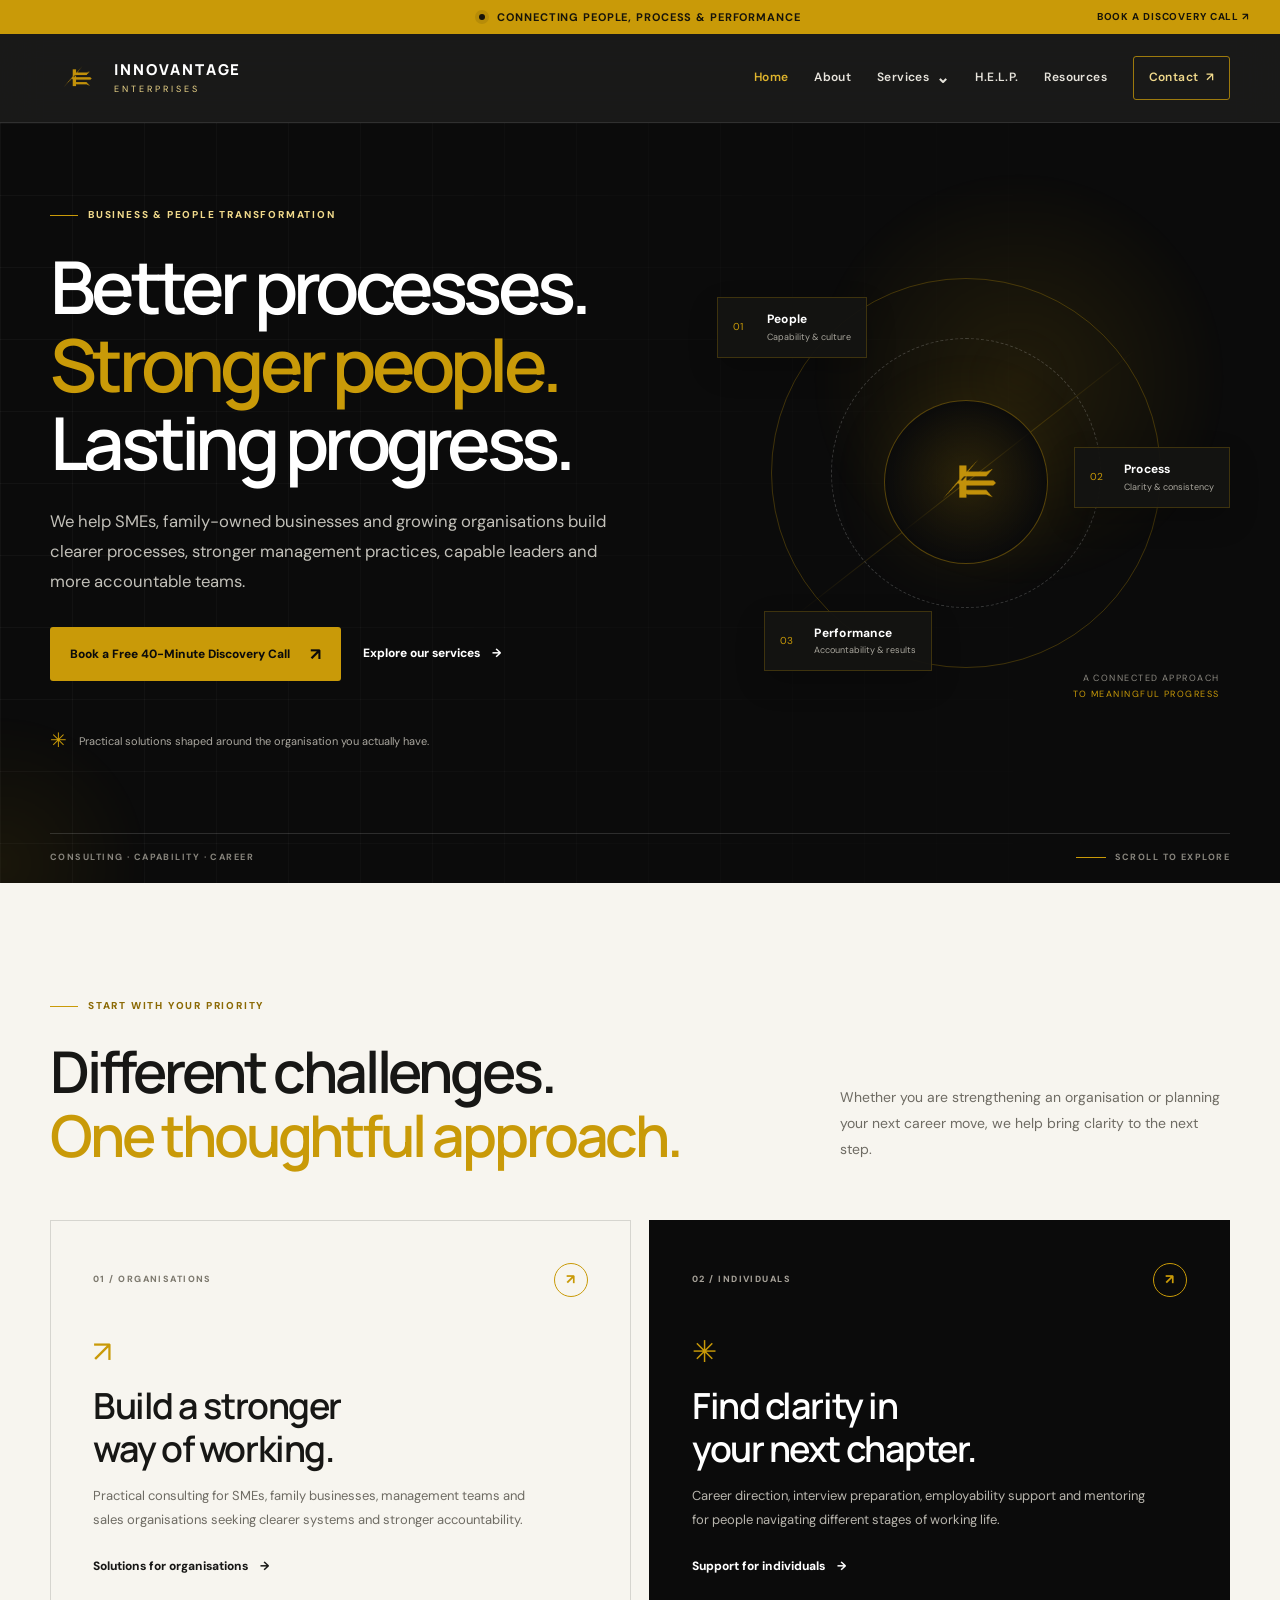
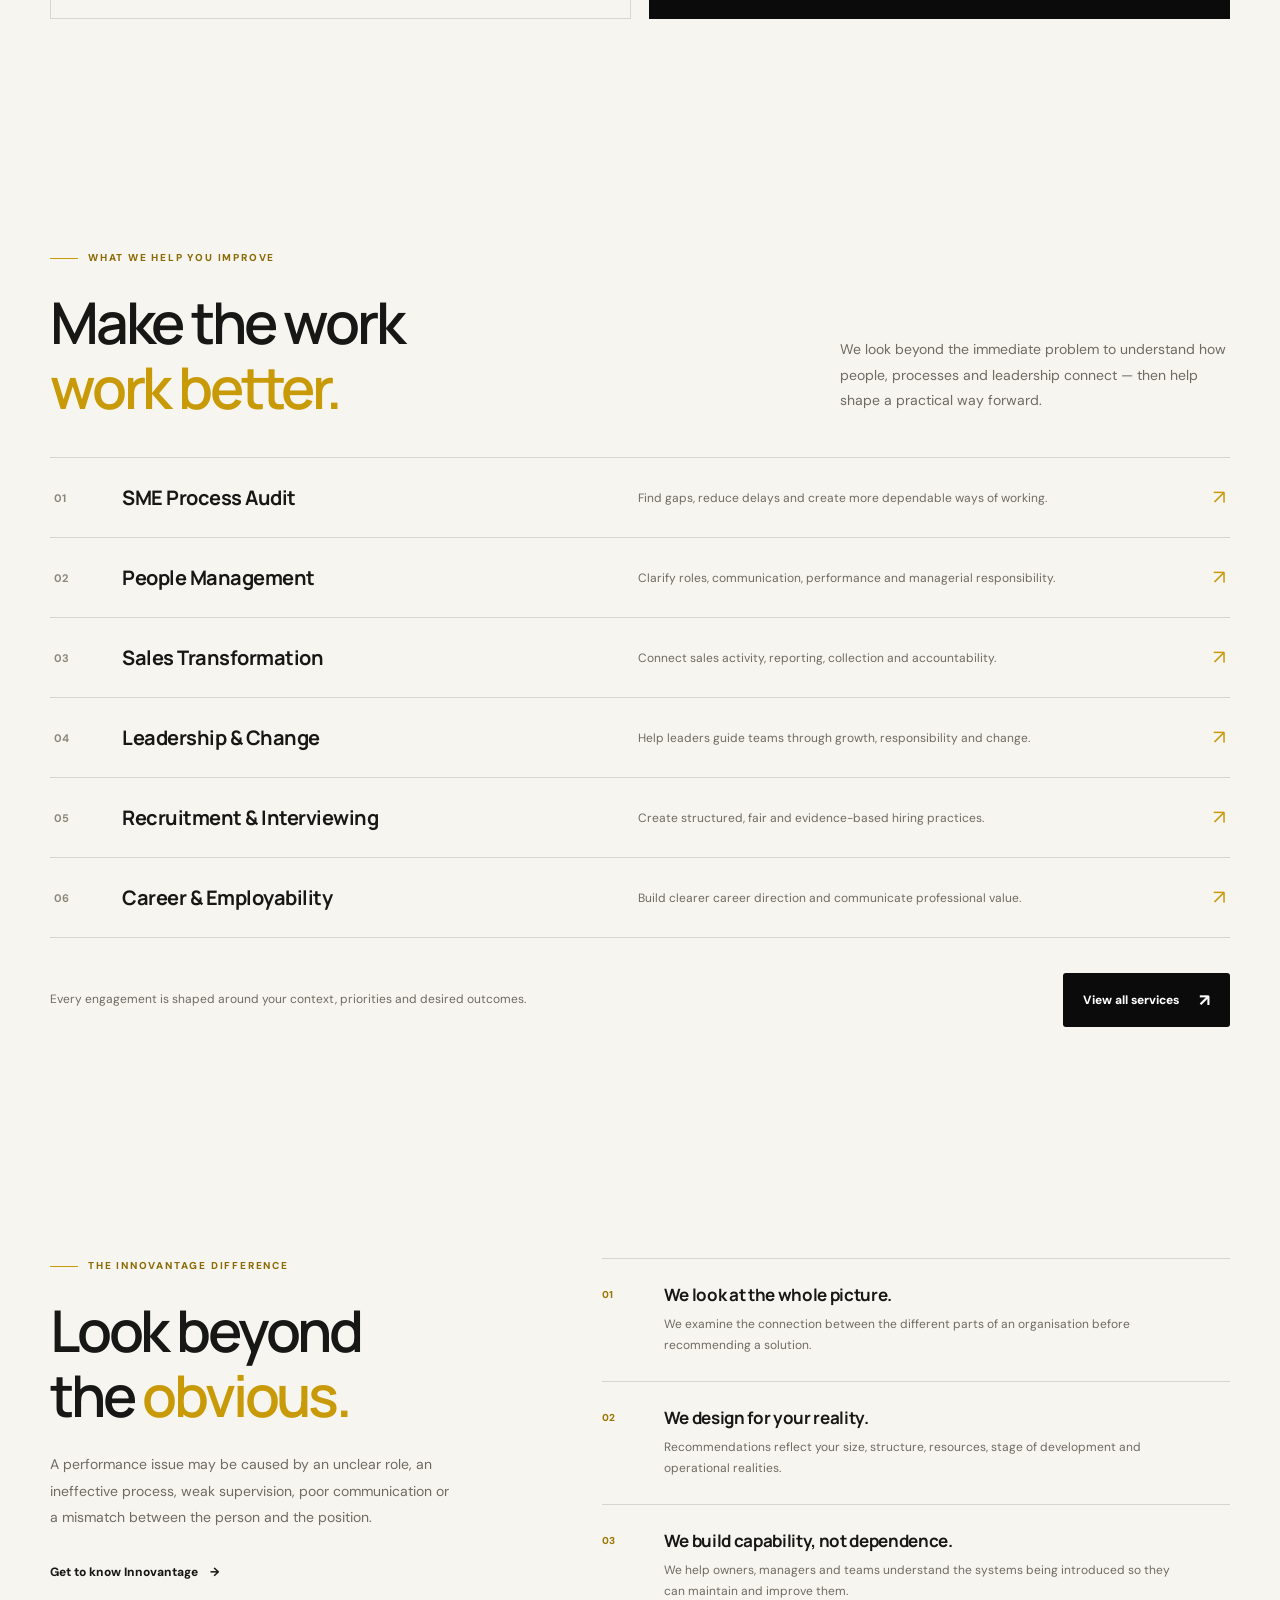
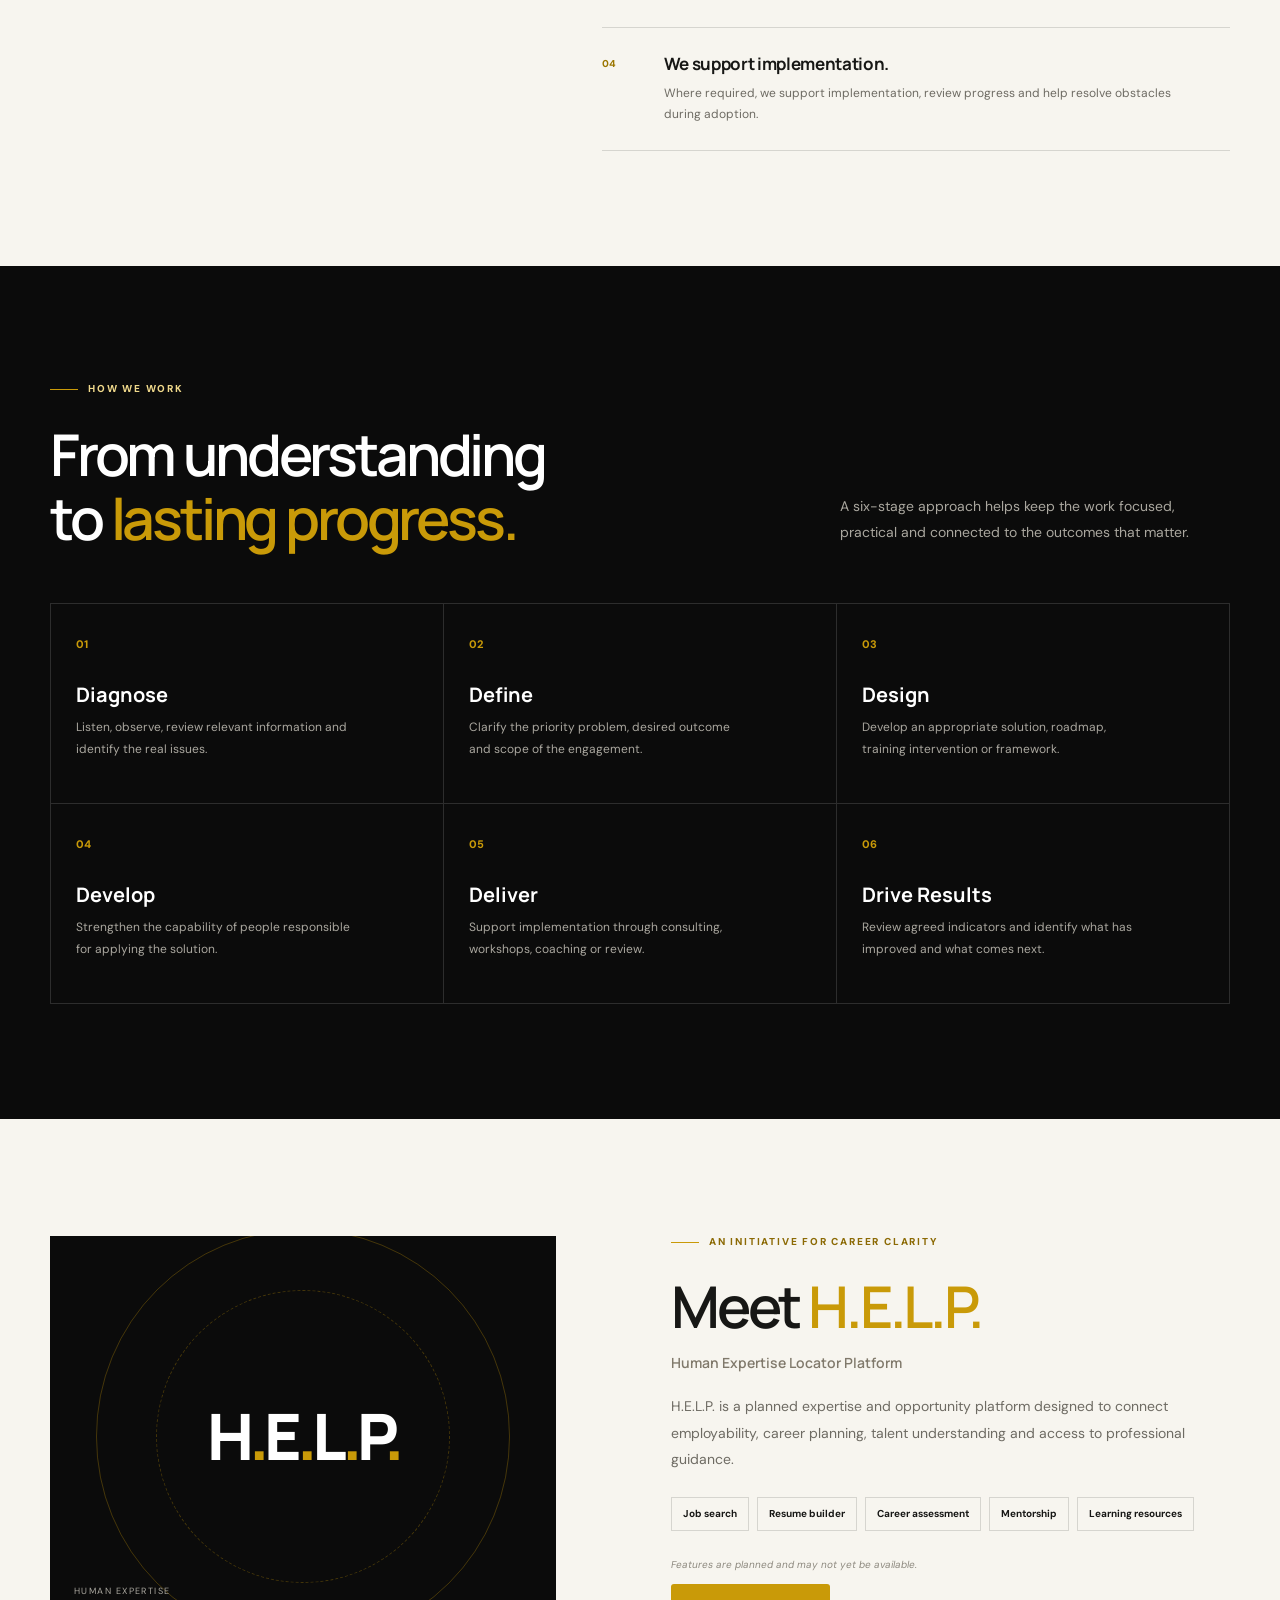
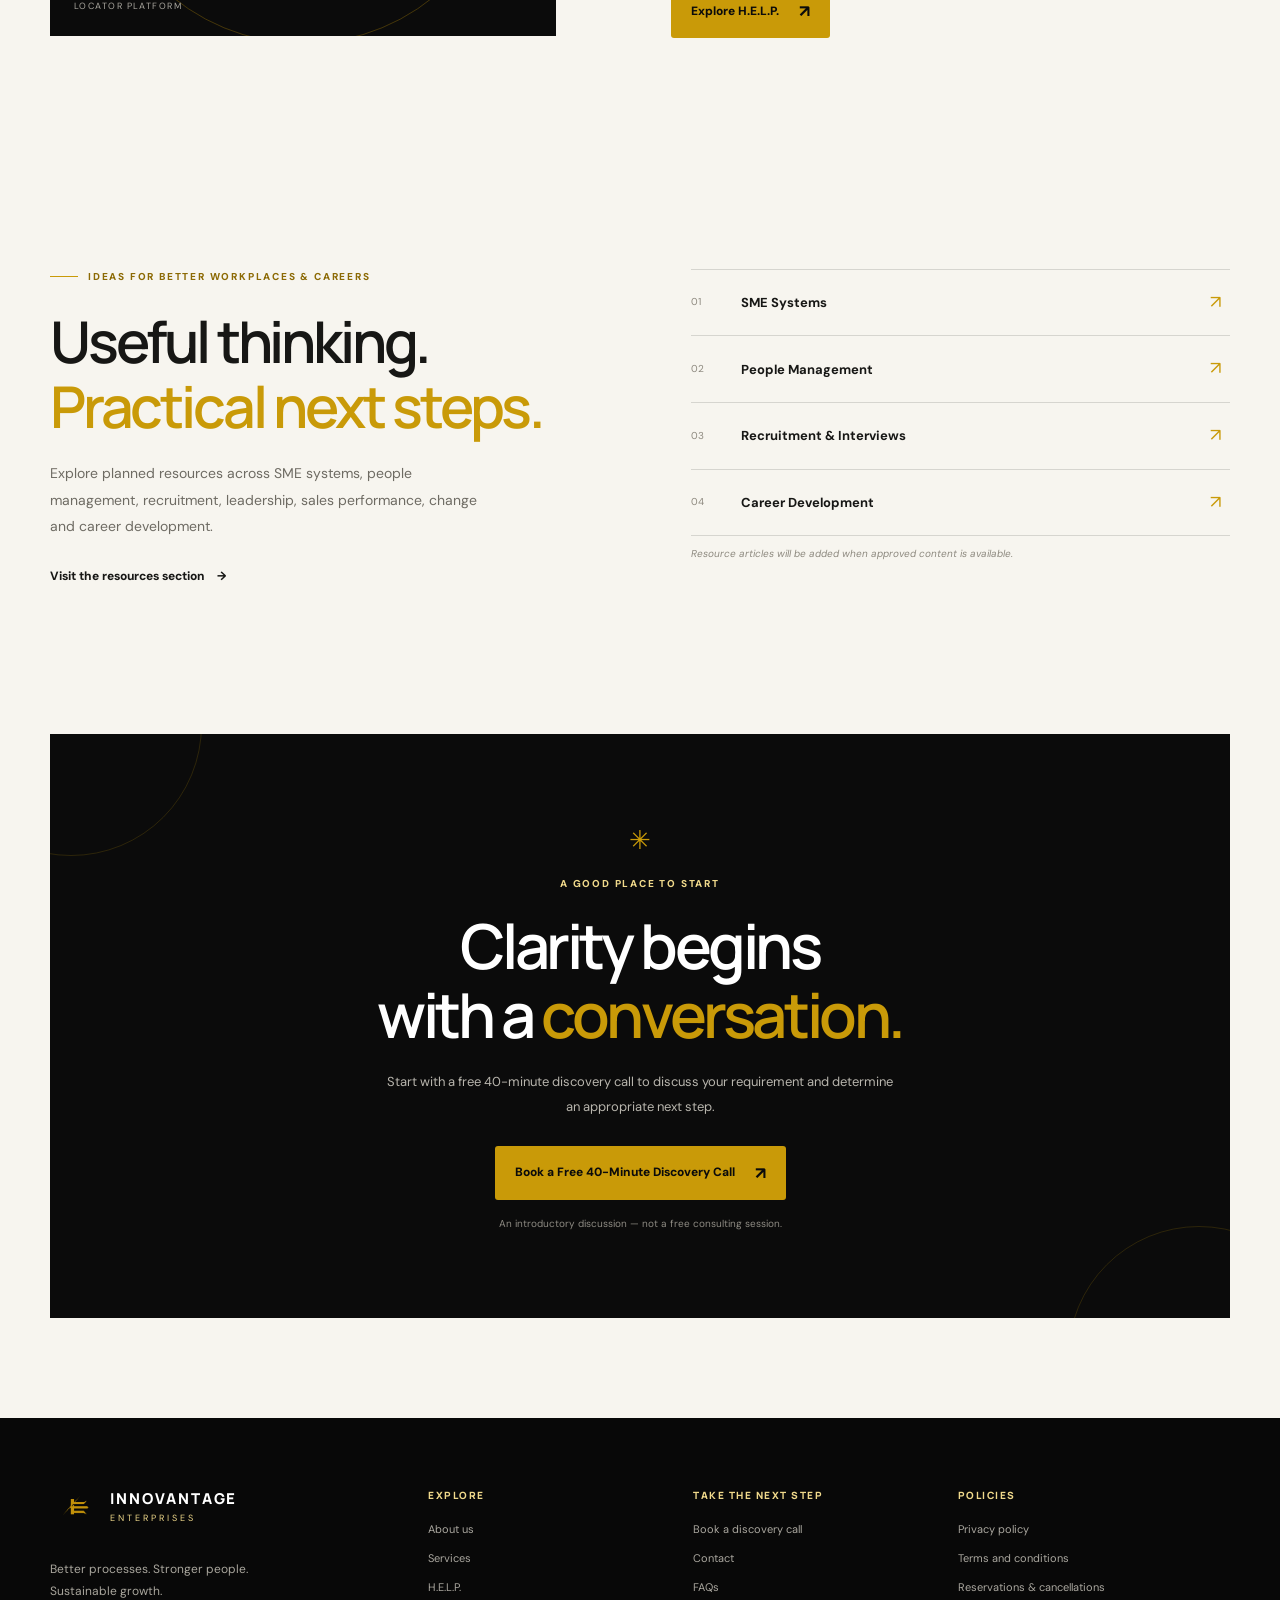
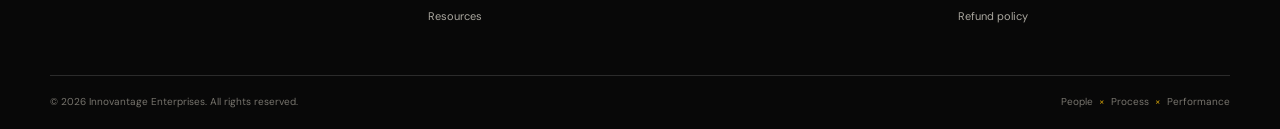
<file: index.html>
<!doctype html>
<html lang="en">
<head>
  <meta charset="utf-8">
  <meta name="viewport" content="width=device-width, initial-scale=1">
  <meta name="theme-color" content="#0b0b0b">
  <meta name="description" content="Innovantage helps SMEs and growing organisations strengthen the connection between people, process and performance through practical consulting, leadership development and career support.">
  <meta name="robots" content="index,follow">
  <title>Innovantage Enterprises | Better Processes. Stronger People.</title>
  <link rel="icon" href="assets/innovantage-logo.png" type="image/png">
  <link rel="preconnect" href="https://fonts.googleapis.com">
  <link rel="preconnect" href="https://fonts.gstatic.com" crossorigin>
  <link href="https://fonts.googleapis.com/css2?family=DM+Sans:wght@400;500;600;700&family=Manrope:wght@400;500;600;700;800&display=swap" rel="stylesheet">
  <link rel="stylesheet" href="css/styles.css">
  <script type="application/ld+json">
  {
    "@context":"https://schema.org",
    "@type":"Organization",
    "name":"Innovantage Enterprises Pvt. Ltd.",
    "description":"Business and people transformation consulting firm helping SMEs, family-owned businesses and growing organisations strengthen processes, management practices and leadership.",
    "logo":"assets/innovantage-logo.png"
  }
  </script>
  <script defer src="js/main.js"></script>
</head>
<body>
  <a class="skip-link" href="#main">Skip to content</a>
  <div class="announcement-bar">
    <span class="announcement-dot" aria-hidden="true"></span>
    <p>Connecting people, process &amp; performance</p>
    <a href="pages/book-a-call.html">Book a discovery call <span aria-hidden="true">↗</span></a>
  </div>

  <header class="site-header" data-header>
    <div class="container nav-wrap">
      <a class="brand" href="index.html" aria-label="Innovantage Enterprises home">
        <img src="assets/innovantage-logo.png" alt="Innovantage Enterprises logo" width="58" height="58">
        <span class="brand-copy"><strong>INNOVANTAGE</strong><small>ENTERPRISES</small></span>
      </a>
      <button class="menu-toggle" type="button" aria-expanded="false" aria-controls="primary-navigation" aria-label="Open navigation">
        <span></span><span></span><span></span>
      </button>
      <nav class="primary-nav" id="primary-navigation" aria-label="Primary navigation">
        <a class="nav-link is-active" href="index.html">Home</a>
        <a class="nav-link" href="pages/about.html">About</a>
        <div class="nav-dropdown">
          <button class="nav-link dropdown-trigger" type="button" aria-expanded="false">Services <span class="chevron" aria-hidden="true">⌄</span></button>
          <div class="dropdown-panel">
            <div><span class="dropdown-kicker">FOR ORGANISATIONS</span>
              <a href="pages/services.html#organisations">SME Process Audit</a>
              <a href="pages/services.html#organisations">People Management</a>
              <a href="pages/services.html#organisations">Sales Transformation</a>
              <a href="pages/services.html#organisations">Leadership &amp; Change</a>
            </div>
            <div><span class="dropdown-kicker">FOR INDIVIDUALS</span>
              <a href="pages/services.html#individuals">Interview Preparation</a>
              <a href="pages/services.html#individuals">Employability Support</a>
              <a href="pages/services.html#individuals">Career Direction</a>
              <a href="pages/services.html#individuals">Mentoring</a>
            </div>
            <a class="dropdown-all" href="pages/services.html">Explore all services <span aria-hidden="true">↗</span></a>
          </div>
        </div>
        <a class="nav-link" href="pages/help-platform.html">H.E.L.P.</a>
        <a class="nav-link" href="pages/resources.html">Resources</a>
        <a class="nav-link nav-contact" href="pages/contact.html">Contact <span aria-hidden="true">↗</span></a>
      </nav>
    </div>
  </header>

  <main id="main">
    <section class="hero hero-dark">
      <div class="hero-grid" aria-hidden="true"></div>
      <div class="hero-glow hero-glow-one" aria-hidden="true"></div>
      <div class="hero-glow hero-glow-two" aria-hidden="true"></div>
      <div class="container hero-layout">
        <div class="hero-content">
          <p class="eyebrow reveal"><span class="eyebrow-line"></span> BUSINESS &amp; PEOPLE TRANSFORMATION</p>
          <h1 class="hero-title reveal">Better processes.<br><em>Stronger people.</em><br>Lasting progress.</h1>
          <p class="hero-copy reveal">We help SMEs, family-owned businesses and growing organisations build clearer processes, stronger management practices, capable leaders and more accountable teams.</p>
          <div class="hero-actions reveal">
            <a class="button button-gold" href="pages/book-a-call.html">Book a Free 40-Minute Discovery Call <span aria-hidden="true">↗</span></a>
            <a class="text-link light-link" href="pages/services.html">Explore our services <span aria-hidden="true">→</span></a>
          </div>
          <div class="hero-note reveal"><span class="note-mark">✳</span><span>Practical solutions shaped around the organisation you actually have.</span></div>
        </div>
        <div class="hero-art reveal" aria-label="People, process and performance concept illustration">
          <div class="orbit orbit-outer"></div><div class="orbit orbit-inner"></div>
          <div class="art-crosshair"></div>
          <div class="art-center"><img src="assets/innovantage-logo.png" alt="" width="132" height="132"></div>
          <div class="orbit-label label-people"><span class="label-index">01</span><strong>People</strong><small>Capability &amp; culture</small></div>
          <div class="orbit-label label-process"><span class="label-index">02</span><strong>Process</strong><small>Clarity &amp; consistency</small></div>
          <div class="orbit-label label-performance"><span class="label-index">03</span><strong>Performance</strong><small>Accountability &amp; results</small></div>
          <div class="art-caption">A connected approach<br><span>to meaningful progress</span></div>
        </div>
      </div>
      <div class="hero-bottom container">
        <span>CONSULTING · CAPABILITY · CAREER</span><span class="scroll-cue"><span></span> SCROLL TO EXPLORE</span>
      </div>
    </section>

    <section class="audience-section section-pad">
      <div class="container">
        <div class="section-heading split-heading reveal">
          <div><p class="eyebrow"><span class="eyebrow-line"></span> START WITH YOUR PRIORITY</p><h2>Different challenges.<br><em>One thoughtful approach.</em></h2></div>
          <p>Whether you are strengthening an organisation or planning your next career move, we help bring clarity to the next step.</p>
        </div>
        <div class="audience-grid">
          <article class="audience-card reveal">
            <div class="card-topline"><span>01 / ORGANISATIONS</span><span class="circle-arrow" aria-hidden="true">↗</span></div>
            <div class="audience-icon" aria-hidden="true">↗</div>
            <h3>Build a stronger<br>way of working.</h3>
            <p>Practical consulting for SMEs, family businesses, management teams and sales organisations seeking clearer systems and stronger accountability.</p>
            <a class="text-link" href="pages/services.html#organisations">Solutions for organisations <span aria-hidden="true">→</span></a>
          </article>
          <article class="audience-card audience-card-dark reveal">
            <div class="card-topline"><span>02 / INDIVIDUALS</span><span class="circle-arrow" aria-hidden="true">↗</span></div>
            <div class="audience-icon" aria-hidden="true">✳</div>
            <h3>Find clarity in<br>your next chapter.</h3>
            <p>Career direction, interview preparation, employability support and mentoring for people navigating different stages of working life.</p>
            <a class="text-link light-link" href="pages/services.html#individuals">Support for individuals <span aria-hidden="true">→</span></a>
          </article>
        </div>
      </div>
    </section>

    <section class="services-section section-pad section-ivory">
      <div class="container">
        <div class="section-heading split-heading reveal">
          <div><p class="eyebrow"><span class="eyebrow-line"></span> WHAT WE HELP YOU IMPROVE</p><h2>Make the work<br><em>work better.</em></h2></div>
          <p>We look beyond the immediate problem to understand how people, processes and leadership connect — then help shape a practical way forward.</p>
        </div>
        <div class="service-list">
          <a class="service-row reveal" href="pages/services.html#process-audit"><span class="service-number">01</span><span class="service-title">SME Process Audit</span><span class="service-description">Find gaps, reduce delays and create more dependable ways of working.</span><span class="service-arrow" aria-hidden="true">↗</span></a>
          <a class="service-row reveal" href="pages/services.html#people-management"><span class="service-number">02</span><span class="service-title">People Management</span><span class="service-description">Clarify roles, communication, performance and managerial responsibility.</span><span class="service-arrow" aria-hidden="true">↗</span></a>
          <a class="service-row reveal" href="pages/services.html#sales-transformation"><span class="service-number">03</span><span class="service-title">Sales Transformation</span><span class="service-description">Connect sales activity, reporting, collection and accountability.</span><span class="service-arrow" aria-hidden="true">↗</span></a>
          <a class="service-row reveal" href="pages/services.html#leadership"><span class="service-number">04</span><span class="service-title">Leadership &amp; Change</span><span class="service-description">Help leaders guide teams through growth, responsibility and change.</span><span class="service-arrow" aria-hidden="true">↗</span></a>
          <a class="service-row reveal" href="pages/services.html#recruitment"><span class="service-number">05</span><span class="service-title">Recruitment &amp; Interviewing</span><span class="service-description">Create structured, fair and evidence-based hiring practices.</span><span class="service-arrow" aria-hidden="true">↗</span></a>
          <a class="service-row reveal" href="pages/services.html#career"><span class="service-number">06</span><span class="service-title">Career &amp; Employability</span><span class="service-description">Build clearer career direction and communicate professional value.</span><span class="service-arrow" aria-hidden="true">↗</span></a>
        </div>
        <div class="section-end reveal"><p>Every engagement is shaped around your context, priorities and desired outcomes.</p><a class="button button-dark" href="pages/services.html">View all services <span aria-hidden="true">↗</span></a></div>
      </div>
    </section>

    <section class="difference-section section-pad">
      <div class="container difference-layout">
        <div class="difference-intro reveal"><p class="eyebrow"><span class="eyebrow-line"></span> THE INNOVANTAGE DIFFERENCE</p><h2>Look beyond<br>the <em>obvious.</em></h2><p>A performance issue may be caused by an unclear role, an ineffective process, weak supervision, poor communication or a mismatch between the person and the position.</p><a class="text-link" href="pages/about.html">Get to know Innovantage <span aria-hidden="true">→</span></a></div>
        <div class="difference-points">
          <article class="difference-point reveal"><span>01</span><div><h3>We look at the whole picture.</h3><p>We examine the connection between the different parts of an organisation before recommending a solution.</p></div></article>
          <article class="difference-point reveal"><span>02</span><div><h3>We design for your reality.</h3><p>Recommendations reflect your size, structure, resources, stage of development and operational realities.</p></div></article>
          <article class="difference-point reveal"><span>03</span><div><h3>We build capability, not dependence.</h3><p>We help owners, managers and teams understand the systems being introduced so they can maintain and improve them.</p></div></article>
          <article class="difference-point reveal"><span>04</span><div><h3>We support implementation.</h3><p>Where required, we support implementation, review progress and help resolve obstacles during adoption.</p></div></article>
        </div>
      </div>
    </section>

    <section class="process-section section-pad section-dark">
      <div class="container">
        <div class="section-heading split-heading reveal">
          <div><p class="eyebrow"><span class="eyebrow-line"></span> HOW WE WORK</p><h2>From understanding<br>to <em>lasting progress.</em></h2></div>
          <p>A six-stage approach helps keep the work focused, practical and connected to the outcomes that matter.</p>
        </div>
        <div class="process-grid">
          <article class="process-step reveal"><span>01</span><h3>Diagnose</h3><p>Listen, observe, review relevant information and identify the real issues.</p></article>
          <article class="process-step reveal"><span>02</span><h3>Define</h3><p>Clarify the priority problem, desired outcome and scope of the engagement.</p></article>
          <article class="process-step reveal"><span>03</span><h3>Design</h3><p>Develop an appropriate solution, roadmap, training intervention or framework.</p></article>
          <article class="process-step reveal"><span>04</span><h3>Develop</h3><p>Strengthen the capability of people responsible for applying the solution.</p></article>
          <article class="process-step reveal"><span>05</span><h3>Deliver</h3><p>Support implementation through consulting, workshops, coaching or review.</p></article>
          <article class="process-step reveal"><span>06</span><h3>Drive Results</h3><p>Review agreed indicators and identify what has improved and what comes next.</p></article>
        </div>
      </div>
    </section>

    <section class="help-section section-pad">
      <div class="container help-layout">
        <div class="help-visual reveal"><div class="help-ring ring-a"></div><div class="help-ring ring-b"></div><div class="help-monogram">H<span>.</span>E<span>.</span>L<span>.</span>P<span>.</span></div><div class="help-visual-caption">HUMAN EXPERTISE<br>LOCATOR PLATFORM</div></div>
        <div class="help-copy reveal"><p class="eyebrow"><span class="eyebrow-line"></span> AN INITIATIVE FOR CAREER CLARITY</p><h2>Meet <em>H.E.L.P.</em></h2><h3>Human Expertise Locator Platform</h3><p>H.E.L.P. is a planned expertise and opportunity platform designed to connect employability, career planning, talent understanding and access to professional guidance.</p><div class="help-feature-list"><span>Job search</span><span>Resume builder</span><span>Career assessment</span><span>Mentorship</span><span>Learning resources</span></div><p class="small-note">Features are planned and may not yet be available.</p><a class="button button-gold" href="pages/help-platform.html">Explore H.E.L.P. <span aria-hidden="true">↗</span></a></div>
      </div>
    </section>

    <section class="resources-band section-pad section-ivory">
      <div class="container resources-layout">
        <div class="resources-copy reveal"><p class="eyebrow"><span class="eyebrow-line"></span> IDEAS FOR BETTER WORKPLACES &amp; CAREERS</p><h2>Useful thinking.<br><em>Practical next steps.</em></h2><p>Explore planned resources across SME systems, people management, recruitment, leadership, sales performance, change and career development.</p><a class="text-link" href="pages/resources.html">Visit the resources section <span aria-hidden="true">→</span></a></div>
        <div class="resource-stack reveal"><div class="resource-item"><span>01</span><strong>SME Systems</strong><span aria-hidden="true">↗</span></div><div class="resource-item"><span>02</span><strong>People Management</strong><span aria-hidden="true">↗</span></div><div class="resource-item"><span>03</span><strong>Recruitment &amp; Interviews</strong><span aria-hidden="true">↗</span></div><div class="resource-item"><span>04</span><strong>Career Development</strong><span aria-hidden="true">↗</span></div><p class="small-note">Resource articles will be added when approved content is available.</p></div>
      </div>
    </section>

    <section class="cta-section section-pad">
      <div class="container cta-panel reveal"><div class="cta-star" aria-hidden="true">✳</div><p class="eyebrow">A GOOD PLACE TO START</p><h2>Clarity begins<br>with a <em>conversation.</em></h2><p>Start with a free 40-minute discovery call to discuss your requirement and determine an appropriate next step.</p><a class="button button-gold" href="pages/book-a-call.html">Book a Free 40-Minute Discovery Call <span aria-hidden="true">↗</span></a><span class="cta-footnote">An introductory discussion — not a free consulting session.</span></div>
    </section>
  </main>

  <footer class="site-footer">
    <div class="container footer-main">
      <div class="footer-brand-col"><a class="brand brand-footer" href="index.html"><img src="assets/innovantage-logo.png" alt="" width="54" height="54"><span class="brand-copy"><strong>INNOVANTAGE</strong><small>ENTERPRISES</small></span></a><p>Better processes. Stronger people. Sustainable growth.</p></div>
      <div class="footer-column"><h2>Explore</h2><a href="pages/about.html">About us</a><a href="pages/services.html">Services</a><a href="pages/help-platform.html">H.E.L.P.</a><a href="pages/resources.html">Resources</a></div>
      <div class="footer-column"><h2>Take the next step</h2><a href="pages/book-a-call.html">Book a discovery call</a><a href="pages/contact.html">Contact</a><a href="pages/faq.html">FAQs</a></div>
      <div class="footer-column"><h2>Policies</h2><a href="pages/privacy-policy.html">Privacy policy</a><a href="pages/terms.html">Terms and conditions</a><a href="pages/cancellations.html">Reservations &amp; cancellations</a><a href="pages/refunds.html">Refund policy</a></div>
    </div>
    <div class="container footer-bottom"><span>© <span data-year></span> Innovantage Enterprises. All rights reserved.</span><span>People <i>×</i> Process <i>×</i> Performance</span></div>
  </footer>
</body>
</html>
</file>
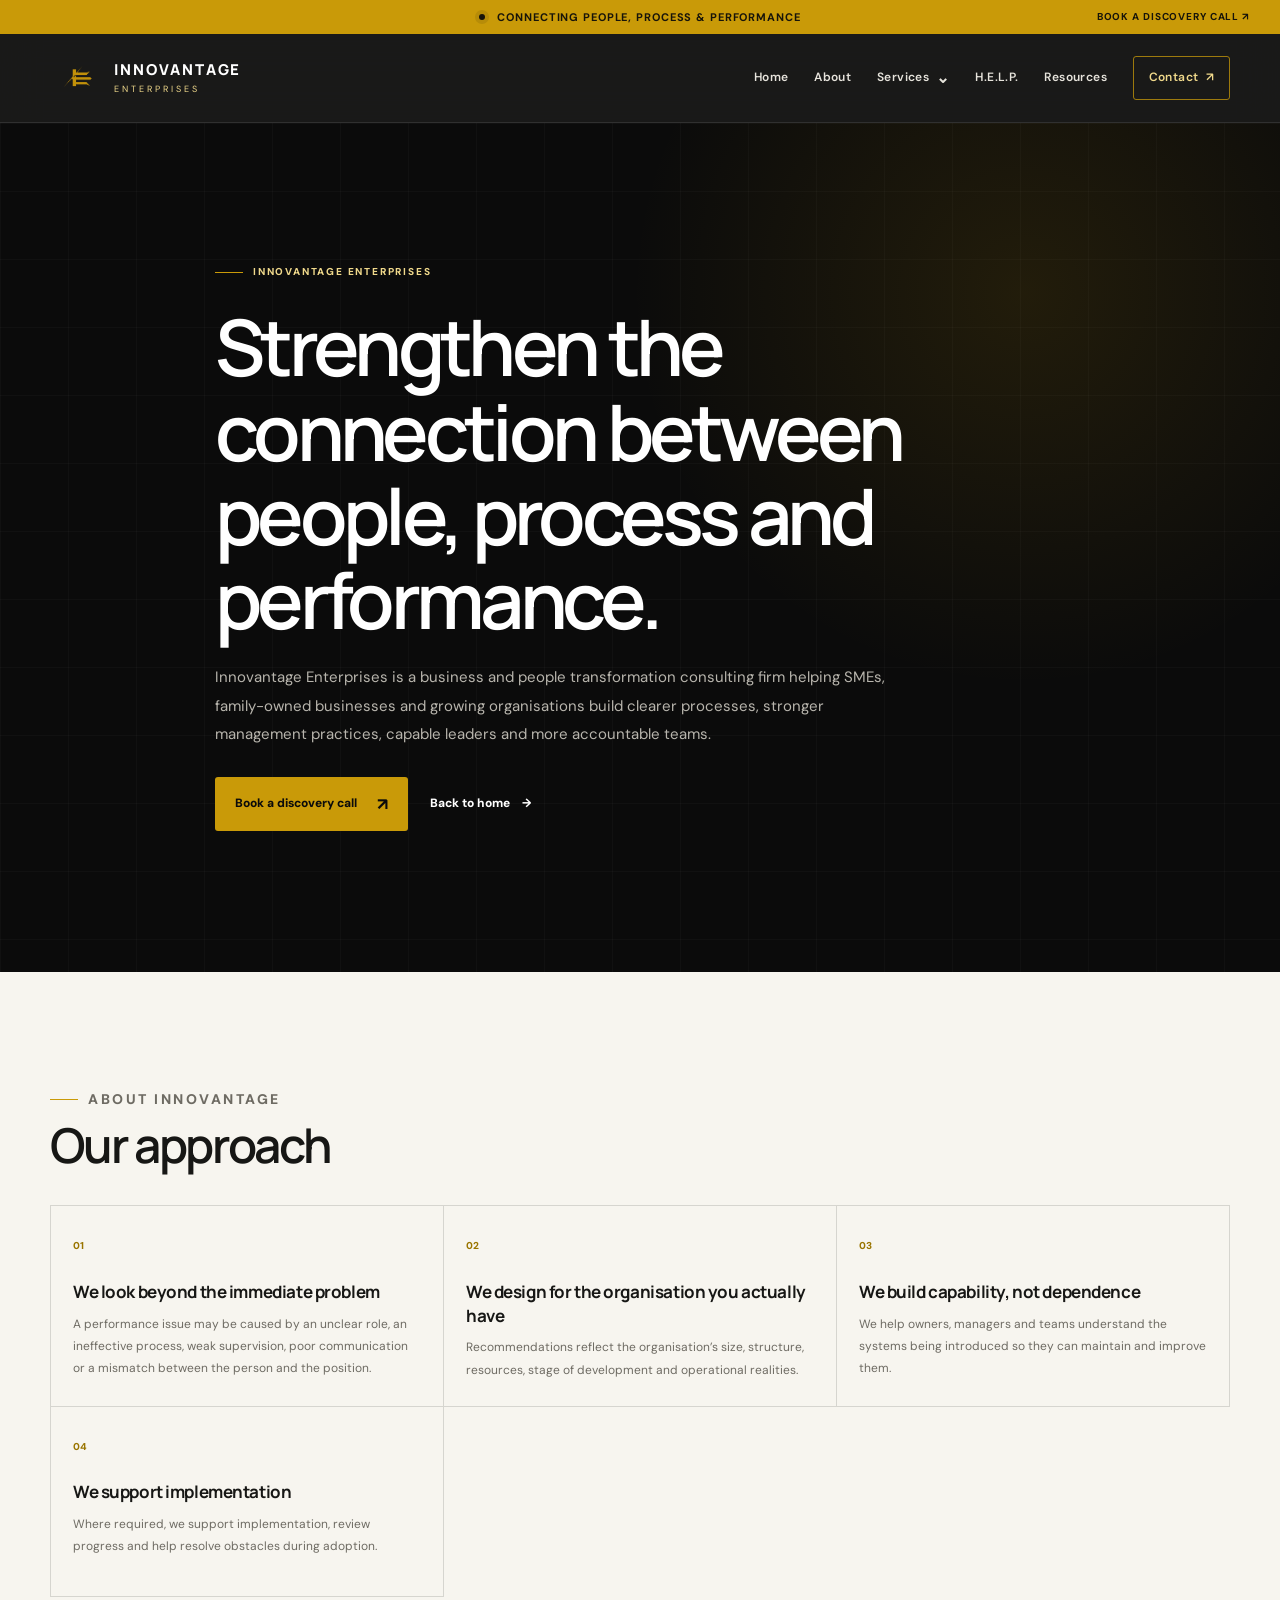
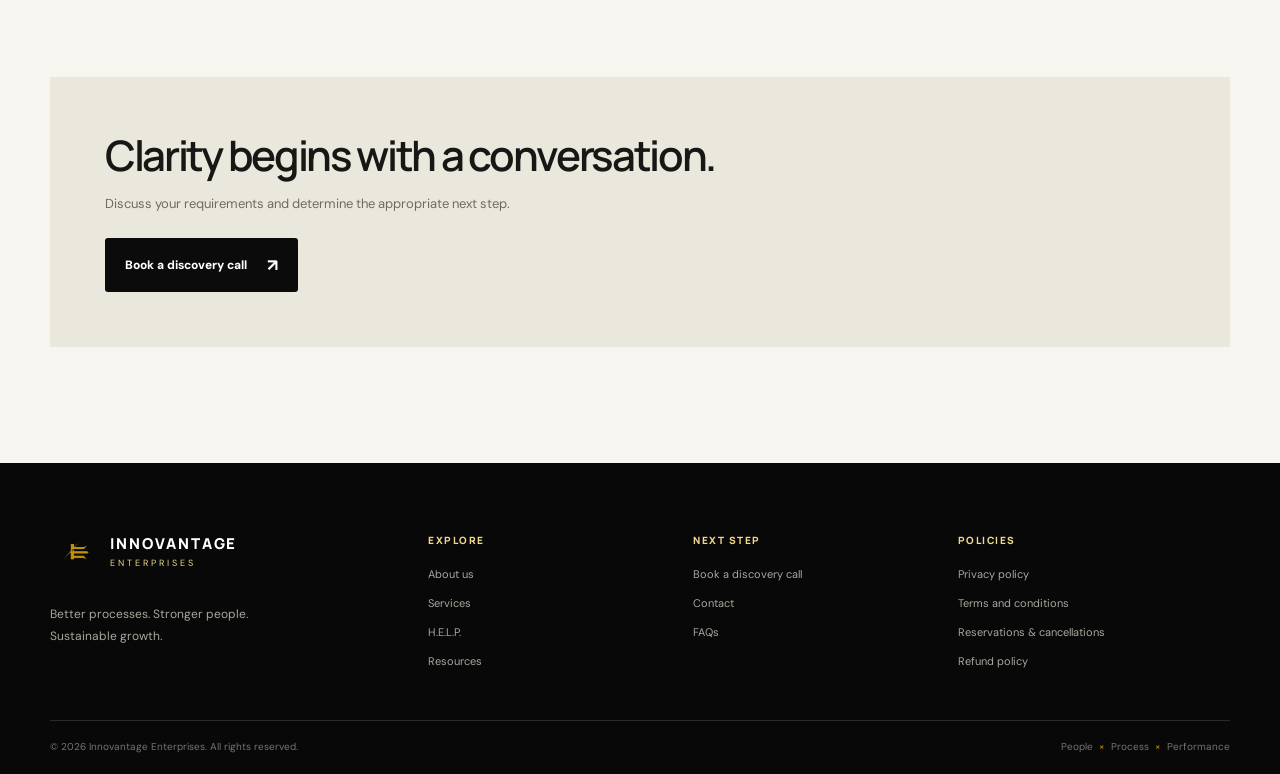
<file: pages/about.html>
<!doctype html>
    <html lang="en"><head>
    <meta charset="utf-8"><meta name="viewport" content="width=device-width, initial-scale=1">
    <meta name="theme-color" content="#0b0b0b">
    <meta name="description" content="Innovantage Enterprises is a business and people transformation consulting firm helping SMEs, family-owned businesses and growing organisations build clear">
    <meta name="robots" content="index,follow">
    <title>About Innovantage | Innovantage Enterprises</title>
    <link rel="icon" href="../assets/innovantage-logo.png" type="image/png">
    <link rel="preconnect" href="https://fonts.googleapis.com"><link rel="preconnect" href="https://fonts.gstatic.com" crossorigin>
    <link href="https://fonts.googleapis.com/css2?family=DM+Sans:wght@400;500;600;700&family=Manrope:wght@400;500;600;700;800&display=swap" rel="stylesheet">
    <link rel="stylesheet" href="../css/styles.css"><link rel="stylesheet" href="../css/inner-pages.css">
    <script defer src="../js/main.js"></script></head><body>
    <a class="skip-link" href="#main">Skip to content</a>
    <div class="announcement-bar"><span class="announcement-dot" aria-hidden="true"></span><p>Connecting people, process &amp; performance</p><a href="book-a-call.html">Book a discovery call <span aria-hidden="true">↗</span></a></div>
    <header class="site-header" data-header><div class="container nav-wrap">
      <a class="brand" href="../index.html" aria-label="Innovantage Enterprises home"><img src="../assets/innovantage-logo.png" alt="Innovantage Enterprises logo" width="58" height="58"><span class="brand-copy"><strong>INNOVANTAGE</strong><small>ENTERPRISES</small></span></a>
      <button class="menu-toggle" type="button" aria-expanded="false" aria-controls="primary-navigation" aria-label="Open navigation"><span></span><span></span><span></span></button>
      <nav class="primary-nav" id="primary-navigation" aria-label="Primary navigation">
        <a class="nav-link" href="../index.html">Home</a><a class="nav-link" href="about.html">About</a>
        <div class="nav-dropdown"><button class="nav-link dropdown-trigger" type="button" aria-expanded="false">Services <span class="chevron" aria-hidden="true">⌄</span></button>
          <div class="dropdown-panel"><div><span class="dropdown-kicker">FOR ORGANISATIONS</span><a href="services.html#organisations">SME Process Audit</a><a href="services.html#organisations">People Management</a><a href="services.html#organisations">Sales Transformation</a><a href="services.html#organisations">Leadership &amp; Change</a></div><div><span class="dropdown-kicker">FOR INDIVIDUALS</span><a href="services.html#individuals">Interview Preparation</a><a href="services.html#individuals">Employability Support</a><a href="services.html#individuals">Career Direction</a><a href="services.html#individuals">Mentoring</a></div><a class="dropdown-all" href="services.html">Explore all services <span aria-hidden="true">↗</span></a></div></div>
        <a class="nav-link" href="help-platform.html">H.E.L.P.</a><a class="nav-link" href="resources.html">Resources</a><a class="nav-link nav-contact" href="contact.html">Contact <span aria-hidden="true">↗</span></a>
      </nav></div></header>
    <main id="main">
      <section class="inner-hero section-dark"><div class="container inner-hero-content"><p class="eyebrow"><span class="eyebrow-line"></span> INNOVANTAGE ENTERPRISES</p><h1>Strengthen the connection between people, process and performance.</h1><p>Innovantage Enterprises is a business and people transformation consulting firm helping SMEs, family-owned businesses and growing organisations build clearer processes, stronger management practices, capable leaders and more accountable teams.</p><div class="inner-hero-links"><a class="button button-gold" href="book-a-call.html">Book a discovery call <span aria-hidden="true">↗</span></a><a class="text-link light-link" href="../index.html">Back to home <span aria-hidden="true">→</span></a></div></div></section>
      <section class="section-pad inner-content"><div class="container"><div class="section-heading"><p class="eyebrow"><span class="eyebrow-line"></span> ABOUT INNOVANTAGE</p><h2>Our approach</h2></div><div class="inner-card-grid"><article class="inner-card reveal"><span class="inner-card-index">01</span><h3>We look beyond the immediate problem</h3><p>A performance issue may be caused by an unclear role, an ineffective process, weak supervision, poor communication or a mismatch between the person and the position.</p></article>
<article class="inner-card reveal"><span class="inner-card-index">02</span><h3>We design for the organisation you actually have</h3><p>Recommendations reflect the organisation’s size, structure, resources, stage of development and operational realities.</p></article>
<article class="inner-card reveal"><span class="inner-card-index">03</span><h3>We build capability, not dependence</h3><p>We help owners, managers and teams understand the systems being introduced so they can maintain and improve them.</p></article>
<article class="inner-card reveal"><span class="inner-card-index">04</span><h3>We support implementation</h3><p>Where required, we support implementation, review progress and help resolve obstacles during adoption.</p></article></div><div class="inner-cta"><h2>Clarity begins with a conversation.</h2><p>Discuss your requirements and determine the appropriate next step.</p><a class="button button-dark" href="book-a-call.html">Book a discovery call <span aria-hidden="true">↗</span></a></div></div></section>
    </main>
    <footer class="site-footer"><div class="container footer-main"><div class="footer-brand-col"><a class="brand brand-footer" href="../index.html"><img src="../assets/innovantage-logo.png" alt="" width="54" height="54"><span class="brand-copy"><strong>INNOVANTAGE</strong><small>ENTERPRISES</small></span></a><p>Better processes. Stronger people. Sustainable growth.</p></div><div class="footer-column"><h2>Explore</h2><a href="about.html">About us</a><a href="services.html">Services</a><a href="help-platform.html">H.E.L.P.</a><a href="resources.html">Resources</a></div><div class="footer-column"><h2>Next step</h2><a href="book-a-call.html">Book a discovery call</a><a href="contact.html">Contact</a><a href="faq.html">FAQs</a></div><div class="footer-column"><h2>Policies</h2><a href="privacy-policy.html">Privacy policy</a><a href="terms.html">Terms and conditions</a><a href="cancellations.html">Reservations &amp; cancellations</a><a href="refunds.html">Refund policy</a></div></div><div class="container footer-bottom"><span>© <span data-year></span> Innovantage Enterprises. All rights reserved.</span><span>People <i>×</i> Process <i>×</i> Performance</span></div></footer>
    </body></html>
</file>
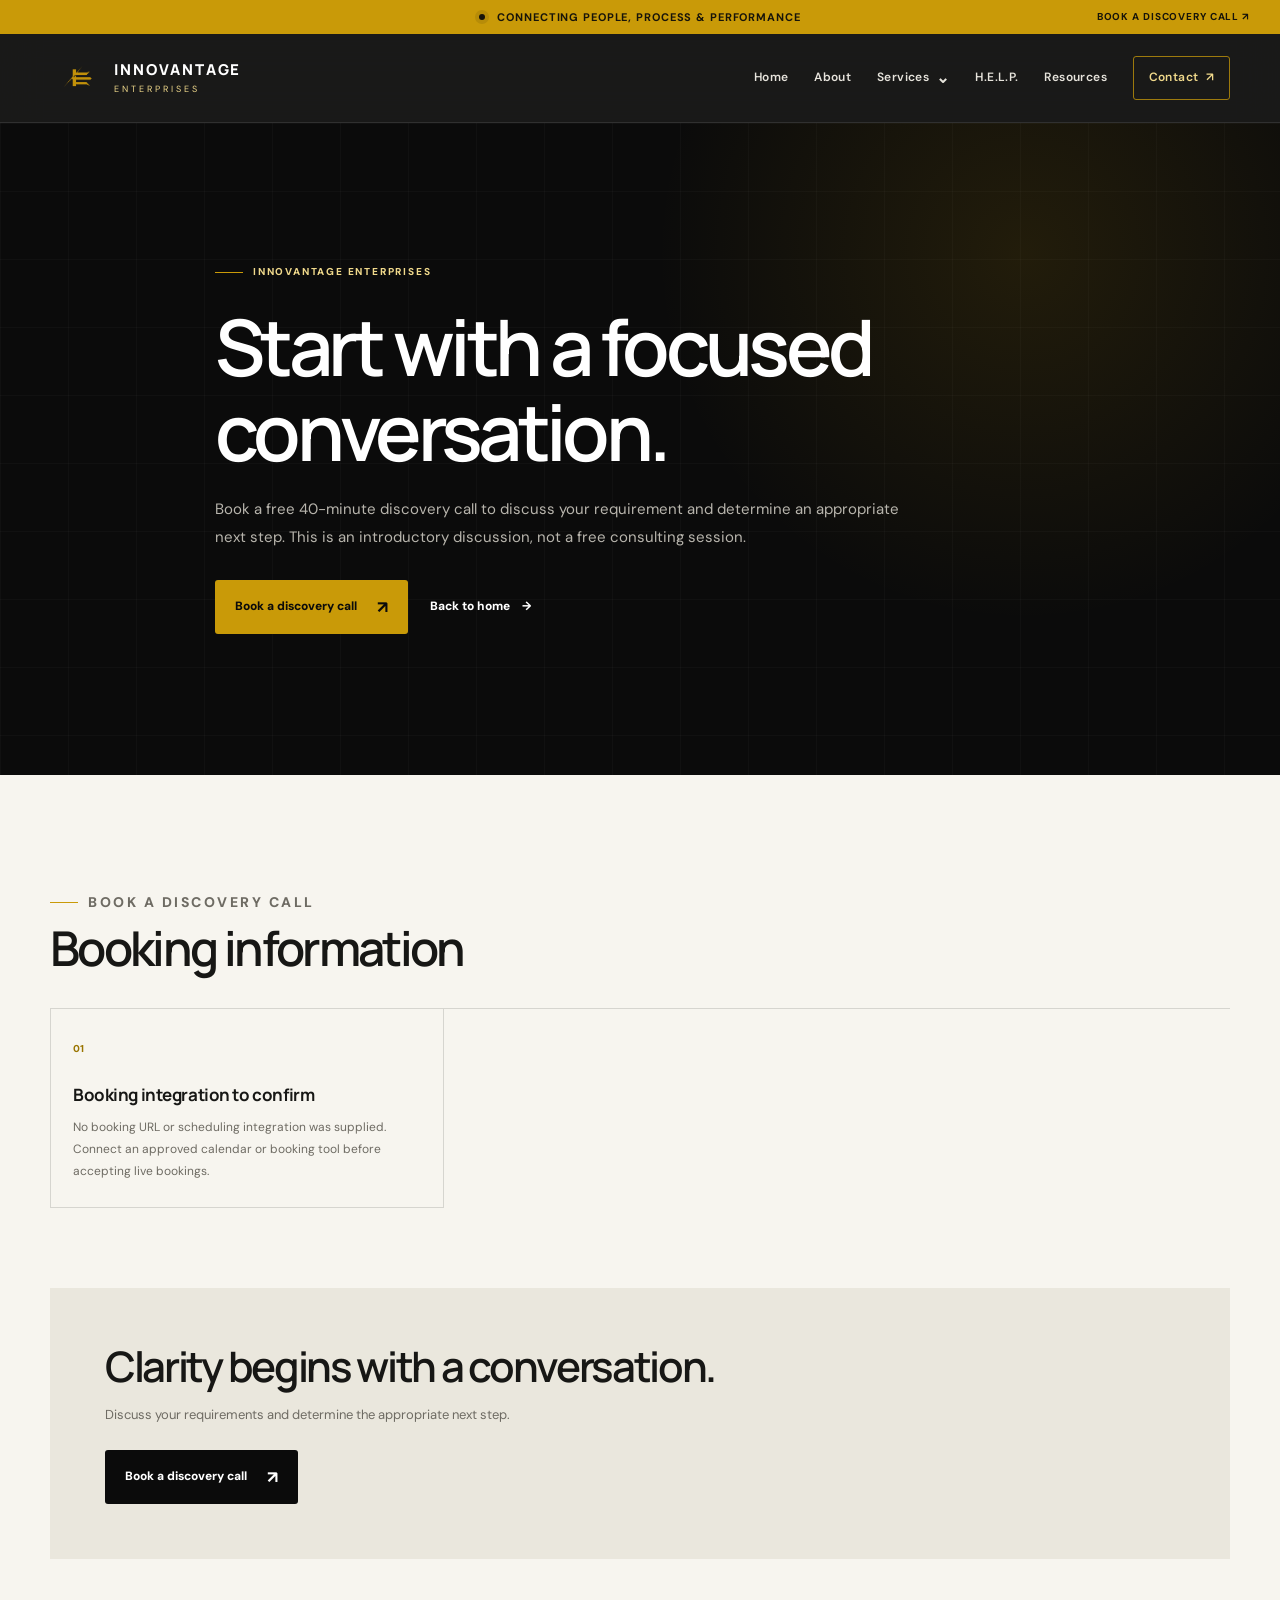
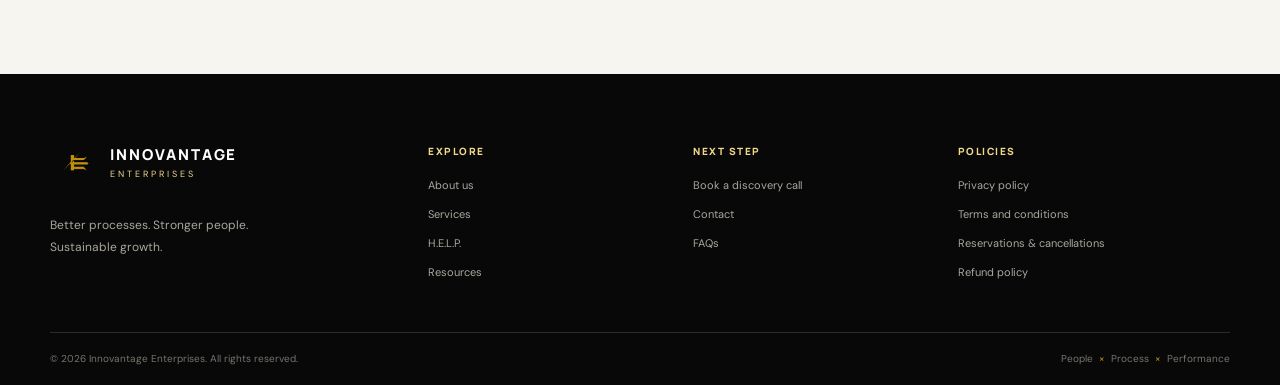
<file: pages/book-a-call.html>
<!doctype html>
<html lang="en"><head>
<meta charset="utf-8"><meta name="viewport" content="width=device-width, initial-scale=1">
<meta name="theme-color" content="#0b0b0b">
<meta name="description" content="Book a free 40-minute discovery call to discuss your requirement and determine an appropriate next step. This is an introductory discussion, not a free con">
<meta name="robots" content="index,follow">
<title>Book a Discovery Call | Innovantage Enterprises</title>
<link rel="icon" href="../assets/innovantage-logo.png" type="image/png">
<link rel="preconnect" href="https://fonts.googleapis.com"><link rel="preconnect" href="https://fonts.gstatic.com" crossorigin>
<link href="https://fonts.googleapis.com/css2?family=DM+Sans:wght@400;500;600;700&family=Manrope:wght@400;500;600;700;800&display=swap" rel="stylesheet">
<link rel="stylesheet" href="../css/styles.css"><link rel="stylesheet" href="../css/inner-pages.css">
<script defer src="../js/main.js"></script></head><body>
<a class="skip-link" href="#main">Skip to content</a>
<div class="announcement-bar"><span class="announcement-dot" aria-hidden="true"></span><p>Connecting people, process &amp; performance</p><a href="book-a-call.html">Book a discovery call <span aria-hidden="true">↗</span></a></div>
<header class="site-header" data-header><div class="container nav-wrap">
  <a class="brand" href="../index.html" aria-label="Innovantage Enterprises home"><img src="../assets/innovantage-logo.png" alt="Innovantage Enterprises logo" width="58" height="58"><span class="brand-copy"><strong>INNOVANTAGE</strong><small>ENTERPRISES</small></span></a>
  <button class="menu-toggle" type="button" aria-expanded="false" aria-controls="primary-navigation" aria-label="Open navigation"><span></span><span></span><span></span></button>
  <nav class="primary-nav" id="primary-navigation" aria-label="Primary navigation">
    <a class="nav-link" href="../index.html">Home</a><a class="nav-link" href="about.html">About</a>
    <div class="nav-dropdown"><button class="nav-link dropdown-trigger" type="button" aria-expanded="false">Services <span class="chevron" aria-hidden="true">⌄</span></button>
      <div class="dropdown-panel"><div><span class="dropdown-kicker">FOR ORGANISATIONS</span><a href="services.html#organisations">SME Process Audit</a><a href="services.html#organisations">People Management</a><a href="services.html#organisations">Sales Transformation</a><a href="services.html#organisations">Leadership &amp; Change</a></div><div><span class="dropdown-kicker">FOR INDIVIDUALS</span><a href="services.html#individuals">Interview Preparation</a><a href="services.html#individuals">Employability Support</a><a href="services.html#individuals">Career Direction</a><a href="services.html#individuals">Mentoring</a></div><a class="dropdown-all" href="services.html">Explore all services <span aria-hidden="true">↗</span></a></div></div>
    <a class="nav-link" href="help-platform.html">H.E.L.P.</a><a class="nav-link" href="resources.html">Resources</a><a class="nav-link nav-contact" href="contact.html">Contact <span aria-hidden="true">↗</span></a>
  </nav></div></header>
<main id="main">
  <section class="inner-hero section-dark"><div class="container inner-hero-content"><p class="eyebrow"><span class="eyebrow-line"></span> INNOVANTAGE ENTERPRISES</p><h1>Start with a focused conversation.</h1><p>Book a free 40-minute discovery call to discuss your requirement and determine an appropriate next step. This is an introductory discussion, not a free consulting session.</p><div class="inner-hero-links"><a class="button button-gold" href="book-a-call.html">Book a discovery call <span aria-hidden="true">↗</span></a><a class="text-link light-link" href="../index.html">Back to home <span aria-hidden="true">→</span></a></div></div></section>
  <section class="section-pad inner-content"><div class="container"><div class="section-heading"><p class="eyebrow"><span class="eyebrow-line"></span> BOOK A DISCOVERY CALL</p><h2>Booking information</h2></div><div class="inner-card-grid"><article class="inner-card reveal"><span class="inner-card-index">01</span><h3>Booking integration to confirm</h3><p>No booking URL or scheduling integration was supplied. Connect an approved calendar or booking tool before accepting live bookings.</p></article></div><div class="inner-cta"><h2>Clarity begins with a conversation.</h2><p>Discuss your requirements and determine the appropriate next step.</p><a class="button button-dark" href="book-a-call.html">Book a discovery call <span aria-hidden="true">↗</span></a></div></div></section>
</main>
<footer class="site-footer"><div class="container footer-main"><div class="footer-brand-col"><a class="brand brand-footer" href="../index.html"><img src="../assets/innovantage-logo.png" alt="" width="54" height="54"><span class="brand-copy"><strong>INNOVANTAGE</strong><small>ENTERPRISES</small></span></a><p>Better processes. Stronger people. Sustainable growth.</p></div><div class="footer-column"><h2>Explore</h2><a href="about.html">About us</a><a href="services.html">Services</a><a href="help-platform.html">H.E.L.P.</a><a href="resources.html">Resources</a></div><div class="footer-column"><h2>Next step</h2><a href="book-a-call.html">Book a discovery call</a><a href="contact.html">Contact</a><a href="faq.html">FAQs</a></div><div class="footer-column"><h2>Policies</h2><a href="privacy-policy.html">Privacy policy</a><a href="terms.html">Terms and conditions</a><a href="cancellations.html">Reservations &amp; cancellations</a><a href="refunds.html">Refund policy</a></div></div><div class="container footer-bottom"><span>© <span data-year></span> Innovantage Enterprises. All rights reserved.</span><span>People <i>×</i> Process <i>×</i> Performance</span></div></footer>
</body></html>
</file>
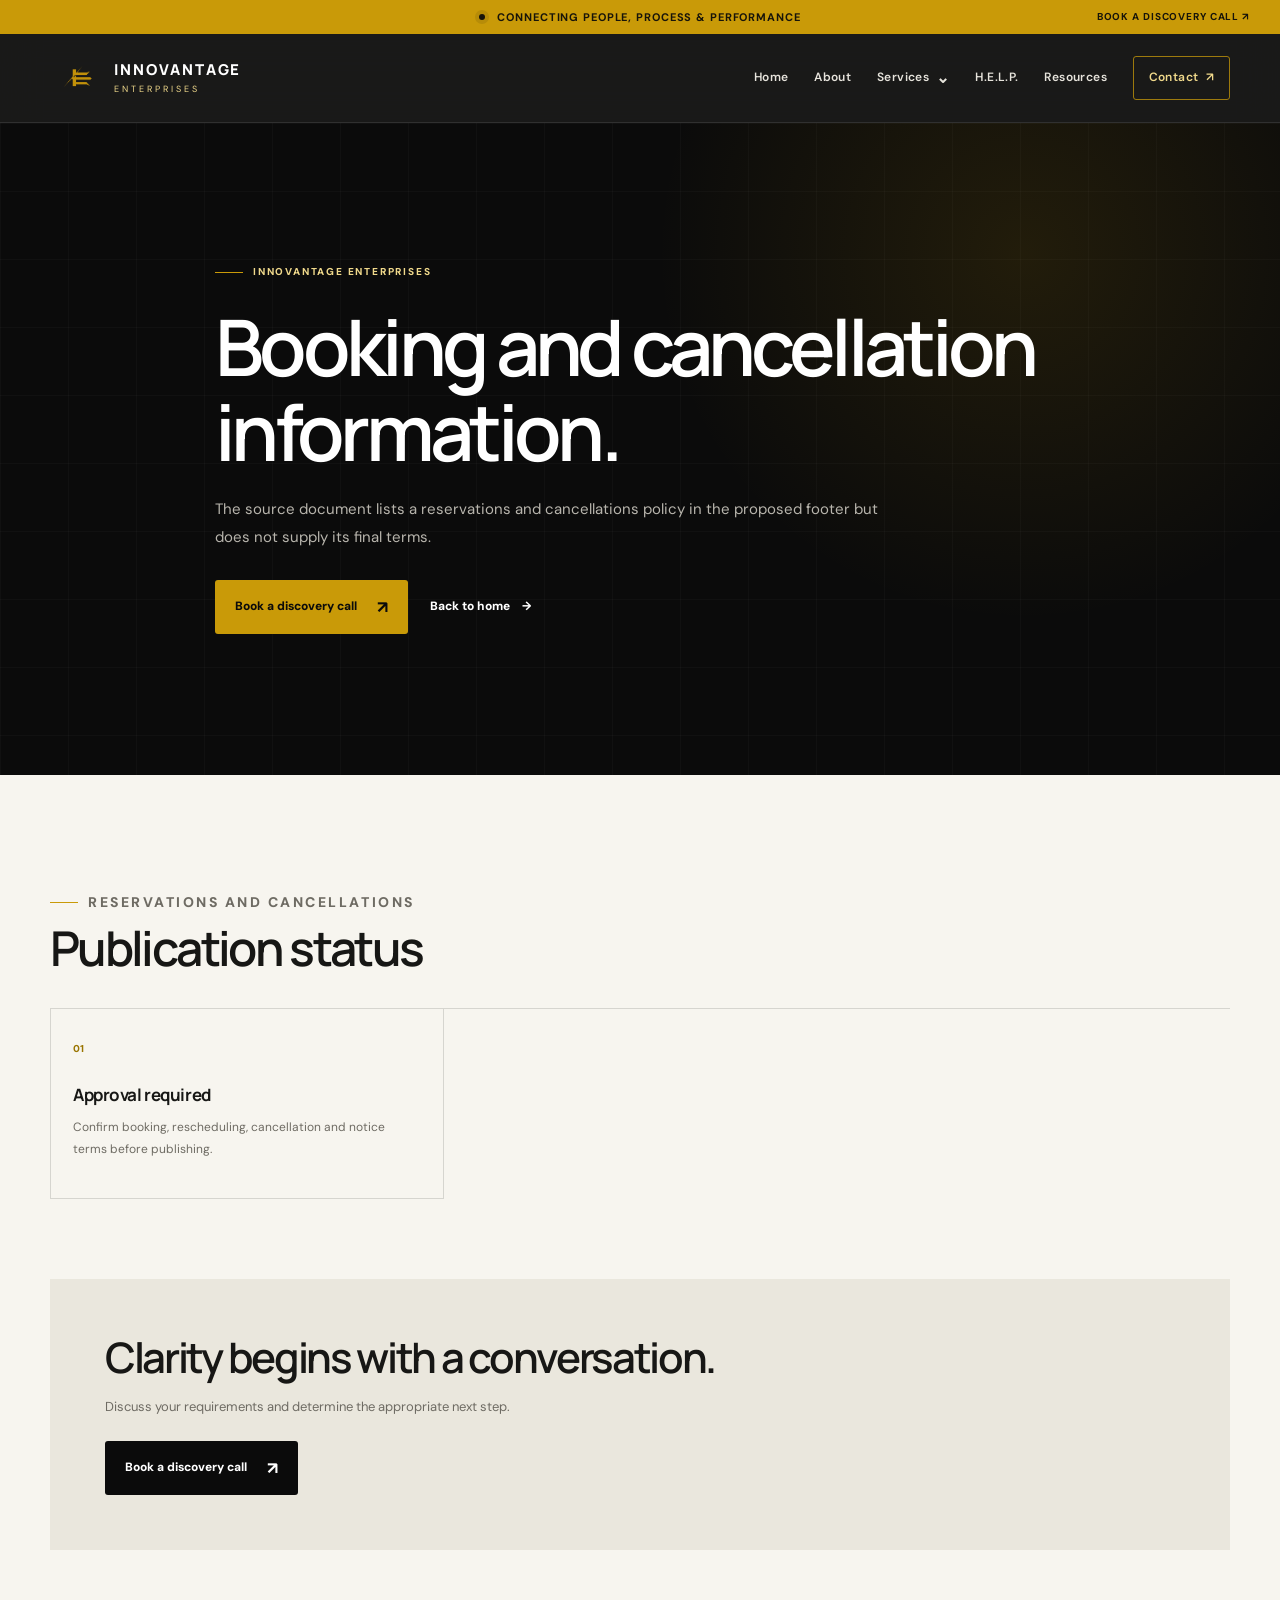
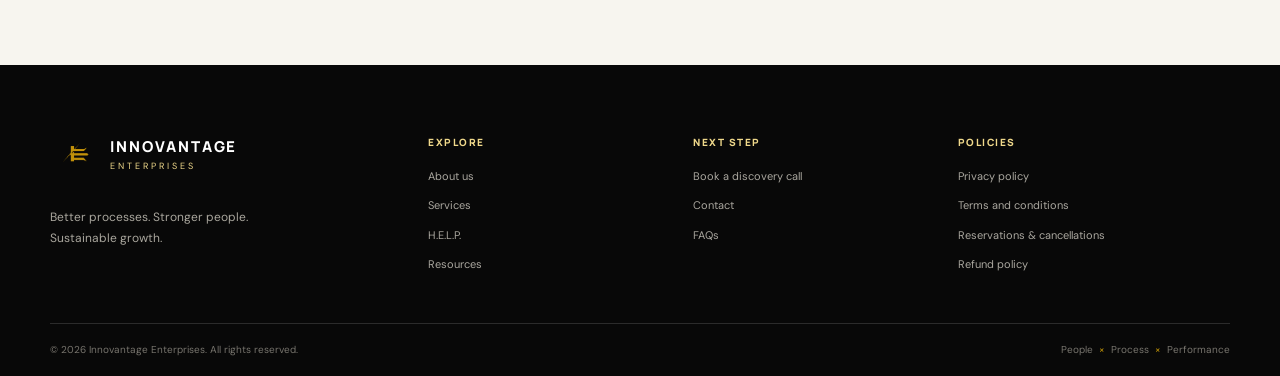
<file: pages/cancellations.html>
<!doctype html>
<html lang="en"><head>
<meta charset="utf-8"><meta name="viewport" content="width=device-width, initial-scale=1">
<meta name="theme-color" content="#0b0b0b">
<meta name="description" content="The source document lists a reservations and cancellations policy in the proposed footer but does not supply its final terms.">
<meta name="robots" content="index,follow">
<title>Reservations and Cancellations | Innovantage Enterprises</title>
<link rel="icon" href="../assets/innovantage-logo.png" type="image/png">
<link rel="preconnect" href="https://fonts.googleapis.com"><link rel="preconnect" href="https://fonts.gstatic.com" crossorigin>
<link href="https://fonts.googleapis.com/css2?family=DM+Sans:wght@400;500;600;700&family=Manrope:wght@400;500;600;700;800&display=swap" rel="stylesheet">
<link rel="stylesheet" href="../css/styles.css"><link rel="stylesheet" href="../css/inner-pages.css">
<script defer src="../js/main.js"></script></head><body>
<a class="skip-link" href="#main">Skip to content</a>
<div class="announcement-bar"><span class="announcement-dot" aria-hidden="true"></span><p>Connecting people, process &amp; performance</p><a href="book-a-call.html">Book a discovery call <span aria-hidden="true">↗</span></a></div>
<header class="site-header" data-header><div class="container nav-wrap">
  <a class="brand" href="../index.html" aria-label="Innovantage Enterprises home"><img src="../assets/innovantage-logo.png" alt="Innovantage Enterprises logo" width="58" height="58"><span class="brand-copy"><strong>INNOVANTAGE</strong><small>ENTERPRISES</small></span></a>
  <button class="menu-toggle" type="button" aria-expanded="false" aria-controls="primary-navigation" aria-label="Open navigation"><span></span><span></span><span></span></button>
  <nav class="primary-nav" id="primary-navigation" aria-label="Primary navigation">
    <a class="nav-link" href="../index.html">Home</a><a class="nav-link" href="about.html">About</a>
    <div class="nav-dropdown"><button class="nav-link dropdown-trigger" type="button" aria-expanded="false">Services <span class="chevron" aria-hidden="true">⌄</span></button>
      <div class="dropdown-panel"><div><span class="dropdown-kicker">FOR ORGANISATIONS</span><a href="services.html#organisations">SME Process Audit</a><a href="services.html#organisations">People Management</a><a href="services.html#organisations">Sales Transformation</a><a href="services.html#organisations">Leadership &amp; Change</a></div><div><span class="dropdown-kicker">FOR INDIVIDUALS</span><a href="services.html#individuals">Interview Preparation</a><a href="services.html#individuals">Employability Support</a><a href="services.html#individuals">Career Direction</a><a href="services.html#individuals">Mentoring</a></div><a class="dropdown-all" href="services.html">Explore all services <span aria-hidden="true">↗</span></a></div></div>
    <a class="nav-link" href="help-platform.html">H.E.L.P.</a><a class="nav-link" href="resources.html">Resources</a><a class="nav-link nav-contact" href="contact.html">Contact <span aria-hidden="true">↗</span></a>
  </nav></div></header>
<main id="main">
  <section class="inner-hero section-dark"><div class="container inner-hero-content"><p class="eyebrow"><span class="eyebrow-line"></span> INNOVANTAGE ENTERPRISES</p><h1>Booking and cancellation information.</h1><p>The source document lists a reservations and cancellations policy in the proposed footer but does not supply its final terms.</p><div class="inner-hero-links"><a class="button button-gold" href="book-a-call.html">Book a discovery call <span aria-hidden="true">↗</span></a><a class="text-link light-link" href="../index.html">Back to home <span aria-hidden="true">→</span></a></div></div></section>
  <section class="section-pad inner-content"><div class="container"><div class="section-heading"><p class="eyebrow"><span class="eyebrow-line"></span> RESERVATIONS AND CANCELLATIONS</p><h2>Publication status</h2></div><div class="inner-card-grid"><article class="inner-card reveal"><span class="inner-card-index">01</span><h3>Approval required</h3><p>Confirm booking, rescheduling, cancellation and notice terms before publishing.</p></article></div><div class="inner-cta"><h2>Clarity begins with a conversation.</h2><p>Discuss your requirements and determine the appropriate next step.</p><a class="button button-dark" href="book-a-call.html">Book a discovery call <span aria-hidden="true">↗</span></a></div></div></section>
</main>
<footer class="site-footer"><div class="container footer-main"><div class="footer-brand-col"><a class="brand brand-footer" href="../index.html"><img src="../assets/innovantage-logo.png" alt="" width="54" height="54"><span class="brand-copy"><strong>INNOVANTAGE</strong><small>ENTERPRISES</small></span></a><p>Better processes. Stronger people. Sustainable growth.</p></div><div class="footer-column"><h2>Explore</h2><a href="about.html">About us</a><a href="services.html">Services</a><a href="help-platform.html">H.E.L.P.</a><a href="resources.html">Resources</a></div><div class="footer-column"><h2>Next step</h2><a href="book-a-call.html">Book a discovery call</a><a href="contact.html">Contact</a><a href="faq.html">FAQs</a></div><div class="footer-column"><h2>Policies</h2><a href="privacy-policy.html">Privacy policy</a><a href="terms.html">Terms and conditions</a><a href="cancellations.html">Reservations &amp; cancellations</a><a href="refunds.html">Refund policy</a></div></div><div class="container footer-bottom"><span>© <span data-year></span> Innovantage Enterprises. All rights reserved.</span><span>People <i>×</i> Process <i>×</i> Performance</span></div></footer>
</body></html>
</file>
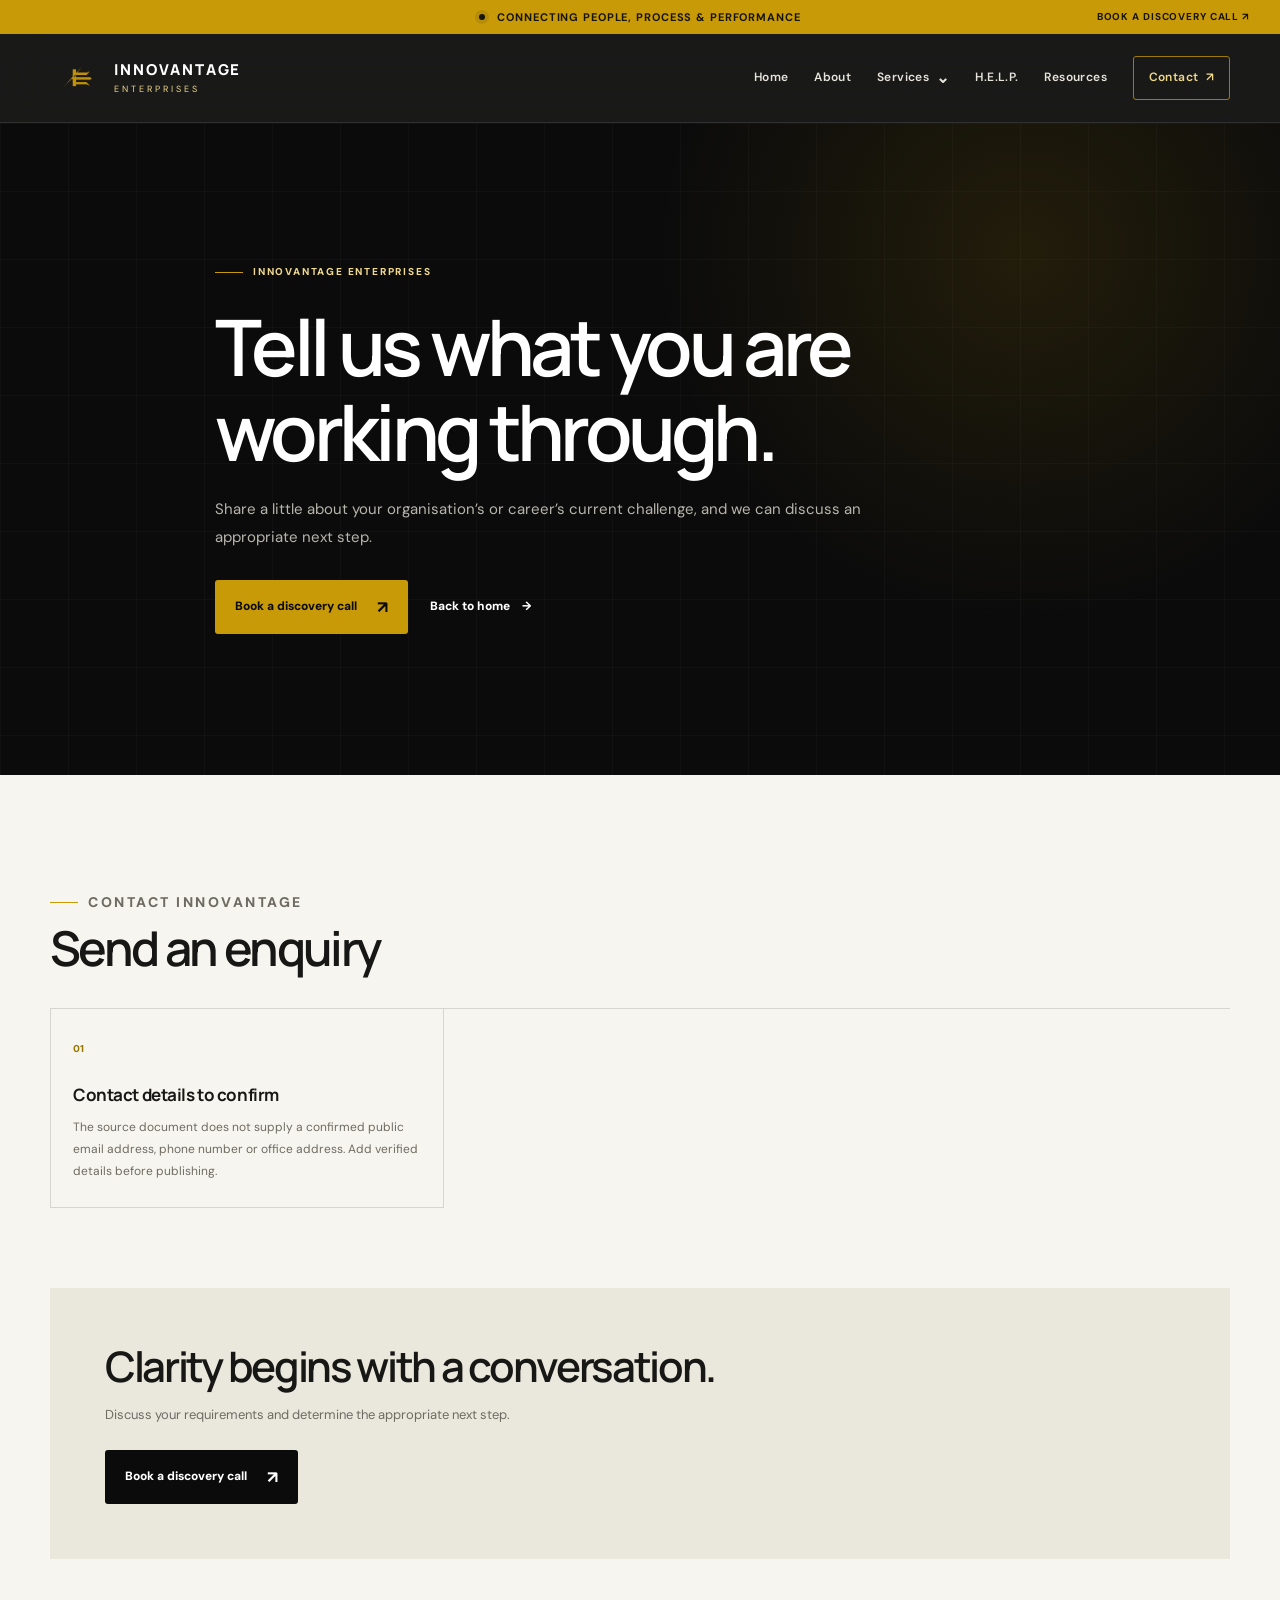
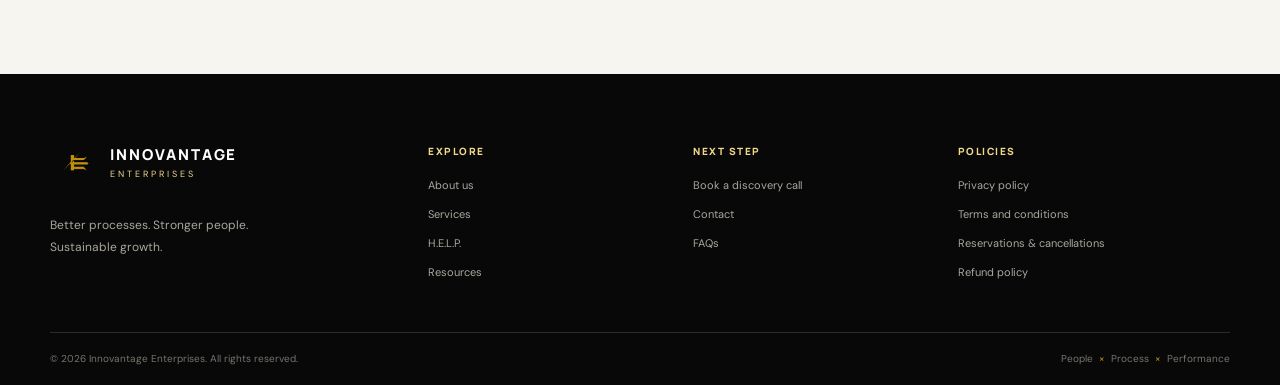
<file: pages/contact.html>
<!doctype html>
<html lang="en"><head>
<meta charset="utf-8"><meta name="viewport" content="width=device-width, initial-scale=1">
<meta name="theme-color" content="#0b0b0b">
<meta name="description" content="Share a little about your organisation’s or career’s current challenge, and we can discuss an appropriate next step.">
<meta name="robots" content="index,follow">
<title>Contact Innovantage | Innovantage Enterprises</title>
<link rel="icon" href="../assets/innovantage-logo.png" type="image/png">
<link rel="preconnect" href="https://fonts.googleapis.com"><link rel="preconnect" href="https://fonts.gstatic.com" crossorigin>
<link href="https://fonts.googleapis.com/css2?family=DM+Sans:wght@400;500;600;700&family=Manrope:wght@400;500;600;700;800&display=swap" rel="stylesheet">
<link rel="stylesheet" href="../css/styles.css"><link rel="stylesheet" href="../css/inner-pages.css">
<script defer src="../js/main.js"></script></head><body>
<a class="skip-link" href="#main">Skip to content</a>
<div class="announcement-bar"><span class="announcement-dot" aria-hidden="true"></span><p>Connecting people, process &amp; performance</p><a href="book-a-call.html">Book a discovery call <span aria-hidden="true">↗</span></a></div>
<header class="site-header" data-header><div class="container nav-wrap">
  <a class="brand" href="../index.html" aria-label="Innovantage Enterprises home"><img src="../assets/innovantage-logo.png" alt="Innovantage Enterprises logo" width="58" height="58"><span class="brand-copy"><strong>INNOVANTAGE</strong><small>ENTERPRISES</small></span></a>
  <button class="menu-toggle" type="button" aria-expanded="false" aria-controls="primary-navigation" aria-label="Open navigation"><span></span><span></span><span></span></button>
  <nav class="primary-nav" id="primary-navigation" aria-label="Primary navigation">
    <a class="nav-link" href="../index.html">Home</a><a class="nav-link" href="about.html">About</a>
    <div class="nav-dropdown"><button class="nav-link dropdown-trigger" type="button" aria-expanded="false">Services <span class="chevron" aria-hidden="true">⌄</span></button>
      <div class="dropdown-panel"><div><span class="dropdown-kicker">FOR ORGANISATIONS</span><a href="services.html#organisations">SME Process Audit</a><a href="services.html#organisations">People Management</a><a href="services.html#organisations">Sales Transformation</a><a href="services.html#organisations">Leadership &amp; Change</a></div><div><span class="dropdown-kicker">FOR INDIVIDUALS</span><a href="services.html#individuals">Interview Preparation</a><a href="services.html#individuals">Employability Support</a><a href="services.html#individuals">Career Direction</a><a href="services.html#individuals">Mentoring</a></div><a class="dropdown-all" href="services.html">Explore all services <span aria-hidden="true">↗</span></a></div></div>
    <a class="nav-link" href="help-platform.html">H.E.L.P.</a><a class="nav-link" href="resources.html">Resources</a><a class="nav-link nav-contact" href="contact.html">Contact <span aria-hidden="true">↗</span></a>
  </nav></div></header>
<main id="main">
  <section class="inner-hero section-dark"><div class="container inner-hero-content"><p class="eyebrow"><span class="eyebrow-line"></span> INNOVANTAGE ENTERPRISES</p><h1>Tell us what you are working through.</h1><p>Share a little about your organisation’s or career’s current challenge, and we can discuss an appropriate next step.</p><div class="inner-hero-links"><a class="button button-gold" href="book-a-call.html">Book a discovery call <span aria-hidden="true">↗</span></a><a class="text-link light-link" href="../index.html">Back to home <span aria-hidden="true">→</span></a></div></div></section>
  <section class="section-pad inner-content"><div class="container"><div class="section-heading"><p class="eyebrow"><span class="eyebrow-line"></span> CONTACT INNOVANTAGE</p><h2>Send an enquiry</h2></div><div class="inner-card-grid"><article class="inner-card reveal"><span class="inner-card-index">01</span><h3>Contact details to confirm</h3><p>The source document does not supply a confirmed public email address, phone number or office address. Add verified details before publishing.</p></article></div><div class="inner-cta"><h2>Clarity begins with a conversation.</h2><p>Discuss your requirements and determine the appropriate next step.</p><a class="button button-dark" href="book-a-call.html">Book a discovery call <span aria-hidden="true">↗</span></a></div></div></section>
</main>
<footer class="site-footer"><div class="container footer-main"><div class="footer-brand-col"><a class="brand brand-footer" href="../index.html"><img src="../assets/innovantage-logo.png" alt="" width="54" height="54"><span class="brand-copy"><strong>INNOVANTAGE</strong><small>ENTERPRISES</small></span></a><p>Better processes. Stronger people. Sustainable growth.</p></div><div class="footer-column"><h2>Explore</h2><a href="about.html">About us</a><a href="services.html">Services</a><a href="help-platform.html">H.E.L.P.</a><a href="resources.html">Resources</a></div><div class="footer-column"><h2>Next step</h2><a href="book-a-call.html">Book a discovery call</a><a href="contact.html">Contact</a><a href="faq.html">FAQs</a></div><div class="footer-column"><h2>Policies</h2><a href="privacy-policy.html">Privacy policy</a><a href="terms.html">Terms and conditions</a><a href="cancellations.html">Reservations &amp; cancellations</a><a href="refunds.html">Refund policy</a></div></div><div class="container footer-bottom"><span>© <span data-year></span> Innovantage Enterprises. All rights reserved.</span><span>People <i>×</i> Process <i>×</i> Performance</span></div></footer>
</body></html>
</file>
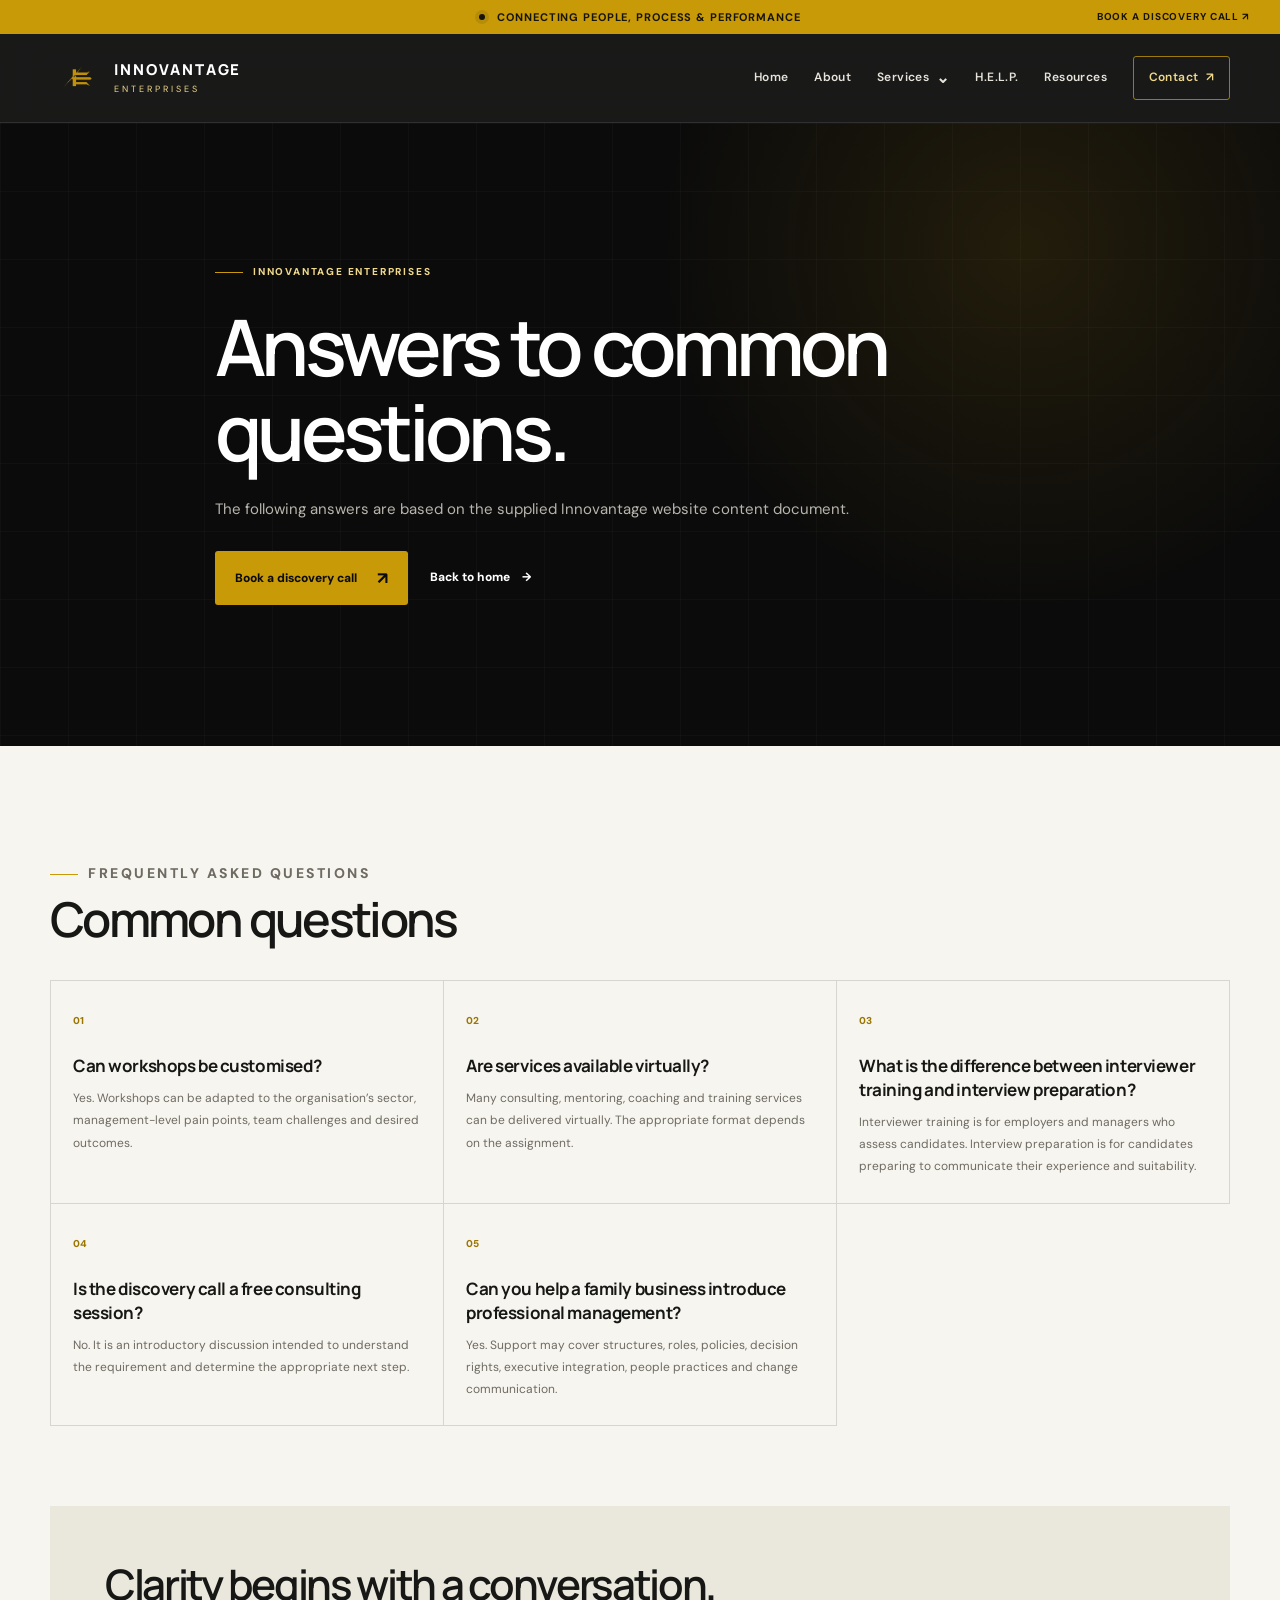
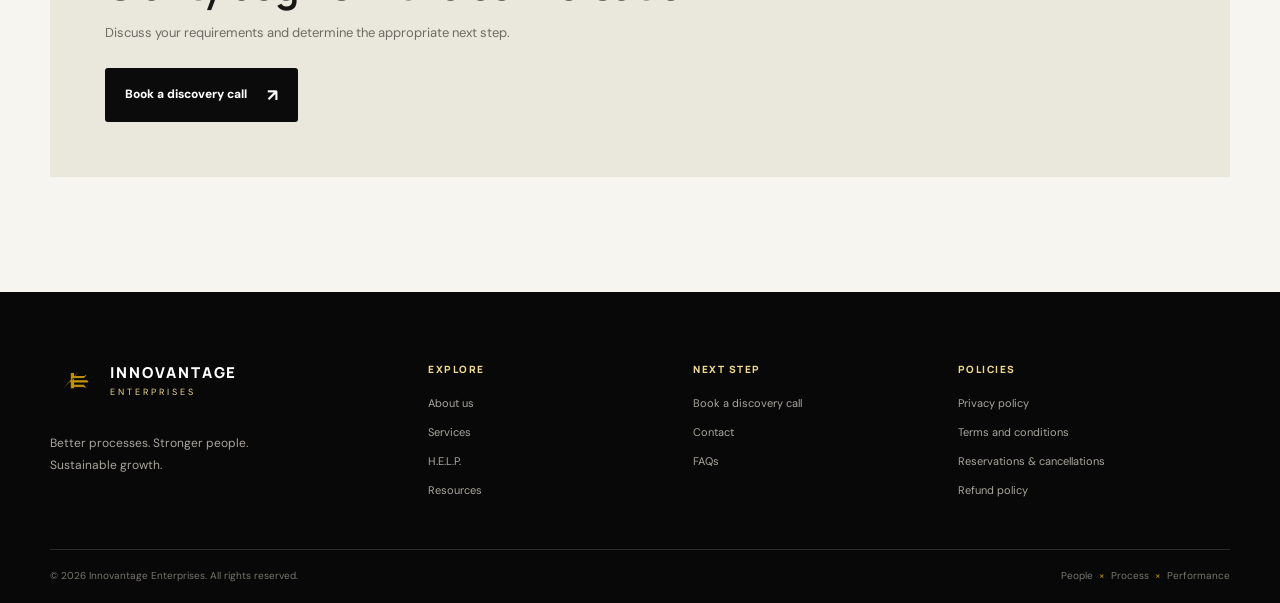
<file: pages/faq.html>
<!doctype html>
    <html lang="en"><head>
    <meta charset="utf-8"><meta name="viewport" content="width=device-width, initial-scale=1">
    <meta name="theme-color" content="#0b0b0b">
    <meta name="description" content="The following answers are based on the supplied Innovantage website content document.">
    <meta name="robots" content="index,follow">
    <title>Frequently Asked Questions | Innovantage Enterprises</title>
    <link rel="icon" href="../assets/innovantage-logo.png" type="image/png">
    <link rel="preconnect" href="https://fonts.googleapis.com"><link rel="preconnect" href="https://fonts.gstatic.com" crossorigin>
    <link href="https://fonts.googleapis.com/css2?family=DM+Sans:wght@400;500;600;700&family=Manrope:wght@400;500;600;700;800&display=swap" rel="stylesheet">
    <link rel="stylesheet" href="../css/styles.css"><link rel="stylesheet" href="../css/inner-pages.css">
    <script defer src="../js/main.js"></script></head><body>
    <a class="skip-link" href="#main">Skip to content</a>
    <div class="announcement-bar"><span class="announcement-dot" aria-hidden="true"></span><p>Connecting people, process &amp; performance</p><a href="book-a-call.html">Book a discovery call <span aria-hidden="true">↗</span></a></div>
    <header class="site-header" data-header><div class="container nav-wrap">
      <a class="brand" href="../index.html" aria-label="Innovantage Enterprises home"><img src="../assets/innovantage-logo.png" alt="Innovantage Enterprises logo" width="58" height="58"><span class="brand-copy"><strong>INNOVANTAGE</strong><small>ENTERPRISES</small></span></a>
      <button class="menu-toggle" type="button" aria-expanded="false" aria-controls="primary-navigation" aria-label="Open navigation"><span></span><span></span><span></span></button>
      <nav class="primary-nav" id="primary-navigation" aria-label="Primary navigation">
        <a class="nav-link" href="../index.html">Home</a><a class="nav-link" href="about.html">About</a>
        <div class="nav-dropdown"><button class="nav-link dropdown-trigger" type="button" aria-expanded="false">Services <span class="chevron" aria-hidden="true">⌄</span></button>
          <div class="dropdown-panel"><div><span class="dropdown-kicker">FOR ORGANISATIONS</span><a href="services.html#organisations">SME Process Audit</a><a href="services.html#organisations">People Management</a><a href="services.html#organisations">Sales Transformation</a><a href="services.html#organisations">Leadership &amp; Change</a></div><div><span class="dropdown-kicker">FOR INDIVIDUALS</span><a href="services.html#individuals">Interview Preparation</a><a href="services.html#individuals">Employability Support</a><a href="services.html#individuals">Career Direction</a><a href="services.html#individuals">Mentoring</a></div><a class="dropdown-all" href="services.html">Explore all services <span aria-hidden="true">↗</span></a></div></div>
        <a class="nav-link" href="help-platform.html">H.E.L.P.</a><a class="nav-link" href="resources.html">Resources</a><a class="nav-link nav-contact" href="contact.html">Contact <span aria-hidden="true">↗</span></a>
      </nav></div></header>
    <main id="main">
      <section class="inner-hero section-dark"><div class="container inner-hero-content"><p class="eyebrow"><span class="eyebrow-line"></span> INNOVANTAGE ENTERPRISES</p><h1>Answers to common questions.</h1><p>The following answers are based on the supplied Innovantage website content document.</p><div class="inner-hero-links"><a class="button button-gold" href="book-a-call.html">Book a discovery call <span aria-hidden="true">↗</span></a><a class="text-link light-link" href="../index.html">Back to home <span aria-hidden="true">→</span></a></div></div></section>
      <section class="section-pad inner-content"><div class="container"><div class="section-heading"><p class="eyebrow"><span class="eyebrow-line"></span> FREQUENTLY ASKED QUESTIONS</p><h2>Common questions</h2></div><div class="inner-card-grid"><article class="inner-card reveal"><span class="inner-card-index">01</span><h3>Can workshops be customised?</h3><p>Yes. Workshops can be adapted to the organisation’s sector, management-level pain points, team challenges and desired outcomes.</p></article>
<article class="inner-card reveal"><span class="inner-card-index">02</span><h3>Are services available virtually?</h3><p>Many consulting, mentoring, coaching and training services can be delivered virtually. The appropriate format depends on the assignment.</p></article>
<article class="inner-card reveal"><span class="inner-card-index">03</span><h3>What is the difference between interviewer training and interview preparation?</h3><p>Interviewer training is for employers and managers who assess candidates. Interview preparation is for candidates preparing to communicate their experience and suitability.</p></article>
<article class="inner-card reveal"><span class="inner-card-index">04</span><h3>Is the discovery call a free consulting session?</h3><p>No. It is an introductory discussion intended to understand the requirement and determine the appropriate next step.</p></article>
<article class="inner-card reveal"><span class="inner-card-index">05</span><h3>Can you help a family business introduce professional management?</h3><p>Yes. Support may cover structures, roles, policies, decision rights, executive integration, people practices and change communication.</p></article></div><div class="inner-cta"><h2>Clarity begins with a conversation.</h2><p>Discuss your requirements and determine the appropriate next step.</p><a class="button button-dark" href="book-a-call.html">Book a discovery call <span aria-hidden="true">↗</span></a></div></div></section>
    </main>
    <footer class="site-footer"><div class="container footer-main"><div class="footer-brand-col"><a class="brand brand-footer" href="../index.html"><img src="../assets/innovantage-logo.png" alt="" width="54" height="54"><span class="brand-copy"><strong>INNOVANTAGE</strong><small>ENTERPRISES</small></span></a><p>Better processes. Stronger people. Sustainable growth.</p></div><div class="footer-column"><h2>Explore</h2><a href="about.html">About us</a><a href="services.html">Services</a><a href="help-platform.html">H.E.L.P.</a><a href="resources.html">Resources</a></div><div class="footer-column"><h2>Next step</h2><a href="book-a-call.html">Book a discovery call</a><a href="contact.html">Contact</a><a href="faq.html">FAQs</a></div><div class="footer-column"><h2>Policies</h2><a href="privacy-policy.html">Privacy policy</a><a href="terms.html">Terms and conditions</a><a href="cancellations.html">Reservations &amp; cancellations</a><a href="refunds.html">Refund policy</a></div></div><div class="container footer-bottom"><span>© <span data-year></span> Innovantage Enterprises. All rights reserved.</span><span>People <i>×</i> Process <i>×</i> Performance</span></div></footer>
    </body></html>
</file>
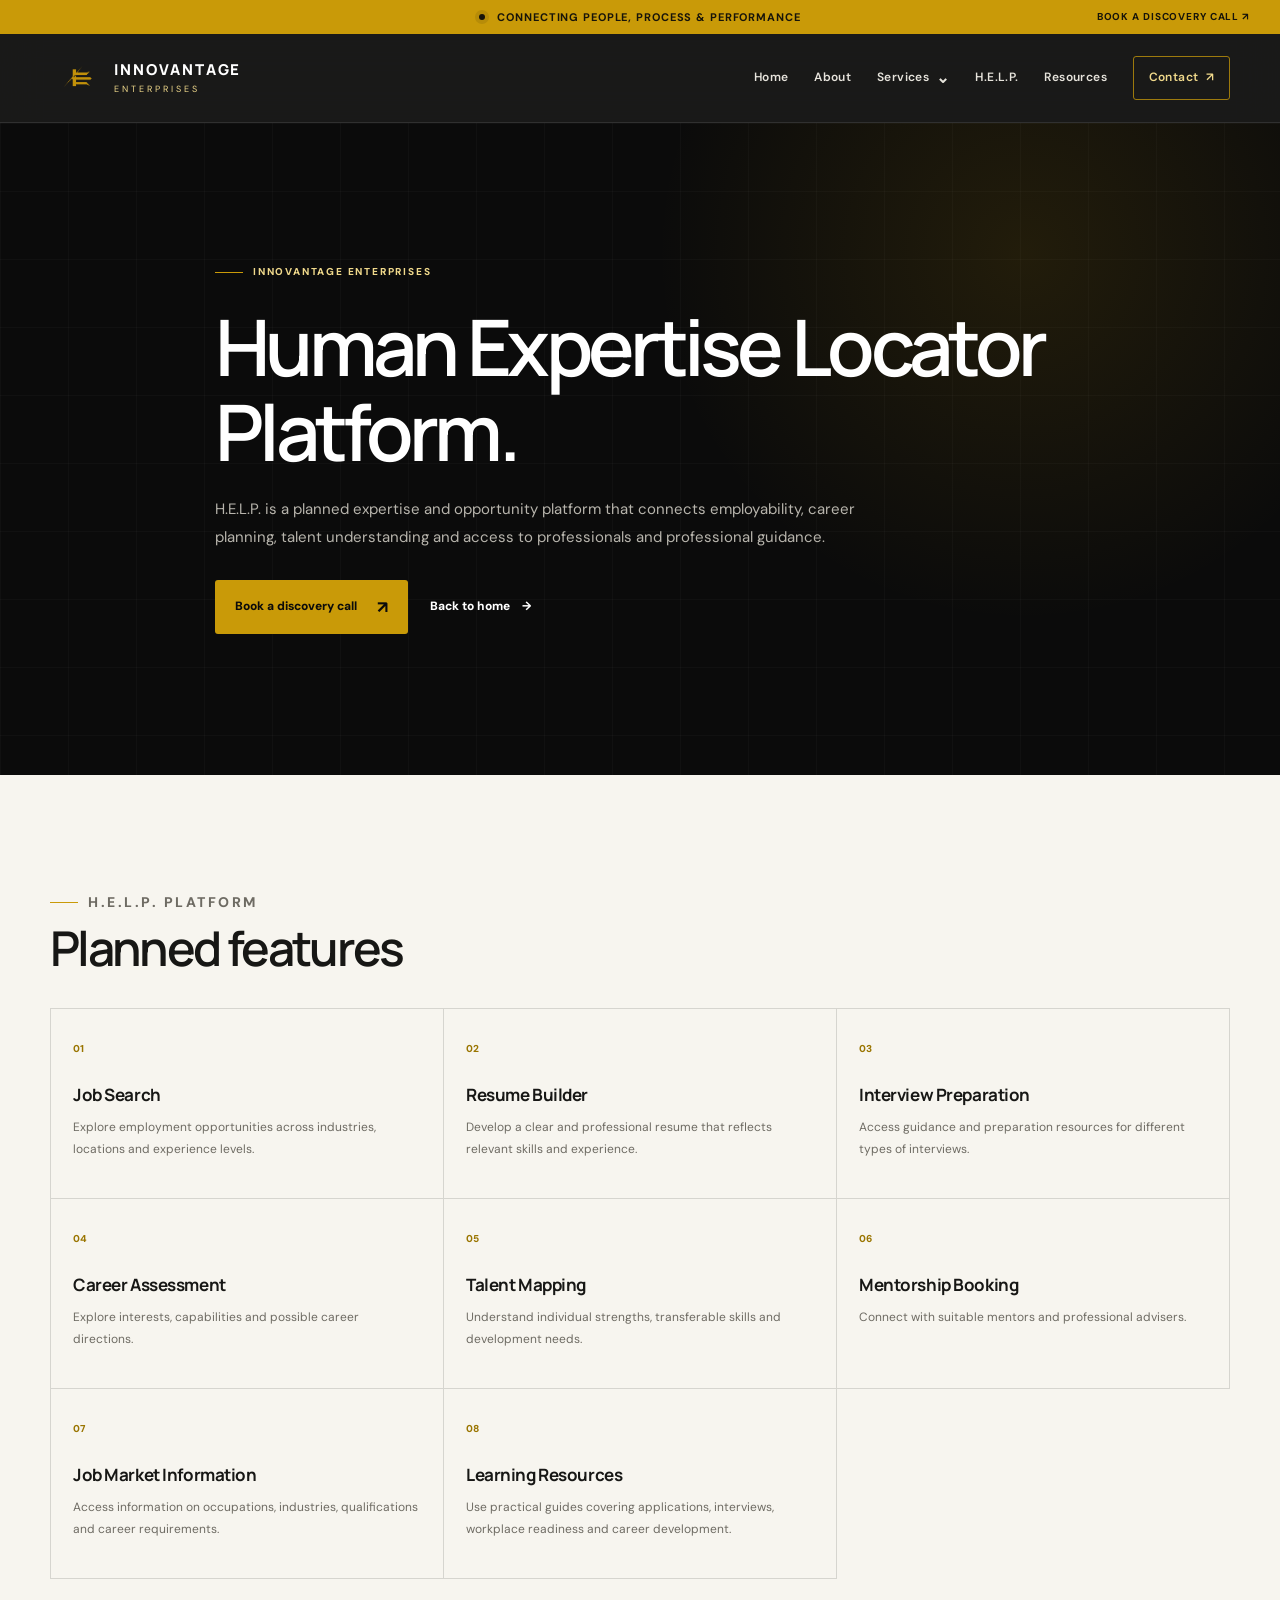
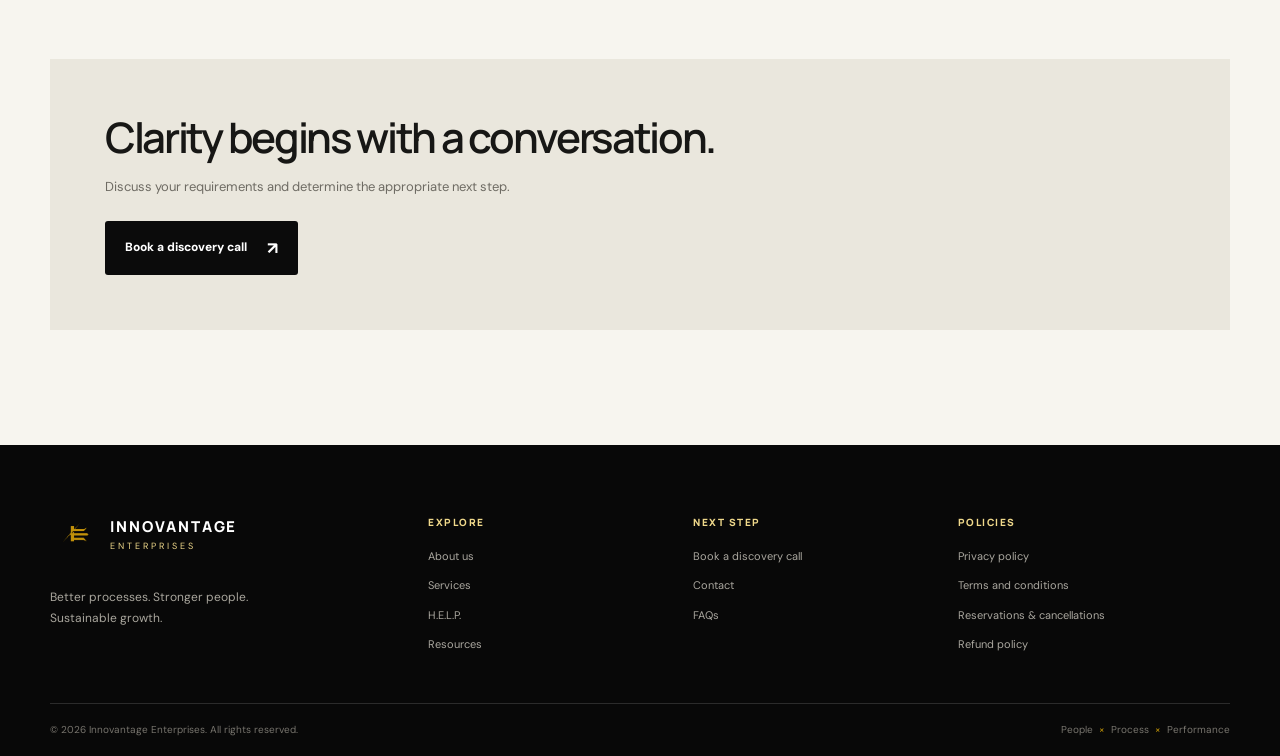
<file: pages/help-platform.html>
<!doctype html>
    <html lang="en"><head>
    <meta charset="utf-8"><meta name="viewport" content="width=device-width, initial-scale=1">
    <meta name="theme-color" content="#0b0b0b">
    <meta name="description" content="H.E.L.P. is a planned expertise and opportunity platform that connects employability, career planning, talent understanding and access to professionals and">
    <meta name="robots" content="index,follow">
    <title>H.E.L.P. Platform | Innovantage Enterprises</title>
    <link rel="icon" href="../assets/innovantage-logo.png" type="image/png">
    <link rel="preconnect" href="https://fonts.googleapis.com"><link rel="preconnect" href="https://fonts.gstatic.com" crossorigin>
    <link href="https://fonts.googleapis.com/css2?family=DM+Sans:wght@400;500;600;700&family=Manrope:wght@400;500;600;700;800&display=swap" rel="stylesheet">
    <link rel="stylesheet" href="../css/styles.css"><link rel="stylesheet" href="../css/inner-pages.css">
    <script defer src="../js/main.js"></script></head><body>
    <a class="skip-link" href="#main">Skip to content</a>
    <div class="announcement-bar"><span class="announcement-dot" aria-hidden="true"></span><p>Connecting people, process &amp; performance</p><a href="book-a-call.html">Book a discovery call <span aria-hidden="true">↗</span></a></div>
    <header class="site-header" data-header><div class="container nav-wrap">
      <a class="brand" href="../index.html" aria-label="Innovantage Enterprises home"><img src="../assets/innovantage-logo.png" alt="Innovantage Enterprises logo" width="58" height="58"><span class="brand-copy"><strong>INNOVANTAGE</strong><small>ENTERPRISES</small></span></a>
      <button class="menu-toggle" type="button" aria-expanded="false" aria-controls="primary-navigation" aria-label="Open navigation"><span></span><span></span><span></span></button>
      <nav class="primary-nav" id="primary-navigation" aria-label="Primary navigation">
        <a class="nav-link" href="../index.html">Home</a><a class="nav-link" href="about.html">About</a>
        <div class="nav-dropdown"><button class="nav-link dropdown-trigger" type="button" aria-expanded="false">Services <span class="chevron" aria-hidden="true">⌄</span></button>
          <div class="dropdown-panel"><div><span class="dropdown-kicker">FOR ORGANISATIONS</span><a href="services.html#organisations">SME Process Audit</a><a href="services.html#organisations">People Management</a><a href="services.html#organisations">Sales Transformation</a><a href="services.html#organisations">Leadership &amp; Change</a></div><div><span class="dropdown-kicker">FOR INDIVIDUALS</span><a href="services.html#individuals">Interview Preparation</a><a href="services.html#individuals">Employability Support</a><a href="services.html#individuals">Career Direction</a><a href="services.html#individuals">Mentoring</a></div><a class="dropdown-all" href="services.html">Explore all services <span aria-hidden="true">↗</span></a></div></div>
        <a class="nav-link" href="help-platform.html">H.E.L.P.</a><a class="nav-link" href="resources.html">Resources</a><a class="nav-link nav-contact" href="contact.html">Contact <span aria-hidden="true">↗</span></a>
      </nav></div></header>
    <main id="main">
      <section class="inner-hero section-dark"><div class="container inner-hero-content"><p class="eyebrow"><span class="eyebrow-line"></span> INNOVANTAGE ENTERPRISES</p><h1>Human Expertise Locator Platform.</h1><p>H.E.L.P. is a planned expertise and opportunity platform that connects employability, career planning, talent understanding and access to professionals and professional guidance.</p><div class="inner-hero-links"><a class="button button-gold" href="book-a-call.html">Book a discovery call <span aria-hidden="true">↗</span></a><a class="text-link light-link" href="../index.html">Back to home <span aria-hidden="true">→</span></a></div></div></section>
      <section class="section-pad inner-content"><div class="container"><div class="section-heading"><p class="eyebrow"><span class="eyebrow-line"></span> H.E.L.P. PLATFORM</p><h2>Planned features</h2></div><div class="inner-card-grid"><article class="inner-card reveal"><span class="inner-card-index">01</span><h3>Job Search</h3><p>Explore employment opportunities across industries, locations and experience levels.</p></article>
<article class="inner-card reveal"><span class="inner-card-index">02</span><h3>Resume Builder</h3><p>Develop a clear and professional resume that reflects relevant skills and experience.</p></article>
<article class="inner-card reveal"><span class="inner-card-index">03</span><h3>Interview Preparation</h3><p>Access guidance and preparation resources for different types of interviews.</p></article>
<article class="inner-card reveal"><span class="inner-card-index">04</span><h3>Career Assessment</h3><p>Explore interests, capabilities and possible career directions.</p></article>
<article class="inner-card reveal"><span class="inner-card-index">05</span><h3>Talent Mapping</h3><p>Understand individual strengths, transferable skills and development needs.</p></article>
<article class="inner-card reveal"><span class="inner-card-index">06</span><h3>Mentorship Booking</h3><p>Connect with suitable mentors and professional advisers.</p></article>
<article class="inner-card reveal"><span class="inner-card-index">07</span><h3>Job Market Information</h3><p>Access information on occupations, industries, qualifications and career requirements.</p></article>
<article class="inner-card reveal"><span class="inner-card-index">08</span><h3>Learning Resources</h3><p>Use practical guides covering applications, interviews, workplace readiness and career development.</p></article></div><div class="inner-cta"><h2>Clarity begins with a conversation.</h2><p>Discuss your requirements and determine the appropriate next step.</p><a class="button button-dark" href="book-a-call.html">Book a discovery call <span aria-hidden="true">↗</span></a></div></div></section>
    </main>
    <footer class="site-footer"><div class="container footer-main"><div class="footer-brand-col"><a class="brand brand-footer" href="../index.html"><img src="../assets/innovantage-logo.png" alt="" width="54" height="54"><span class="brand-copy"><strong>INNOVANTAGE</strong><small>ENTERPRISES</small></span></a><p>Better processes. Stronger people. Sustainable growth.</p></div><div class="footer-column"><h2>Explore</h2><a href="about.html">About us</a><a href="services.html">Services</a><a href="help-platform.html">H.E.L.P.</a><a href="resources.html">Resources</a></div><div class="footer-column"><h2>Next step</h2><a href="book-a-call.html">Book a discovery call</a><a href="contact.html">Contact</a><a href="faq.html">FAQs</a></div><div class="footer-column"><h2>Policies</h2><a href="privacy-policy.html">Privacy policy</a><a href="terms.html">Terms and conditions</a><a href="cancellations.html">Reservations &amp; cancellations</a><a href="refunds.html">Refund policy</a></div></div><div class="container footer-bottom"><span>© <span data-year></span> Innovantage Enterprises. All rights reserved.</span><span>People <i>×</i> Process <i>×</i> Performance</span></div></footer>
    </body></html>
</file>
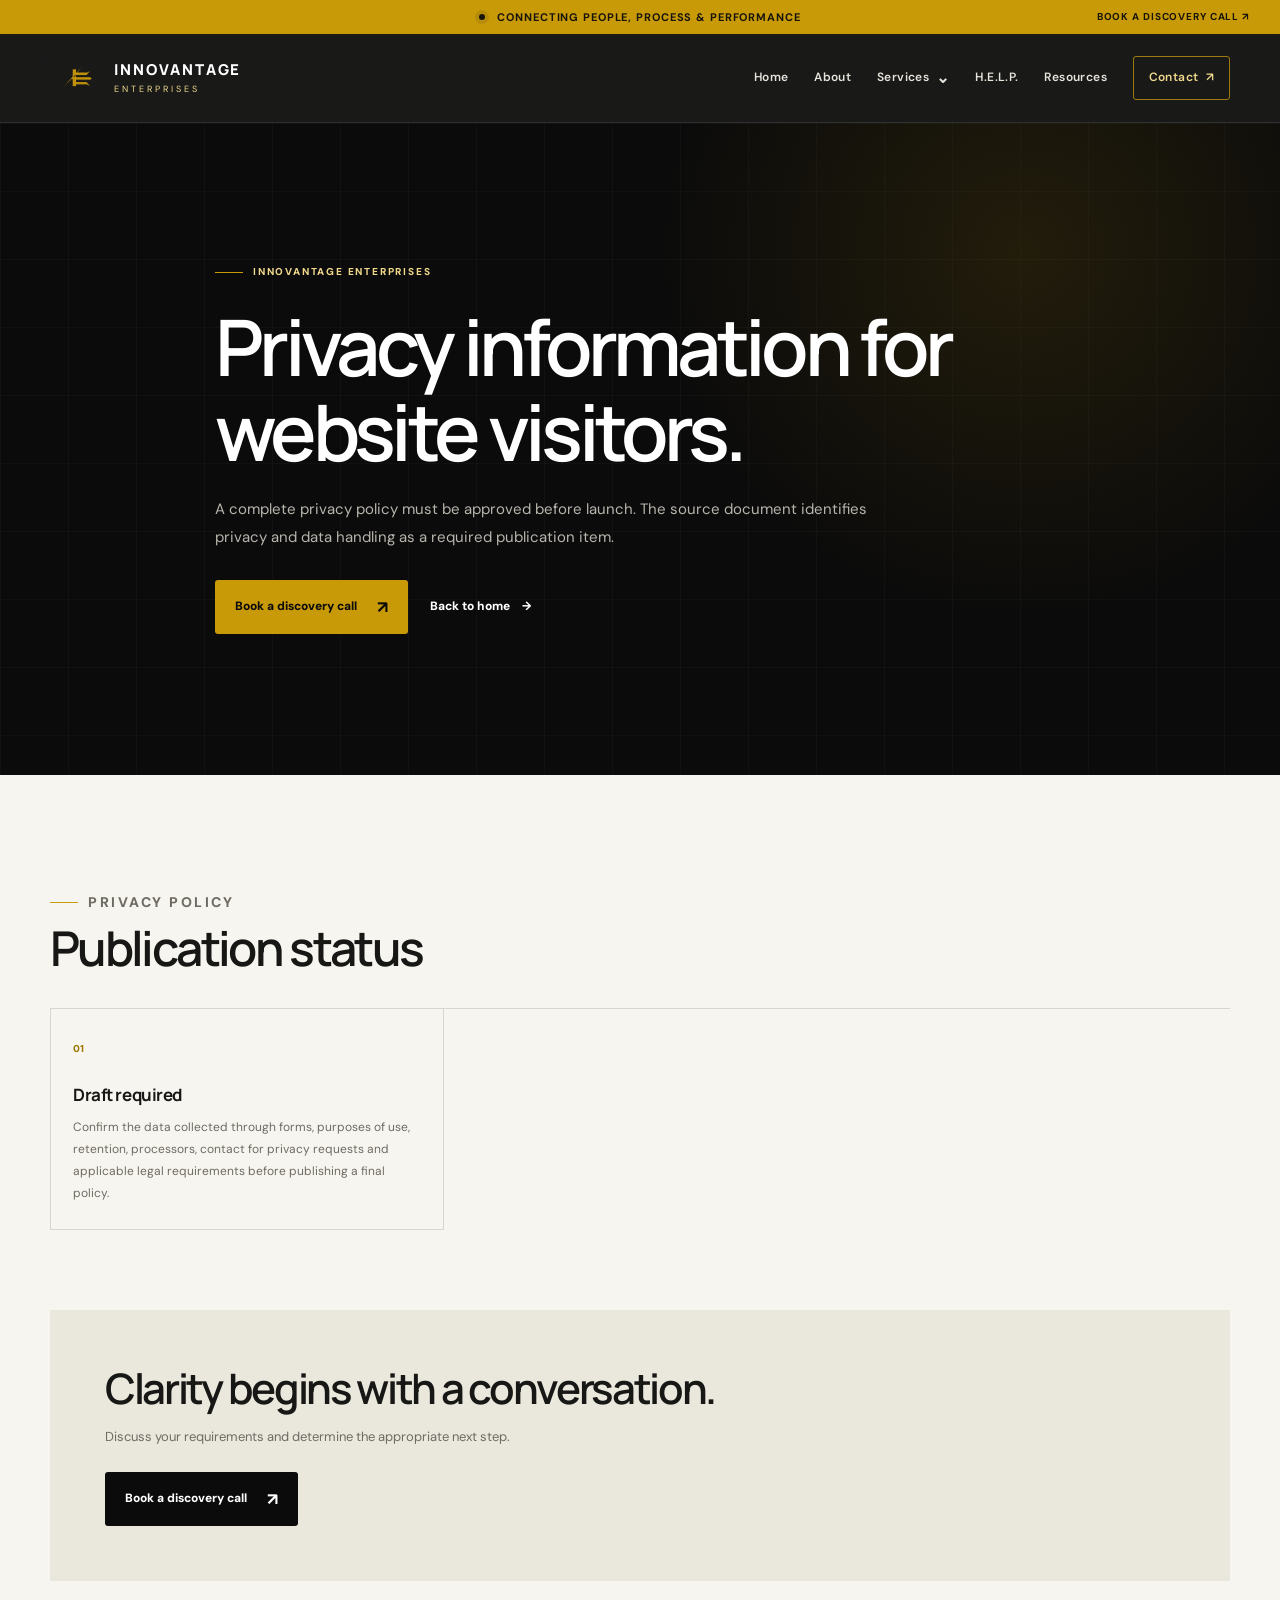
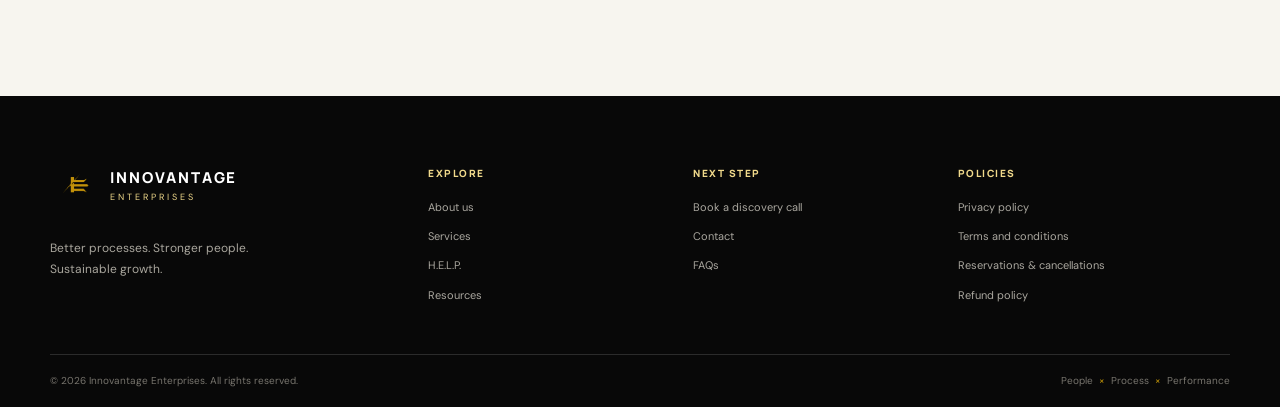
<file: pages/privacy-policy.html>
<!doctype html>
<html lang="en"><head>
<meta charset="utf-8"><meta name="viewport" content="width=device-width, initial-scale=1">
<meta name="theme-color" content="#0b0b0b">
<meta name="description" content="A complete privacy policy must be approved before launch. The source document identifies privacy and data handling as a required publication item.">
<meta name="robots" content="index,follow">
<title>Privacy Policy | Innovantage Enterprises</title>
<link rel="icon" href="../assets/innovantage-logo.png" type="image/png">
<link rel="preconnect" href="https://fonts.googleapis.com"><link rel="preconnect" href="https://fonts.gstatic.com" crossorigin>
<link href="https://fonts.googleapis.com/css2?family=DM+Sans:wght@400;500;600;700&family=Manrope:wght@400;500;600;700;800&display=swap" rel="stylesheet">
<link rel="stylesheet" href="../css/styles.css"><link rel="stylesheet" href="../css/inner-pages.css">
<script defer src="../js/main.js"></script></head><body>
<a class="skip-link" href="#main">Skip to content</a>
<div class="announcement-bar"><span class="announcement-dot" aria-hidden="true"></span><p>Connecting people, process &amp; performance</p><a href="book-a-call.html">Book a discovery call <span aria-hidden="true">↗</span></a></div>
<header class="site-header" data-header><div class="container nav-wrap">
  <a class="brand" href="../index.html" aria-label="Innovantage Enterprises home"><img src="../assets/innovantage-logo.png" alt="Innovantage Enterprises logo" width="58" height="58"><span class="brand-copy"><strong>INNOVANTAGE</strong><small>ENTERPRISES</small></span></a>
  <button class="menu-toggle" type="button" aria-expanded="false" aria-controls="primary-navigation" aria-label="Open navigation"><span></span><span></span><span></span></button>
  <nav class="primary-nav" id="primary-navigation" aria-label="Primary navigation">
    <a class="nav-link" href="../index.html">Home</a><a class="nav-link" href="about.html">About</a>
    <div class="nav-dropdown"><button class="nav-link dropdown-trigger" type="button" aria-expanded="false">Services <span class="chevron" aria-hidden="true">⌄</span></button>
      <div class="dropdown-panel"><div><span class="dropdown-kicker">FOR ORGANISATIONS</span><a href="services.html#organisations">SME Process Audit</a><a href="services.html#organisations">People Management</a><a href="services.html#organisations">Sales Transformation</a><a href="services.html#organisations">Leadership &amp; Change</a></div><div><span class="dropdown-kicker">FOR INDIVIDUALS</span><a href="services.html#individuals">Interview Preparation</a><a href="services.html#individuals">Employability Support</a><a href="services.html#individuals">Career Direction</a><a href="services.html#individuals">Mentoring</a></div><a class="dropdown-all" href="services.html">Explore all services <span aria-hidden="true">↗</span></a></div></div>
    <a class="nav-link" href="help-platform.html">H.E.L.P.</a><a class="nav-link" href="resources.html">Resources</a><a class="nav-link nav-contact" href="contact.html">Contact <span aria-hidden="true">↗</span></a>
  </nav></div></header>
<main id="main">
  <section class="inner-hero section-dark"><div class="container inner-hero-content"><p class="eyebrow"><span class="eyebrow-line"></span> INNOVANTAGE ENTERPRISES</p><h1>Privacy information for website visitors.</h1><p>A complete privacy policy must be approved before launch. The source document identifies privacy and data handling as a required publication item.</p><div class="inner-hero-links"><a class="button button-gold" href="book-a-call.html">Book a discovery call <span aria-hidden="true">↗</span></a><a class="text-link light-link" href="../index.html">Back to home <span aria-hidden="true">→</span></a></div></div></section>
  <section class="section-pad inner-content"><div class="container"><div class="section-heading"><p class="eyebrow"><span class="eyebrow-line"></span> PRIVACY POLICY</p><h2>Publication status</h2></div><div class="inner-card-grid"><article class="inner-card reveal"><span class="inner-card-index">01</span><h3>Draft required</h3><p>Confirm the data collected through forms, purposes of use, retention, processors, contact for privacy requests and applicable legal requirements before publishing a final policy.</p></article></div><div class="inner-cta"><h2>Clarity begins with a conversation.</h2><p>Discuss your requirements and determine the appropriate next step.</p><a class="button button-dark" href="book-a-call.html">Book a discovery call <span aria-hidden="true">↗</span></a></div></div></section>
</main>
<footer class="site-footer"><div class="container footer-main"><div class="footer-brand-col"><a class="brand brand-footer" href="../index.html"><img src="../assets/innovantage-logo.png" alt="" width="54" height="54"><span class="brand-copy"><strong>INNOVANTAGE</strong><small>ENTERPRISES</small></span></a><p>Better processes. Stronger people. Sustainable growth.</p></div><div class="footer-column"><h2>Explore</h2><a href="about.html">About us</a><a href="services.html">Services</a><a href="help-platform.html">H.E.L.P.</a><a href="resources.html">Resources</a></div><div class="footer-column"><h2>Next step</h2><a href="book-a-call.html">Book a discovery call</a><a href="contact.html">Contact</a><a href="faq.html">FAQs</a></div><div class="footer-column"><h2>Policies</h2><a href="privacy-policy.html">Privacy policy</a><a href="terms.html">Terms and conditions</a><a href="cancellations.html">Reservations &amp; cancellations</a><a href="refunds.html">Refund policy</a></div></div><div class="container footer-bottom"><span>© <span data-year></span> Innovantage Enterprises. All rights reserved.</span><span>People <i>×</i> Process <i>×</i> Performance</span></div></footer>
</body></html>
</file>
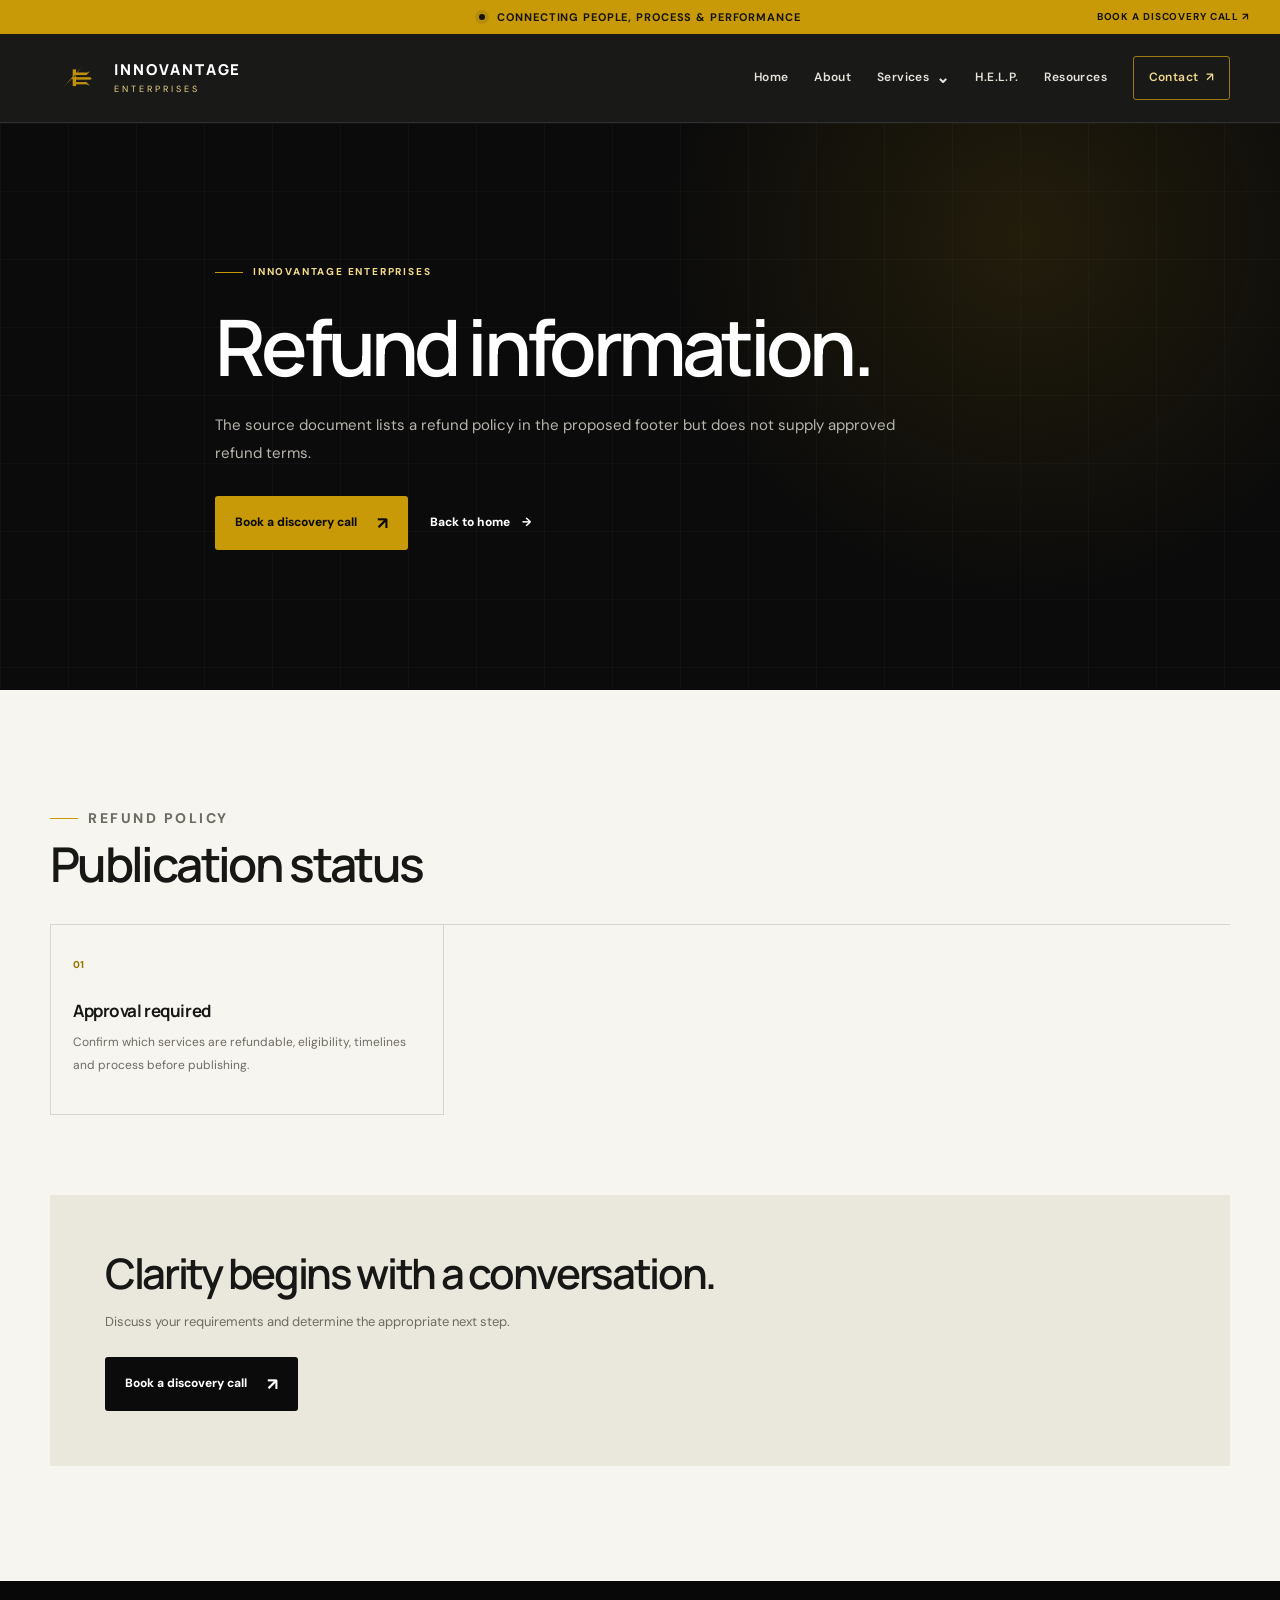
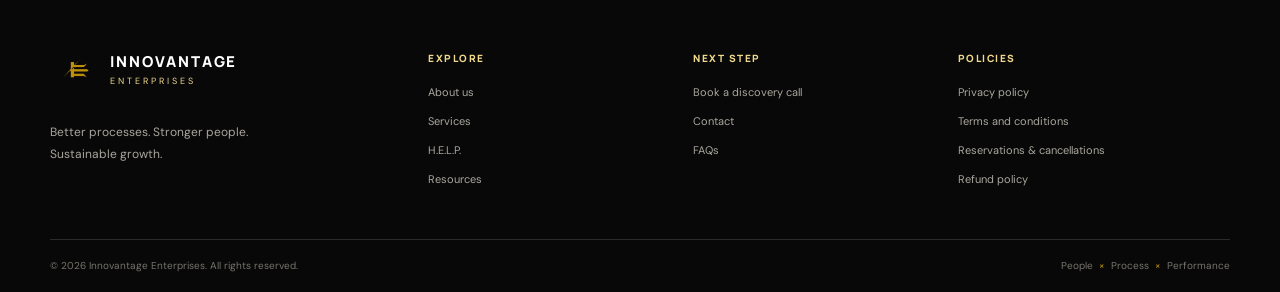
<file: pages/refunds.html>
<!doctype html>
<html lang="en"><head>
<meta charset="utf-8"><meta name="viewport" content="width=device-width, initial-scale=1">
<meta name="theme-color" content="#0b0b0b">
<meta name="description" content="The source document lists a refund policy in the proposed footer but does not supply approved refund terms.">
<meta name="robots" content="index,follow">
<title>Refund Policy | Innovantage Enterprises</title>
<link rel="icon" href="../assets/innovantage-logo.png" type="image/png">
<link rel="preconnect" href="https://fonts.googleapis.com"><link rel="preconnect" href="https://fonts.gstatic.com" crossorigin>
<link href="https://fonts.googleapis.com/css2?family=DM+Sans:wght@400;500;600;700&family=Manrope:wght@400;500;600;700;800&display=swap" rel="stylesheet">
<link rel="stylesheet" href="../css/styles.css"><link rel="stylesheet" href="../css/inner-pages.css">
<script defer src="../js/main.js"></script></head><body>
<a class="skip-link" href="#main">Skip to content</a>
<div class="announcement-bar"><span class="announcement-dot" aria-hidden="true"></span><p>Connecting people, process &amp; performance</p><a href="book-a-call.html">Book a discovery call <span aria-hidden="true">↗</span></a></div>
<header class="site-header" data-header><div class="container nav-wrap">
  <a class="brand" href="../index.html" aria-label="Innovantage Enterprises home"><img src="../assets/innovantage-logo.png" alt="Innovantage Enterprises logo" width="58" height="58"><span class="brand-copy"><strong>INNOVANTAGE</strong><small>ENTERPRISES</small></span></a>
  <button class="menu-toggle" type="button" aria-expanded="false" aria-controls="primary-navigation" aria-label="Open navigation"><span></span><span></span><span></span></button>
  <nav class="primary-nav" id="primary-navigation" aria-label="Primary navigation">
    <a class="nav-link" href="../index.html">Home</a><a class="nav-link" href="about.html">About</a>
    <div class="nav-dropdown"><button class="nav-link dropdown-trigger" type="button" aria-expanded="false">Services <span class="chevron" aria-hidden="true">⌄</span></button>
      <div class="dropdown-panel"><div><span class="dropdown-kicker">FOR ORGANISATIONS</span><a href="services.html#organisations">SME Process Audit</a><a href="services.html#organisations">People Management</a><a href="services.html#organisations">Sales Transformation</a><a href="services.html#organisations">Leadership &amp; Change</a></div><div><span class="dropdown-kicker">FOR INDIVIDUALS</span><a href="services.html#individuals">Interview Preparation</a><a href="services.html#individuals">Employability Support</a><a href="services.html#individuals">Career Direction</a><a href="services.html#individuals">Mentoring</a></div><a class="dropdown-all" href="services.html">Explore all services <span aria-hidden="true">↗</span></a></div></div>
    <a class="nav-link" href="help-platform.html">H.E.L.P.</a><a class="nav-link" href="resources.html">Resources</a><a class="nav-link nav-contact" href="contact.html">Contact <span aria-hidden="true">↗</span></a>
  </nav></div></header>
<main id="main">
  <section class="inner-hero section-dark"><div class="container inner-hero-content"><p class="eyebrow"><span class="eyebrow-line"></span> INNOVANTAGE ENTERPRISES</p><h1>Refund information.</h1><p>The source document lists a refund policy in the proposed footer but does not supply approved refund terms.</p><div class="inner-hero-links"><a class="button button-gold" href="book-a-call.html">Book a discovery call <span aria-hidden="true">↗</span></a><a class="text-link light-link" href="../index.html">Back to home <span aria-hidden="true">→</span></a></div></div></section>
  <section class="section-pad inner-content"><div class="container"><div class="section-heading"><p class="eyebrow"><span class="eyebrow-line"></span> REFUND POLICY</p><h2>Publication status</h2></div><div class="inner-card-grid"><article class="inner-card reveal"><span class="inner-card-index">01</span><h3>Approval required</h3><p>Confirm which services are refundable, eligibility, timelines and process before publishing.</p></article></div><div class="inner-cta"><h2>Clarity begins with a conversation.</h2><p>Discuss your requirements and determine the appropriate next step.</p><a class="button button-dark" href="book-a-call.html">Book a discovery call <span aria-hidden="true">↗</span></a></div></div></section>
</main>
<footer class="site-footer"><div class="container footer-main"><div class="footer-brand-col"><a class="brand brand-footer" href="../index.html"><img src="../assets/innovantage-logo.png" alt="" width="54" height="54"><span class="brand-copy"><strong>INNOVANTAGE</strong><small>ENTERPRISES</small></span></a><p>Better processes. Stronger people. Sustainable growth.</p></div><div class="footer-column"><h2>Explore</h2><a href="about.html">About us</a><a href="services.html">Services</a><a href="help-platform.html">H.E.L.P.</a><a href="resources.html">Resources</a></div><div class="footer-column"><h2>Next step</h2><a href="book-a-call.html">Book a discovery call</a><a href="contact.html">Contact</a><a href="faq.html">FAQs</a></div><div class="footer-column"><h2>Policies</h2><a href="privacy-policy.html">Privacy policy</a><a href="terms.html">Terms and conditions</a><a href="cancellations.html">Reservations &amp; cancellations</a><a href="refunds.html">Refund policy</a></div></div><div class="container footer-bottom"><span>© <span data-year></span> Innovantage Enterprises. All rights reserved.</span><span>People <i>×</i> Process <i>×</i> Performance</span></div></footer>
</body></html>
</file>
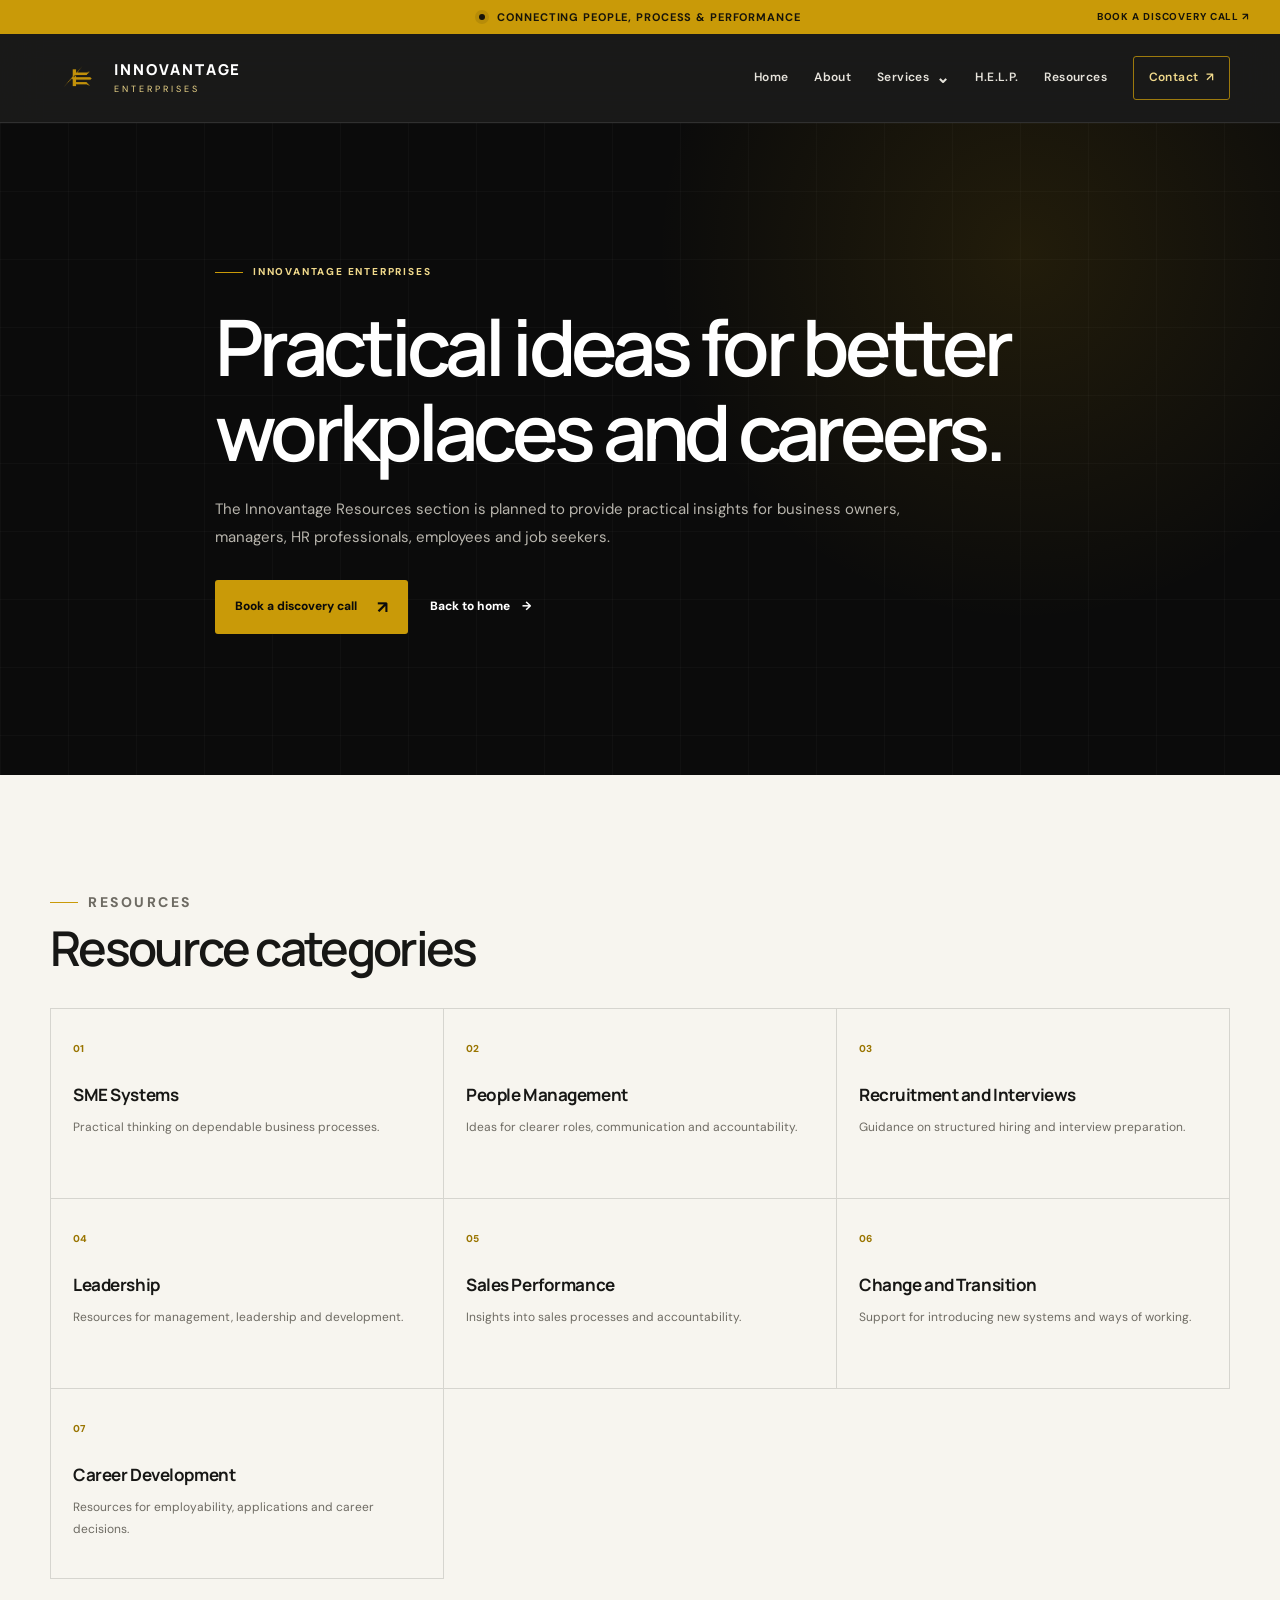
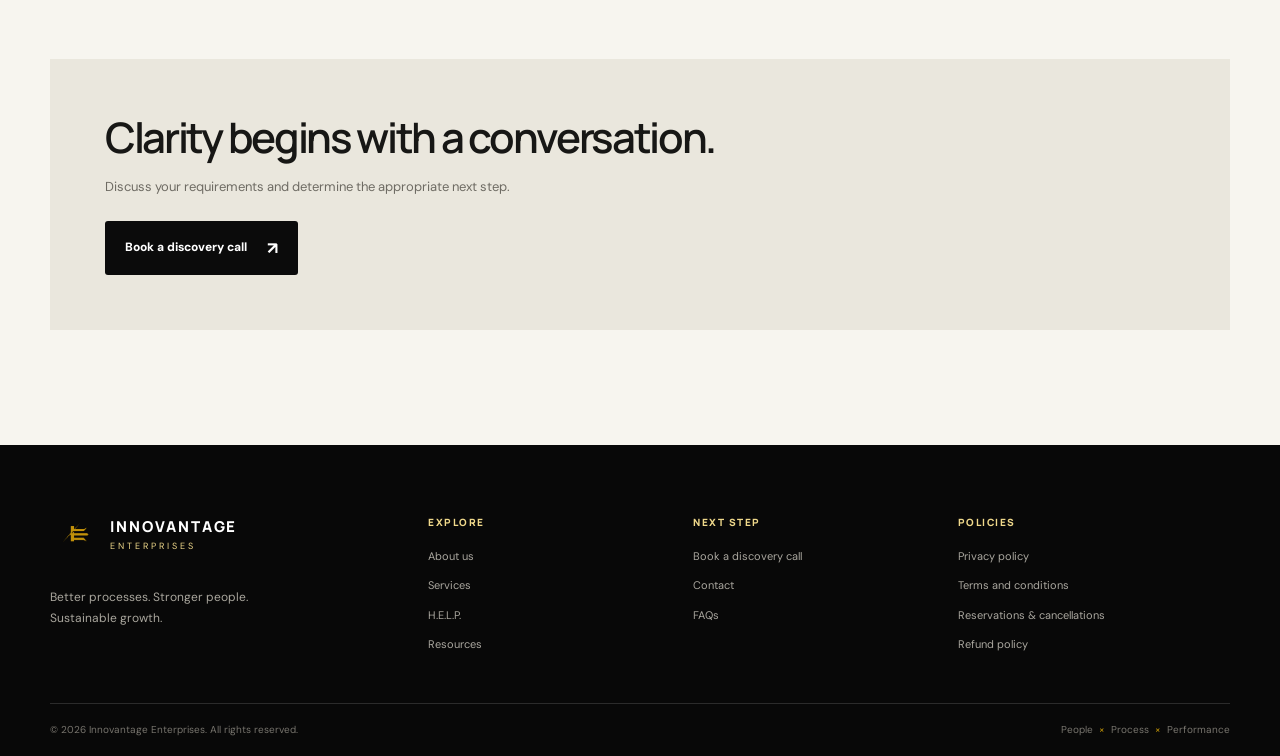
<file: pages/resources.html>
<!doctype html>
    <html lang="en"><head>
    <meta charset="utf-8"><meta name="viewport" content="width=device-width, initial-scale=1">
    <meta name="theme-color" content="#0b0b0b">
    <meta name="description" content="The Innovantage Resources section is planned to provide practical insights for business owners, managers, HR professionals, employees and job seekers.">
    <meta name="robots" content="index,follow">
    <title>Resources | Innovantage Enterprises</title>
    <link rel="icon" href="../assets/innovantage-logo.png" type="image/png">
    <link rel="preconnect" href="https://fonts.googleapis.com"><link rel="preconnect" href="https://fonts.gstatic.com" crossorigin>
    <link href="https://fonts.googleapis.com/css2?family=DM+Sans:wght@400;500;600;700&family=Manrope:wght@400;500;600;700;800&display=swap" rel="stylesheet">
    <link rel="stylesheet" href="../css/styles.css"><link rel="stylesheet" href="../css/inner-pages.css">
    <script defer src="../js/main.js"></script></head><body>
    <a class="skip-link" href="#main">Skip to content</a>
    <div class="announcement-bar"><span class="announcement-dot" aria-hidden="true"></span><p>Connecting people, process &amp; performance</p><a href="book-a-call.html">Book a discovery call <span aria-hidden="true">↗</span></a></div>
    <header class="site-header" data-header><div class="container nav-wrap">
      <a class="brand" href="../index.html" aria-label="Innovantage Enterprises home"><img src="../assets/innovantage-logo.png" alt="Innovantage Enterprises logo" width="58" height="58"><span class="brand-copy"><strong>INNOVANTAGE</strong><small>ENTERPRISES</small></span></a>
      <button class="menu-toggle" type="button" aria-expanded="false" aria-controls="primary-navigation" aria-label="Open navigation"><span></span><span></span><span></span></button>
      <nav class="primary-nav" id="primary-navigation" aria-label="Primary navigation">
        <a class="nav-link" href="../index.html">Home</a><a class="nav-link" href="about.html">About</a>
        <div class="nav-dropdown"><button class="nav-link dropdown-trigger" type="button" aria-expanded="false">Services <span class="chevron" aria-hidden="true">⌄</span></button>
          <div class="dropdown-panel"><div><span class="dropdown-kicker">FOR ORGANISATIONS</span><a href="services.html#organisations">SME Process Audit</a><a href="services.html#organisations">People Management</a><a href="services.html#organisations">Sales Transformation</a><a href="services.html#organisations">Leadership &amp; Change</a></div><div><span class="dropdown-kicker">FOR INDIVIDUALS</span><a href="services.html#individuals">Interview Preparation</a><a href="services.html#individuals">Employability Support</a><a href="services.html#individuals">Career Direction</a><a href="services.html#individuals">Mentoring</a></div><a class="dropdown-all" href="services.html">Explore all services <span aria-hidden="true">↗</span></a></div></div>
        <a class="nav-link" href="help-platform.html">H.E.L.P.</a><a class="nav-link" href="resources.html">Resources</a><a class="nav-link nav-contact" href="contact.html">Contact <span aria-hidden="true">↗</span></a>
      </nav></div></header>
    <main id="main">
      <section class="inner-hero section-dark"><div class="container inner-hero-content"><p class="eyebrow"><span class="eyebrow-line"></span> INNOVANTAGE ENTERPRISES</p><h1>Practical ideas for better workplaces and careers.</h1><p>The Innovantage Resources section is planned to provide practical insights for business owners, managers, HR professionals, employees and job seekers.</p><div class="inner-hero-links"><a class="button button-gold" href="book-a-call.html">Book a discovery call <span aria-hidden="true">↗</span></a><a class="text-link light-link" href="../index.html">Back to home <span aria-hidden="true">→</span></a></div></div></section>
      <section class="section-pad inner-content"><div class="container"><div class="section-heading"><p class="eyebrow"><span class="eyebrow-line"></span> RESOURCES</p><h2>Resource categories</h2></div><div class="inner-card-grid"><article class="inner-card reveal"><span class="inner-card-index">01</span><h3>SME Systems</h3><p>Practical thinking on dependable business processes.</p></article>
<article class="inner-card reveal"><span class="inner-card-index">02</span><h3>People Management</h3><p>Ideas for clearer roles, communication and accountability.</p></article>
<article class="inner-card reveal"><span class="inner-card-index">03</span><h3>Recruitment and Interviews</h3><p>Guidance on structured hiring and interview preparation.</p></article>
<article class="inner-card reveal"><span class="inner-card-index">04</span><h3>Leadership</h3><p>Resources for management, leadership and development.</p></article>
<article class="inner-card reveal"><span class="inner-card-index">05</span><h3>Sales Performance</h3><p>Insights into sales processes and accountability.</p></article>
<article class="inner-card reveal"><span class="inner-card-index">06</span><h3>Change and Transition</h3><p>Support for introducing new systems and ways of working.</p></article>
<article class="inner-card reveal"><span class="inner-card-index">07</span><h3>Career Development</h3><p>Resources for employability, applications and career decisions.</p></article></div><div class="inner-cta"><h2>Clarity begins with a conversation.</h2><p>Discuss your requirements and determine the appropriate next step.</p><a class="button button-dark" href="book-a-call.html">Book a discovery call <span aria-hidden="true">↗</span></a></div></div></section>
    </main>
    <footer class="site-footer"><div class="container footer-main"><div class="footer-brand-col"><a class="brand brand-footer" href="../index.html"><img src="../assets/innovantage-logo.png" alt="" width="54" height="54"><span class="brand-copy"><strong>INNOVANTAGE</strong><small>ENTERPRISES</small></span></a><p>Better processes. Stronger people. Sustainable growth.</p></div><div class="footer-column"><h2>Explore</h2><a href="about.html">About us</a><a href="services.html">Services</a><a href="help-platform.html">H.E.L.P.</a><a href="resources.html">Resources</a></div><div class="footer-column"><h2>Next step</h2><a href="book-a-call.html">Book a discovery call</a><a href="contact.html">Contact</a><a href="faq.html">FAQs</a></div><div class="footer-column"><h2>Policies</h2><a href="privacy-policy.html">Privacy policy</a><a href="terms.html">Terms and conditions</a><a href="cancellations.html">Reservations &amp; cancellations</a><a href="refunds.html">Refund policy</a></div></div><div class="container footer-bottom"><span>© <span data-year></span> Innovantage Enterprises. All rights reserved.</span><span>People <i>×</i> Process <i>×</i> Performance</span></div></footer>
    </body></html>
</file>
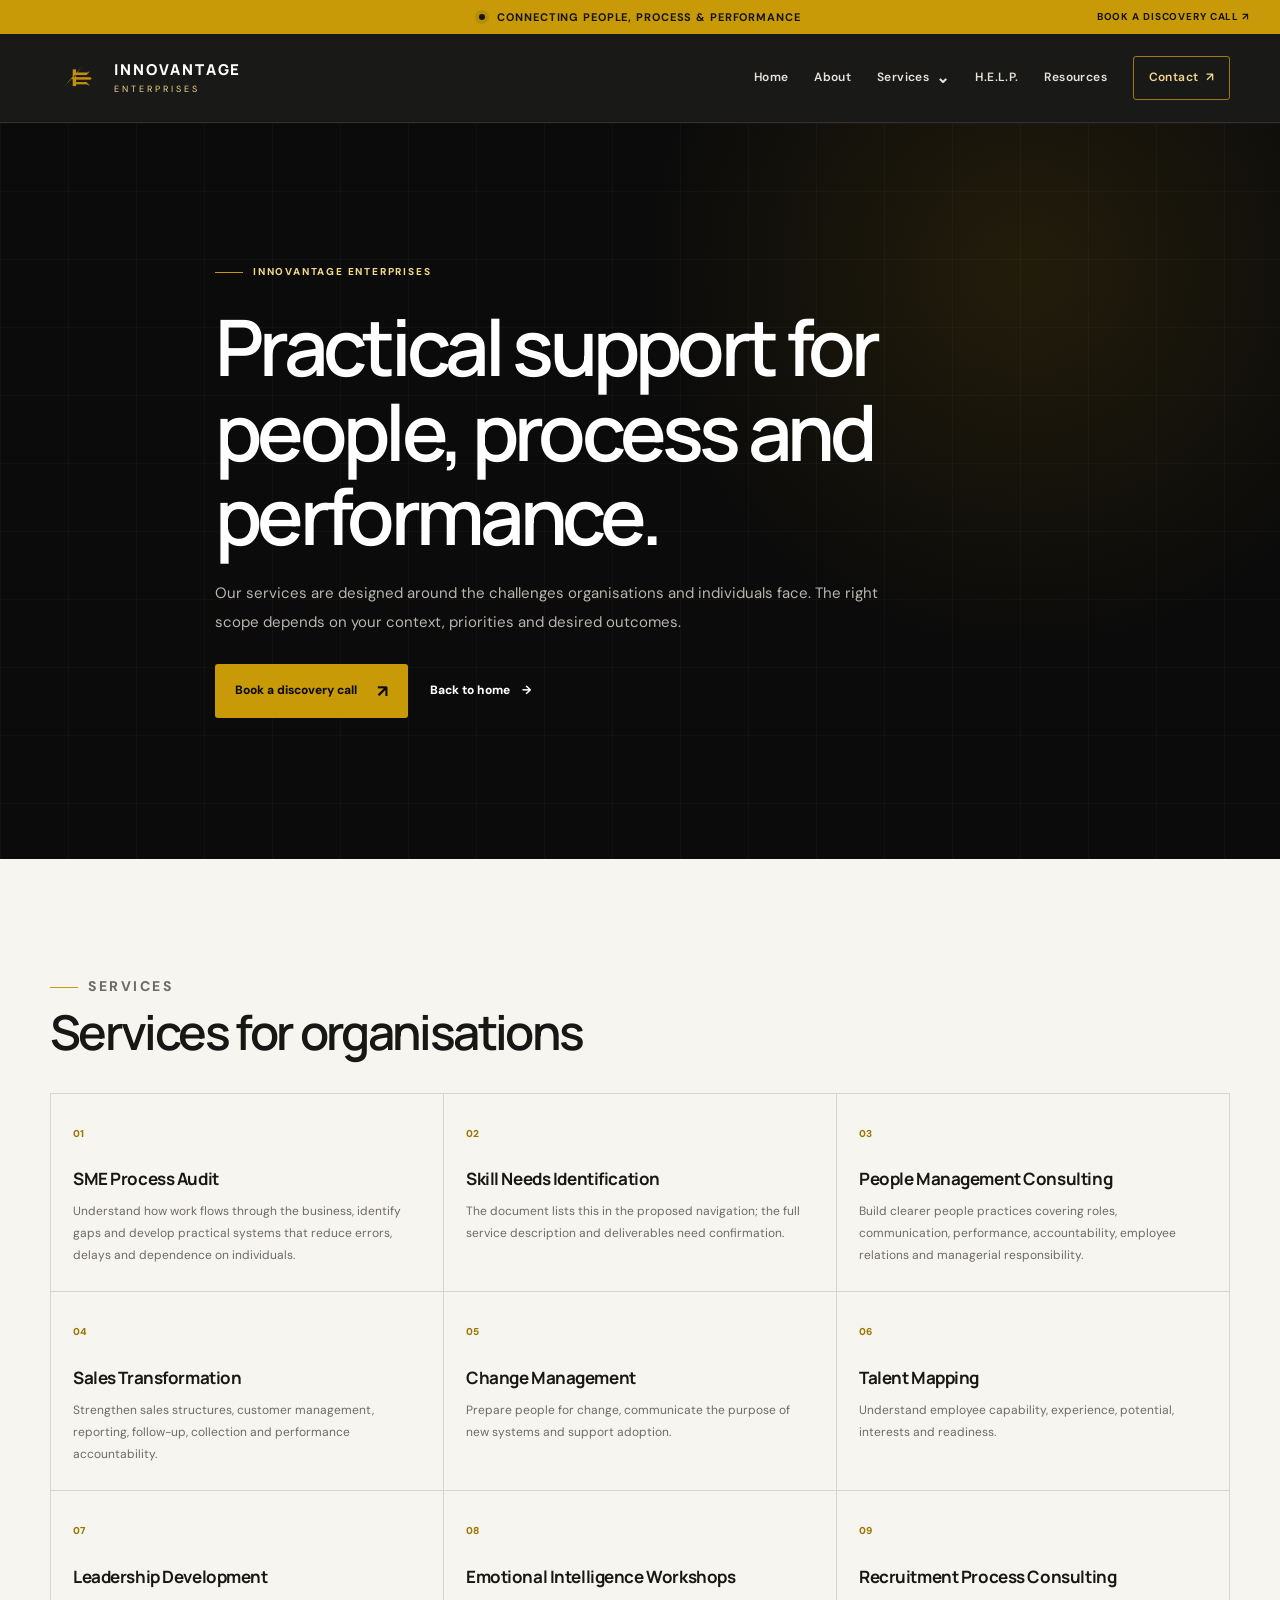
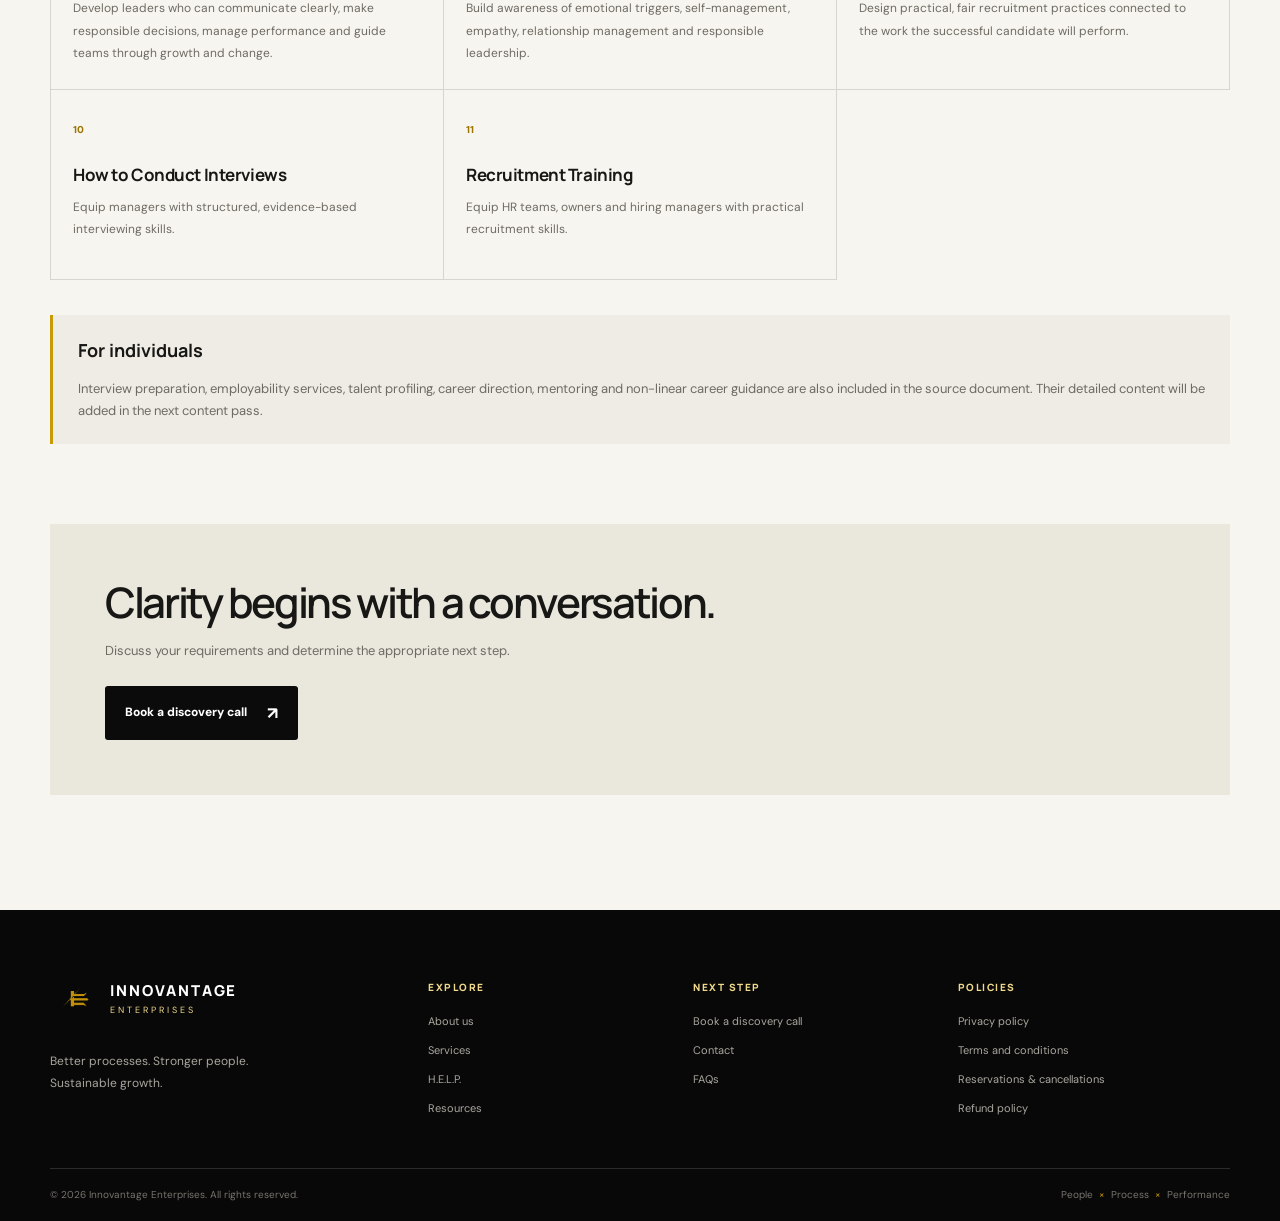
<file: pages/services.html>
<!doctype html>
    <html lang="en"><head>
    <meta charset="utf-8"><meta name="viewport" content="width=device-width, initial-scale=1">
    <meta name="theme-color" content="#0b0b0b">
    <meta name="description" content="Our services are designed around the challenges organisations and individuals face. The right scope depends on your context, priorities and desired outcome">
    <meta name="robots" content="index,follow">
    <title>Services | Innovantage Enterprises</title>
    <link rel="icon" href="../assets/innovantage-logo.png" type="image/png">
    <link rel="preconnect" href="https://fonts.googleapis.com"><link rel="preconnect" href="https://fonts.gstatic.com" crossorigin>
    <link href="https://fonts.googleapis.com/css2?family=DM+Sans:wght@400;500;600;700&family=Manrope:wght@400;500;600;700;800&display=swap" rel="stylesheet">
    <link rel="stylesheet" href="../css/styles.css"><link rel="stylesheet" href="../css/inner-pages.css">
    <script defer src="../js/main.js"></script></head><body>
    <a class="skip-link" href="#main">Skip to content</a>
    <div class="announcement-bar"><span class="announcement-dot" aria-hidden="true"></span><p>Connecting people, process &amp; performance</p><a href="book-a-call.html">Book a discovery call <span aria-hidden="true">↗</span></a></div>
    <header class="site-header" data-header><div class="container nav-wrap">
      <a class="brand" href="../index.html" aria-label="Innovantage Enterprises home"><img src="../assets/innovantage-logo.png" alt="Innovantage Enterprises logo" width="58" height="58"><span class="brand-copy"><strong>INNOVANTAGE</strong><small>ENTERPRISES</small></span></a>
      <button class="menu-toggle" type="button" aria-expanded="false" aria-controls="primary-navigation" aria-label="Open navigation"><span></span><span></span><span></span></button>
      <nav class="primary-nav" id="primary-navigation" aria-label="Primary navigation">
        <a class="nav-link" href="../index.html">Home</a><a class="nav-link" href="about.html">About</a>
        <div class="nav-dropdown"><button class="nav-link dropdown-trigger" type="button" aria-expanded="false">Services <span class="chevron" aria-hidden="true">⌄</span></button>
          <div class="dropdown-panel"><div><span class="dropdown-kicker">FOR ORGANISATIONS</span><a href="services.html#organisations">SME Process Audit</a><a href="services.html#organisations">People Management</a><a href="services.html#organisations">Sales Transformation</a><a href="services.html#organisations">Leadership &amp; Change</a></div><div><span class="dropdown-kicker">FOR INDIVIDUALS</span><a href="services.html#individuals">Interview Preparation</a><a href="services.html#individuals">Employability Support</a><a href="services.html#individuals">Career Direction</a><a href="services.html#individuals">Mentoring</a></div><a class="dropdown-all" href="services.html">Explore all services <span aria-hidden="true">↗</span></a></div></div>
        <a class="nav-link" href="help-platform.html">H.E.L.P.</a><a class="nav-link" href="resources.html">Resources</a><a class="nav-link nav-contact" href="contact.html">Contact <span aria-hidden="true">↗</span></a>
      </nav></div></header>
    <main id="main">
      <section class="inner-hero section-dark"><div class="container inner-hero-content"><p class="eyebrow"><span class="eyebrow-line"></span> INNOVANTAGE ENTERPRISES</p><h1>Practical support for people, process and performance.</h1><p>Our services are designed around the challenges organisations and individuals face. The right scope depends on your context, priorities and desired outcomes.</p><div class="inner-hero-links"><a class="button button-gold" href="book-a-call.html">Book a discovery call <span aria-hidden="true">↗</span></a><a class="text-link light-link" href="../index.html">Back to home <span aria-hidden="true">→</span></a></div></div></section>
      <section class="section-pad inner-content"><div class="container"><div class="section-heading"><p class="eyebrow"><span class="eyebrow-line"></span> SERVICES</p><h2>Services for organisations</h2></div><div id="organisations" class="inner-card-grid"><article class="inner-card reveal"><span class="inner-card-index">01</span><h3 id="process-audit">SME Process Audit</h3><p>Understand how work flows through the business, identify gaps and develop practical systems that reduce errors, delays and dependence on individuals.</p></article>
<article class="inner-card reveal"><span class="inner-card-index">02</span><h3 id="skill-needs">Skill Needs Identification</h3><p>The document lists this in the proposed navigation; the full service description and deliverables need confirmation.</p></article>
<article class="inner-card reveal"><span class="inner-card-index">03</span><h3 id="people-management">People Management Consulting</h3><p>Build clearer people practices covering roles, communication, performance, accountability, employee relations and managerial responsibility.</p></article>
<article class="inner-card reveal"><span class="inner-card-index">04</span><h3 id="sales-transformation">Sales Transformation</h3><p>Strengthen sales structures, customer management, reporting, follow-up, collection and performance accountability.</p></article>
<article class="inner-card reveal"><span class="inner-card-index">05</span><h3 id="change-management">Change Management</h3><p>Prepare people for change, communicate the purpose of new systems and support adoption.</p></article>
<article class="inner-card reveal"><span class="inner-card-index">06</span><h3 id="talent-mapping">Talent Mapping</h3><p>Understand employee capability, experience, potential, interests and readiness.</p></article>
<article class="inner-card reveal"><span class="inner-card-index">07</span><h3 id="leadership">Leadership Development</h3><p>Develop leaders who can communicate clearly, make responsible decisions, manage performance and guide teams through growth and change.</p></article>
<article class="inner-card reveal"><span class="inner-card-index">08</span><h3 id="emotional-intelligence">Emotional Intelligence Workshops</h3><p>Build awareness of emotional triggers, self-management, empathy, relationship management and responsible leadership.</p></article>
<article class="inner-card reveal"><span class="inner-card-index">09</span><h3 id="recruitment">Recruitment Process Consulting</h3><p>Design practical, fair recruitment practices connected to the work the successful candidate will perform.</p></article>
<article class="inner-card reveal"><span class="inner-card-index">10</span><h3 id="interviews">How to Conduct Interviews</h3><p>Equip managers with structured, evidence-based interviewing skills.</p></article>
<article class="inner-card reveal"><span class="inner-card-index">11</span><h3 id="recruitment-training">Recruitment Training</h3><p>Equip HR teams, owners and hiring managers with practical recruitment skills.</p></article></div><div class="inner-callout" id="individuals"><strong>For individuals</strong><p>Interview preparation, employability services, talent profiling, career direction, mentoring and non-linear career guidance are also included in the source document. Their detailed content will be added in the next content pass.</p></div><div class="inner-cta"><h2>Clarity begins with a conversation.</h2><p>Discuss your requirements and determine the appropriate next step.</p><a class="button button-dark" href="book-a-call.html">Book a discovery call <span aria-hidden="true">↗</span></a></div></div></section>
    </main>
    <footer class="site-footer"><div class="container footer-main"><div class="footer-brand-col"><a class="brand brand-footer" href="../index.html"><img src="../assets/innovantage-logo.png" alt="" width="54" height="54"><span class="brand-copy"><strong>INNOVANTAGE</strong><small>ENTERPRISES</small></span></a><p>Better processes. Stronger people. Sustainable growth.</p></div><div class="footer-column"><h2>Explore</h2><a href="about.html">About us</a><a href="services.html">Services</a><a href="help-platform.html">H.E.L.P.</a><a href="resources.html">Resources</a></div><div class="footer-column"><h2>Next step</h2><a href="book-a-call.html">Book a discovery call</a><a href="contact.html">Contact</a><a href="faq.html">FAQs</a></div><div class="footer-column"><h2>Policies</h2><a href="privacy-policy.html">Privacy policy</a><a href="terms.html">Terms and conditions</a><a href="cancellations.html">Reservations &amp; cancellations</a><a href="refunds.html">Refund policy</a></div></div><div class="container footer-bottom"><span>© <span data-year></span> Innovantage Enterprises. All rights reserved.</span><span>People <i>×</i> Process <i>×</i> Performance</span></div></footer>
    </body></html>
</file>
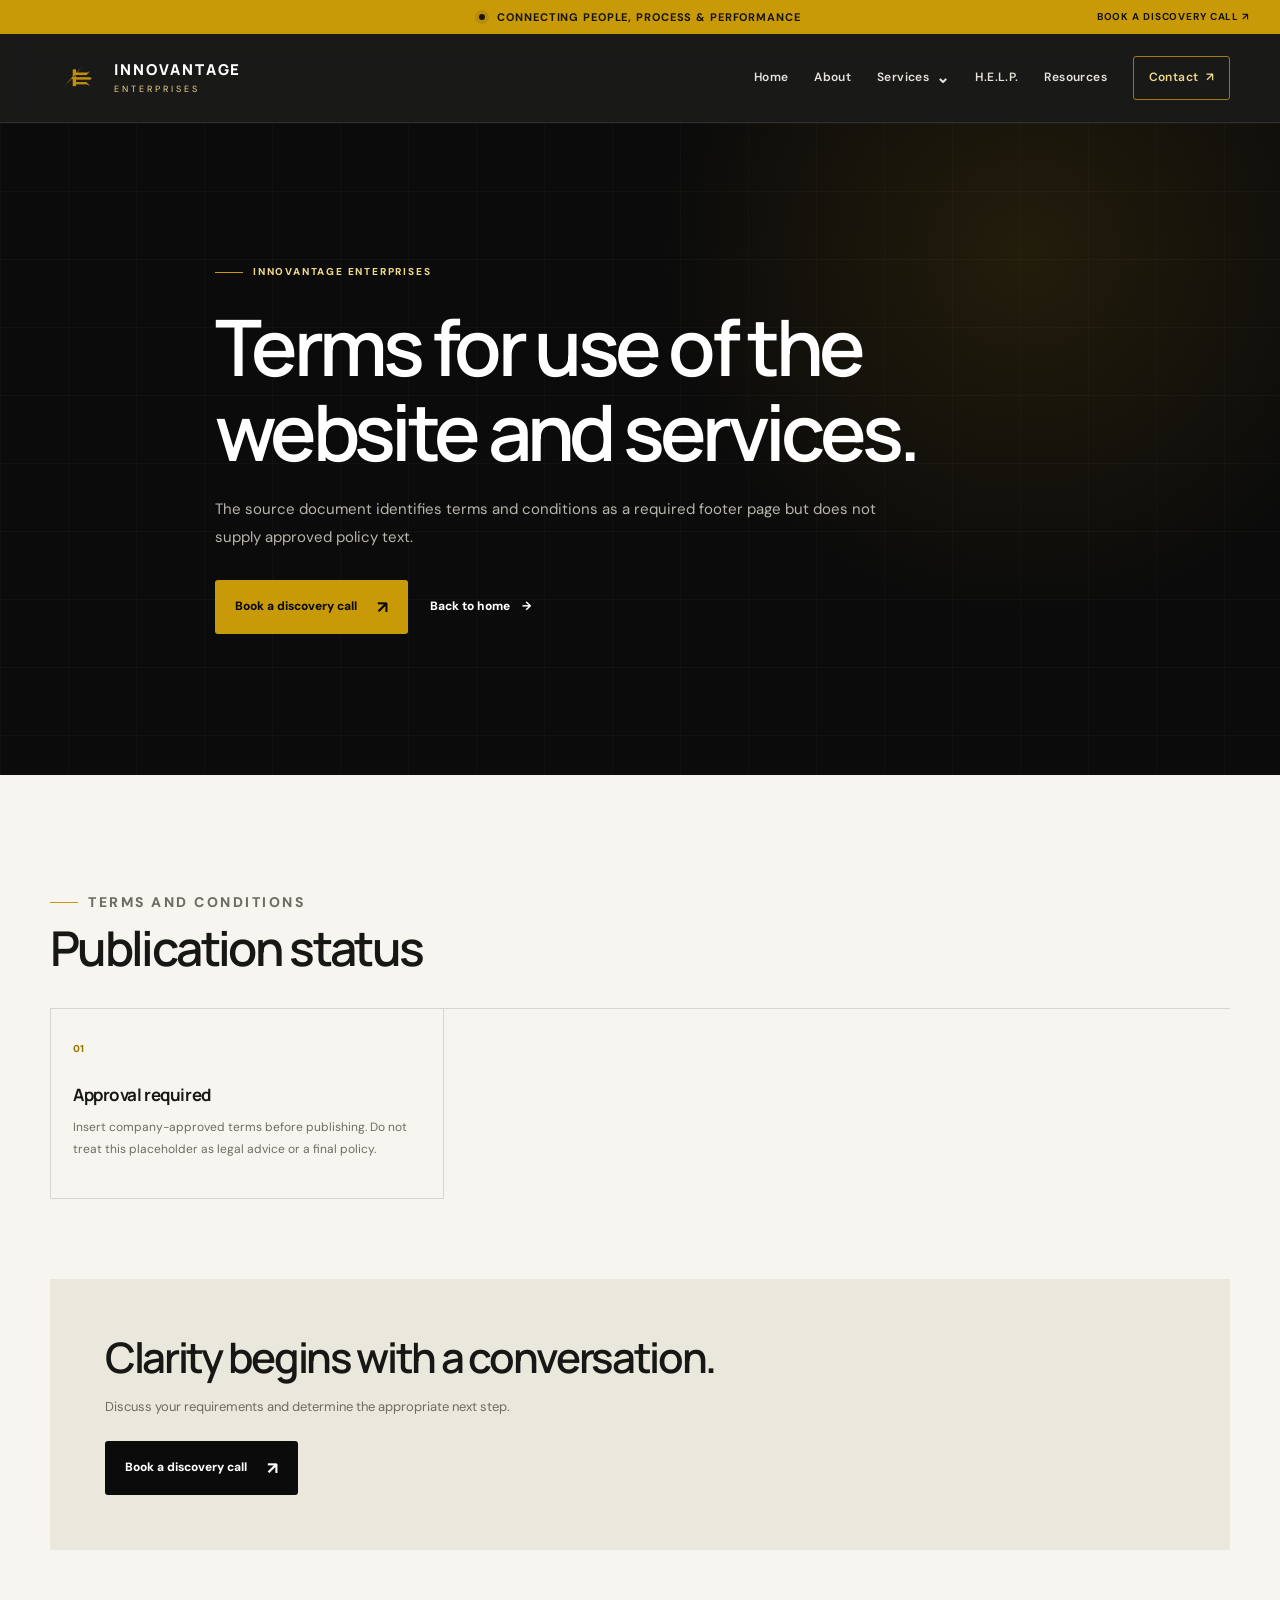
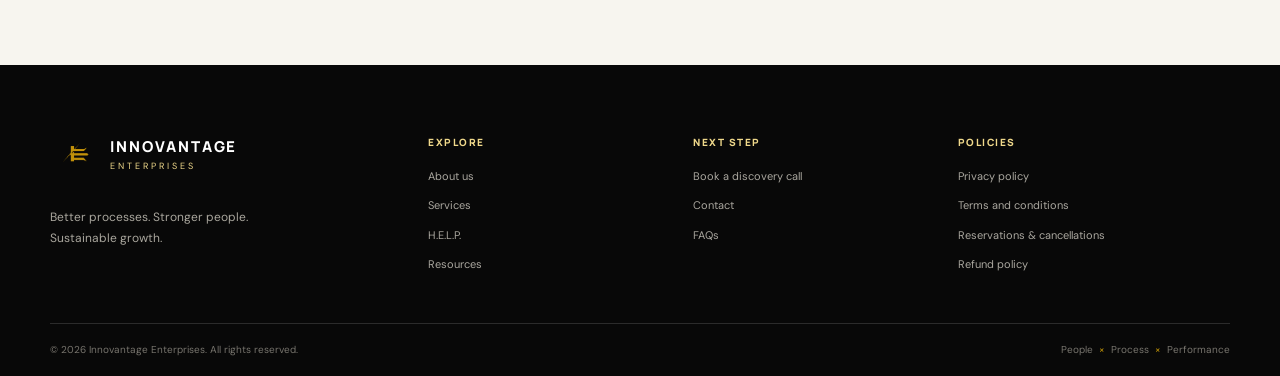
<file: pages/terms.html>
<!doctype html>
<html lang="en"><head>
<meta charset="utf-8"><meta name="viewport" content="width=device-width, initial-scale=1">
<meta name="theme-color" content="#0b0b0b">
<meta name="description" content="The source document identifies terms and conditions as a required footer page but does not supply approved policy text.">
<meta name="robots" content="index,follow">
<title>Terms and Conditions | Innovantage Enterprises</title>
<link rel="icon" href="../assets/innovantage-logo.png" type="image/png">
<link rel="preconnect" href="https://fonts.googleapis.com"><link rel="preconnect" href="https://fonts.gstatic.com" crossorigin>
<link href="https://fonts.googleapis.com/css2?family=DM+Sans:wght@400;500;600;700&family=Manrope:wght@400;500;600;700;800&display=swap" rel="stylesheet">
<link rel="stylesheet" href="../css/styles.css"><link rel="stylesheet" href="../css/inner-pages.css">
<script defer src="../js/main.js"></script></head><body>
<a class="skip-link" href="#main">Skip to content</a>
<div class="announcement-bar"><span class="announcement-dot" aria-hidden="true"></span><p>Connecting people, process &amp; performance</p><a href="book-a-call.html">Book a discovery call <span aria-hidden="true">↗</span></a></div>
<header class="site-header" data-header><div class="container nav-wrap">
  <a class="brand" href="../index.html" aria-label="Innovantage Enterprises home"><img src="../assets/innovantage-logo.png" alt="Innovantage Enterprises logo" width="58" height="58"><span class="brand-copy"><strong>INNOVANTAGE</strong><small>ENTERPRISES</small></span></a>
  <button class="menu-toggle" type="button" aria-expanded="false" aria-controls="primary-navigation" aria-label="Open navigation"><span></span><span></span><span></span></button>
  <nav class="primary-nav" id="primary-navigation" aria-label="Primary navigation">
    <a class="nav-link" href="../index.html">Home</a><a class="nav-link" href="about.html">About</a>
    <div class="nav-dropdown"><button class="nav-link dropdown-trigger" type="button" aria-expanded="false">Services <span class="chevron" aria-hidden="true">⌄</span></button>
      <div class="dropdown-panel"><div><span class="dropdown-kicker">FOR ORGANISATIONS</span><a href="services.html#organisations">SME Process Audit</a><a href="services.html#organisations">People Management</a><a href="services.html#organisations">Sales Transformation</a><a href="services.html#organisations">Leadership &amp; Change</a></div><div><span class="dropdown-kicker">FOR INDIVIDUALS</span><a href="services.html#individuals">Interview Preparation</a><a href="services.html#individuals">Employability Support</a><a href="services.html#individuals">Career Direction</a><a href="services.html#individuals">Mentoring</a></div><a class="dropdown-all" href="services.html">Explore all services <span aria-hidden="true">↗</span></a></div></div>
    <a class="nav-link" href="help-platform.html">H.E.L.P.</a><a class="nav-link" href="resources.html">Resources</a><a class="nav-link nav-contact" href="contact.html">Contact <span aria-hidden="true">↗</span></a>
  </nav></div></header>
<main id="main">
  <section class="inner-hero section-dark"><div class="container inner-hero-content"><p class="eyebrow"><span class="eyebrow-line"></span> INNOVANTAGE ENTERPRISES</p><h1>Terms for use of the website and services.</h1><p>The source document identifies terms and conditions as a required footer page but does not supply approved policy text.</p><div class="inner-hero-links"><a class="button button-gold" href="book-a-call.html">Book a discovery call <span aria-hidden="true">↗</span></a><a class="text-link light-link" href="../index.html">Back to home <span aria-hidden="true">→</span></a></div></div></section>
  <section class="section-pad inner-content"><div class="container"><div class="section-heading"><p class="eyebrow"><span class="eyebrow-line"></span> TERMS AND CONDITIONS</p><h2>Publication status</h2></div><div class="inner-card-grid"><article class="inner-card reveal"><span class="inner-card-index">01</span><h3>Approval required</h3><p>Insert company-approved terms before publishing. Do not treat this placeholder as legal advice or a final policy.</p></article></div><div class="inner-cta"><h2>Clarity begins with a conversation.</h2><p>Discuss your requirements and determine the appropriate next step.</p><a class="button button-dark" href="book-a-call.html">Book a discovery call <span aria-hidden="true">↗</span></a></div></div></section>
</main>
<footer class="site-footer"><div class="container footer-main"><div class="footer-brand-col"><a class="brand brand-footer" href="../index.html"><img src="../assets/innovantage-logo.png" alt="" width="54" height="54"><span class="brand-copy"><strong>INNOVANTAGE</strong><small>ENTERPRISES</small></span></a><p>Better processes. Stronger people. Sustainable growth.</p></div><div class="footer-column"><h2>Explore</h2><a href="about.html">About us</a><a href="services.html">Services</a><a href="help-platform.html">H.E.L.P.</a><a href="resources.html">Resources</a></div><div class="footer-column"><h2>Next step</h2><a href="book-a-call.html">Book a discovery call</a><a href="contact.html">Contact</a><a href="faq.html">FAQs</a></div><div class="footer-column"><h2>Policies</h2><a href="privacy-policy.html">Privacy policy</a><a href="terms.html">Terms and conditions</a><a href="cancellations.html">Reservations &amp; cancellations</a><a href="refunds.html">Refund policy</a></div></div><div class="container footer-bottom"><span>© <span data-year></span> Innovantage Enterprises. All rights reserved.</span><span>People <i>×</i> Process <i>×</i> Performance</span></div></footer>
</body></html>
</file>
<file: css/styles.css>
:root{
  --gold:#C99A08;--gold-bright:#E0B52C;--gold-soft:#F0D98B;--black:#0B0B0B;--charcoal:#252525;
  --ivory:#F7F5EF;--white:#FFFFFF;--muted:#B8B5AD;--ink:#171715;--line:rgba(17,17,15,.14);
  --dark-line:rgba(255,255,255,.14);--font-body:"DM Sans",Arial,sans-serif;--font-display:"Manrope","DM Sans",sans-serif;
  --container: min(1180px, calc(100% - 64px));--radius:18px;--ease:cubic-bezier(.22,.8,.25,1);
  color-scheme:light;
}
*{box-sizing:border-box}
html{scroll-behavior:smooth;scroll-padding-top:100px}
body{margin:0;background:var(--ivory);color:var(--ink);font-family:var(--font-body);font-size:16px;line-height:1.65;-webkit-font-smoothing:antialiased}
body.menu-open{overflow:hidden}
img{max-width:100%;display:block}
a{color:inherit;text-decoration:none}
button{font:inherit}
button,a{-webkit-tap-highlight-color:transparent}
button:focus-visible,a:focus-visible{outline:3px solid var(--gold-bright);outline-offset:4px}
::selection{background:var(--gold);color:var(--black)}
.container{width:var(--container);margin-inline:auto}
.skip-link{position:fixed;z-index:2000;left:1rem;top:1rem;transform:translateY(-160%);background:var(--gold);color:var(--black);padding:.8rem 1rem;border-radius:8px;font-weight:700}
.skip-link:focus{transform:translateY(0)}
.announcement-bar{min-height:34px;padding:6px 24px;background:var(--gold);color:#17140a;display:flex;justify-content:center;align-items:center;gap:12px;font-size:11px;letter-spacing:.08em;text-transform:uppercase;font-weight:700}
.announcement-bar p{margin:0}.announcement-bar a{margin-left:auto;position:absolute;right:30px;font-size:10px}.announcement-dot{width:6px;height:6px;border-radius:50%;background:#17140a;box-shadow:0 0 0 4px rgba(23,20,10,.1)}
.site-header{position:sticky;top:0;z-index:1000;background:rgba(11,11,11,.94);backdrop-filter:blur(18px);border-bottom:1px solid rgba(255,255,255,.1);transition:box-shadow .3s,background .3s}
.site-header.is-scrolled{box-shadow:0 10px 30px rgba(0,0,0,.18);background:rgba(11,11,11,.98)}
.nav-wrap{min-height:88px;display:flex;align-items:center;justify-content:space-between;gap:30px}
.brand{display:inline-flex;align-items:center;gap:12px;color:var(--white);flex-shrink:0}
.brand img{width:52px;height:52px;object-fit:contain}
.brand-copy{display:flex;flex-direction:column;line-height:1.12;letter-spacing:.13em}
.brand-copy strong{font:800 15px/1.2 var(--font-display);letter-spacing:.13em}
.brand-copy small{font-size:9px;letter-spacing:.33em;color:var(--gold-soft);margin-top:5px}
.primary-nav{display:flex;align-items:center;gap:clamp(14px,2vw,29px)}
.nav-link{border:0;background:none;color:#e7e4dc;font-size:12px;font-weight:600;letter-spacing:.035em;display:inline-flex;align-items:center;gap:7px;padding:12px 0;transition:color .2s;cursor:pointer;white-space:nowrap}
.nav-link:hover,.nav-link.is-active{color:var(--gold-bright)}
.nav-contact{border:1px solid rgba(201,154,8,.75);padding:11px 15px;border-radius:3px;color:var(--gold-soft)}
.nav-contact:hover{background:var(--gold);color:var(--black)}
.chevron{font-size:16px;transition:transform .25s}
.nav-dropdown{position:relative}
.nav-dropdown.open .chevron{transform:rotate(180deg)}
.dropdown-panel{position:absolute;right:-110px;top:calc(100% + 13px);width:min(560px,90vw);padding:26px;background:#141412;border:1px solid rgba(201,154,8,.28);box-shadow:0 24px 60px rgba(0,0,0,.35);display:grid;grid-template-columns:1fr 1fr;gap:22px;opacity:0;visibility:hidden;transform:translateY(8px);transition:opacity .2s,transform .2s,visibility .2s}
.nav-dropdown.open .dropdown-panel,.nav-dropdown:focus-within .dropdown-panel{opacity:1;visibility:visible;transform:translateY(0)}
.dropdown-panel>div{display:flex;flex-direction:column;gap:9px}
.dropdown-kicker{color:var(--gold);font-size:9px;letter-spacing:.16em;font-weight:800;margin-bottom:5px}
.dropdown-panel a{font-size:13px;color:#e9e6df;transition:color .2s}
.dropdown-panel a:hover{color:var(--gold-bright)}
.dropdown-all{grid-column:1/-1;padding-top:15px;border-top:1px solid var(--dark-line);display:flex;justify-content:space-between;font-weight:700}
.menu-toggle{display:none;background:transparent;border:1px solid rgba(255,255,255,.2);width:46px;height:44px;border-radius:4px;padding:11px;cursor:pointer}
.menu-toggle span{display:block;height:1px;background:var(--gold-soft);margin:5px 0;transition:transform .25s,opacity .25s}
.hero{position:relative;overflow:hidden}
.hero-dark,.section-dark{background:var(--black);color:var(--white)}
.hero{min-height:min(760px,calc(100svh - 120px));display:flex;flex-direction:column}
.hero-grid{position:absolute;inset:0;background-image:linear-gradient(rgba(255,255,255,.035) 1px,transparent 1px),linear-gradient(90deg,rgba(255,255,255,.035) 1px,transparent 1px);background-size:72px 72px;mask-image:linear-gradient(90deg,black,transparent 95%);pointer-events:none}
.hero-glow{position:absolute;border-radius:50%;filter:blur(2px);pointer-events:none}
.hero-glow-one{width:420px;height:420px;right:4%;top:6%;background:radial-gradient(circle,rgba(201,154,8,.12),transparent 70%)}
.hero-glow-two{width:300px;height:300px;left:-150px;bottom:-130px;background:radial-gradient(circle,rgba(201,154,8,.08),transparent 70%)}
.hero-layout{position:relative;z-index:1;display:grid;grid-template-columns:1.08fr .92fr;align-items:center;gap:30px;flex:1;padding-top:72px;padding-bottom:64px}
.hero-content{max-width:660px}
.eyebrow{display:flex;align-items:center;gap:10px;font-size:10px;font-weight:800;letter-spacing:.18em;text-transform:uppercase;color:#8c6a05;margin:0 0 24px}
.hero .eyebrow,.section-dark .eyebrow,.cta-panel .eyebrow{color:var(--gold-soft)}
.eyebrow-line{width:28px;height:1px;background:var(--gold);display:inline-block;flex-shrink:0}
.hero-title{font:600 clamp(42px,5.7vw,78px)/1.07 var(--font-display);letter-spacing:-.065em;margin:0;max-width:720px}
.hero-title em,h2 em{font-style:normal;color:var(--gold)}
.hero-copy{color:#c2c0b9;font-size:clamp(15px,1.3vw,17px);max-width:570px;line-height:1.8;margin:26px 0 30px}
.hero-actions{display:flex;align-items:center;flex-wrap:wrap;gap:22px}
.button{display:inline-flex;justify-content:center;align-items:center;gap:20px;padding:15px 19px;min-height:52px;border:1px solid transparent;border-radius:3px;font-size:12px;font-weight:800;line-height:1.3;transition:transform .25s var(--ease),background .25s,color .25s,border-color .25s;cursor:pointer}
.button span{font-size:17px;transition:transform .25s}
.button:hover{transform:translateY(-3px)}.button:hover span{transform:translate(3px,-2px)}
.button-gold{background:var(--gold);color:var(--black)}.button-gold:hover{background:var(--gold-bright)}
.button-dark{background:var(--black);color:var(--white)}.button-dark:hover{background:#34342e}
.text-link{display:inline-flex;align-items:center;gap:12px;font-size:12px;font-weight:800;color:var(--ink)}
.text-link span{transition:transform .2s}.text-link:hover span{transform:translateX(4px)}
.light-link{color:var(--white)}
.hero-note{display:flex;align-items:center;gap:12px;margin-top:43px;color:#aaa79f;font-size:11px;max-width:420px}
.note-mark{font-size:20px;color:var(--gold)}
.hero-art{position:relative;min-height:440px;display:grid;place-items:center;isolation:isolate}
.orbit{position:absolute;border:1px solid rgba(201,154,8,.28);border-radius:50%;aspect-ratio:1;left:50%;top:48%;transform:translate(-50%,-50%)}
.orbit-outer{width:min(390px,95%);animation:orbit-breathe 9s ease-in-out infinite}
.orbit-inner{width:min(270px,68%);border-style:dashed;border-color:rgba(255,255,255,.19);animation:orbit-rotate 50s linear infinite}
.art-crosshair{position:absolute;width:430px;height:1px;background:linear-gradient(90deg,transparent,rgba(201,154,8,.38),transparent);transform:rotate(-38deg)}
.art-center{position:relative;z-index:2;width:164px;height:164px;display:grid;place-items:center;border:1px solid rgba(201,154,8,.4);border-radius:50%;background:radial-gradient(circle,rgba(201,154,8,.13),rgba(11,11,11,.95) 70%);box-shadow:0 0 60px rgba(201,154,8,.09)}
.art-center img{width:100px;height:100px;object-fit:contain}
.orbit-label{position:absolute;z-index:3;min-width:145px;padding:12px 15px;background:rgba(20,20,18,.94);border:1px solid rgba(201,154,8,.24);display:grid;grid-template-columns:26px 1fr;column-gap:8px;align-items:center;box-shadow:0 12px 30px rgba(0,0,0,.2)}
.orbit-label .label-index{grid-row:span 2;color:var(--gold);font-size:10px}
.orbit-label strong{font-size:12px;letter-spacing:.02em}.orbit-label small{color:#a9a69d;font-size:9px;white-space:nowrap}
.label-people{top:8%;left:3%}.label-process{right:0;top:42%}.label-performance{bottom:7%;left:12%}
.art-caption{position:absolute;right:2%;bottom:0;text-align:right;text-transform:uppercase;font-size:9px;letter-spacing:.16em;color:#8c8981;line-height:1.8}.art-caption span{color:var(--gold)}
.hero-bottom{position:relative;z-index:1;display:flex;justify-content:space-between;align-items:center;border-top:1px solid var(--dark-line);padding-top:16px;padding-bottom:18px;color:#88857d;font-size:9px;letter-spacing:.16em;font-weight:700}
.scroll-cue{display:flex;align-items:center;gap:9px}.scroll-cue span{height:1px;width:30px;background:var(--gold)}
.section-pad{padding:clamp(72px,9vw,126px) 0}
.section-ivory{background:var(--ivory)}
.section-heading{margin-bottom:52px}
.split-heading{display:flex;align-items:flex-end;justify-content:space-between;gap:40px}
h2{font:600 clamp(34px,4.5vw,58px)/1.12 var(--font-display);letter-spacing:-.055em;margin:0}
.section-heading>p,.split-heading>p{max-width:390px;margin:0 0 5px;color:#6e6b63;font-size:14px;line-height:1.85}
.audience-grid{display:grid;grid-template-columns:1fr 1fr;gap:18px}
.audience-card{min-height:350px;padding:clamp(24px,4vw,42px);border:1px solid var(--line);display:flex;flex-direction:column;align-items:flex-start;transition:transform .35s var(--ease),box-shadow .35s}
.audience-card:hover{transform:translateY(-5px);box-shadow:0 22px 55px rgba(30,26,12,.08)}
.audience-card-dark{background:var(--black);color:var(--white);border-color:var(--black)}
.card-topline{display:flex;align-items:center;justify-content:space-between;width:100%;font-size:9px;font-weight:800;letter-spacing:.16em;color:#7c786d}
.audience-card-dark .card-topline{color:#a6a198}
.circle-arrow{display:grid;place-items:center;width:34px;height:34px;border:1px solid currentColor;border-radius:50%;font-size:14px;color:var(--gold)}
.audience-icon{font-size:30px;color:var(--gold);margin-top:30px;margin-bottom:8px}
.audience-card h3{font:600 clamp(26px,3vw,36px)/1.2 var(--font-display);letter-spacing:-.04em;margin:0 0 13px}
.audience-card p{max-width:460px;font-size:13px;color:#6e6b63;line-height:1.85;margin:0 0 25px}
.audience-card-dark p{color:#b8b5ad}.audience-card .text-link{margin-top:auto}
.services-section .section-heading{margin-bottom:38px}
.service-list{border-top:1px solid var(--line)}
.service-row{display:grid;grid-template-columns:48px 1.05fr 1.15fr 24px;gap:20px;align-items:center;padding:23px 4px;border-bottom:1px solid var(--line);transition:padding .25s,color .25s}
.service-row:hover{padding-inline:13px;color:#8e6c00}
.service-number{font-size:11px;color:#8c887e;font-weight:700}
.service-title{font:700 clamp(15px,1.7vw,20px)/1.35 var(--font-display);letter-spacing:-.025em}
.service-description{font-size:12px;color:#6e6b63;line-height:1.7}
.service-arrow{font-size:20px;color:var(--gold);text-align:right}
.section-end{display:flex;align-items:center;justify-content:space-between;gap:25px;margin-top:35px}
.section-end p{color:#6e6b63;font-size:12px;margin:0}
.difference-layout{display:grid;grid-template-columns:.82fr 1.18fr;gap:clamp(40px,9vw,130px)}
.difference-intro>p:not(.eyebrow){max-width:410px;color:#6e6b63;font-size:14px;line-height:1.9;margin:24px 0}
.difference-intro .text-link{margin-top:8px}
.difference-points{border-top:1px solid var(--line)}
.difference-point{display:grid;grid-template-columns:44px 1fr;gap:18px;padding:24px 0;border-bottom:1px solid var(--line)}
.difference-point>span{font-size:10px;color:#9b7600;font-weight:800;padding-top:4px}
.difference-point h3{font:700 17px/1.4 var(--font-display);margin:0 0 7px;letter-spacing:-.02em}
.difference-point p{font-size:12px;color:#6e6b63;line-height:1.8;margin:0;max-width:520px}
.section-dark .section-heading>p{color:#aaa79f}
.process-grid{display:grid;grid-template-columns:repeat(3,1fr);border-top:1px solid var(--dark-line);border-left:1px solid var(--dark-line)}
.process-step{min-height:200px;padding:26px 25px;border-right:1px solid var(--dark-line);border-bottom:1px solid var(--dark-line);transition:background .25s}
.process-step:hover{background:rgba(201,154,8,.055)}
.process-step>span{color:var(--gold);font-size:11px;font-weight:800}
.process-step h3{font:700 20px/1.3 var(--font-display);margin:26px 0 9px}
.process-step p{color:#aaa79f;font-size:12px;line-height:1.8;margin:0;max-width:280px}
.help-layout{display:grid;grid-template-columns:.95fr 1.05fr;gap:clamp(40px,9vw,120px);align-items:center}
.help-visual{min-height:400px;position:relative;display:grid;place-items:center;background:var(--black);color:var(--white);overflow:hidden}
.help-ring{position:absolute;border:1px solid rgba(201,154,8,.3);border-radius:50%;aspect-ratio:1}
.ring-a{width:82%;animation:orbit-rotate 60s linear infinite}.ring-b{width:58%;border-style:dashed;animation:orbit-rotate 45s linear infinite reverse}
.help-monogram{position:relative;z-index:1;font:800 clamp(35px,5vw,64px)/1 var(--font-display);letter-spacing:-.08em;color:var(--white)}
.help-monogram span{color:var(--gold)}
.help-visual-caption{position:absolute;bottom:22px;left:24px;font-size:9px;letter-spacing:.16em;line-height:1.7;color:#aaa79f}
.help-copy h3{font:600 14px/1.5 var(--font-display);color:#80796b;margin:13px 0 20px}
.help-copy>p:not(.eyebrow){font-size:14px;line-height:1.9;color:#6e6b63}
.help-feature-list{display:flex;flex-wrap:wrap;gap:8px;margin:24px 0}
.help-feature-list span{border:1px solid var(--line);padding:8px 11px;font-size:10px;font-weight:700}
.small-note{font-size:10px!important;color:#8d897f!important;font-style:italic}
.resources-layout{display:grid;grid-template-columns:1fr 1fr;gap:clamp(40px,8vw,110px);align-items:start}
.resources-copy>p:not(.eyebrow){font-size:14px;line-height:1.9;color:#6e6b63;max-width:440px;margin:22px 0}
.resource-stack{border-top:1px solid var(--line)}
.resource-item{display:grid;grid-template-columns:38px 1fr 20px;align-items:center;gap:12px;padding:18px 0;border-bottom:1px solid var(--line);transition:padding .2s,color .2s}
.resource-item:hover{padding-inline:8px;color:#8e6c00}
.resource-item span:first-child{font-size:10px;color:#8c887e}.resource-item strong{font-size:13px}.resource-item span:last-child{font-size:18px;color:var(--gold)}
.cta-section{padding-top:30px;padding-bottom:100px}
.cta-panel{position:relative;overflow:hidden;background:var(--black);color:var(--white);padding:clamp(40px,7vw,85px);text-align:center}
.cta-panel:before,.cta-panel:after{content:"";position:absolute;width:260px;height:260px;border:1px solid rgba(201,154,8,.18);border-radius:50%;pointer-events:none}
.cta-panel:before{left:-110px;top:-140px}.cta-panel:after{right:-100px;bottom:-170px}
.cta-panel>*{position:relative;z-index:1}
.cta-star{color:var(--gold);font-size:26px;margin-bottom:15px;animation:star-glow 4s ease-in-out infinite}
.cta-panel .eyebrow{justify-content:center;margin-bottom:18px}
.cta-panel h2{font-size:clamp(36px,5vw,62px)}
.cta-panel>p:not(.eyebrow){color:#b8b5ad;max-width:510px;margin:20px auto 27px;font-size:13px;line-height:1.9}
.cta-footnote{display:block;font-size:10px;color:#8e8b83;margin-top:16px}
.site-footer{background:#080808;color:var(--white);padding-top:65px}
.footer-main{display:grid;grid-template-columns:1.5fr 1fr 1fr 1.2fr;gap:38px;padding-bottom:50px}
.brand-footer img{width:48px;height:48px}
.footer-brand-col>p{font-size:12px;color:#a9a69d;max-width:220px;line-height:1.8;margin-top:20px}
.footer-column{display:flex;flex-direction:column;align-items:flex-start;gap:11px}
.footer-column h2{font:800 10px/1.4 var(--font-display);text-transform:uppercase;letter-spacing:.15em;color:var(--gold-soft);margin:5px 0 7px}
.footer-column a{font-size:11px;color:#aaa79f;transition:color .2s}
.footer-column a:hover{color:var(--gold-bright)}
.footer-bottom{display:flex;justify-content:space-between;gap:20px;padding:18px 0;border-top:1px solid var(--dark-line);font-size:10px;color:#77746d}
.footer-bottom i{font-style:normal;color:var(--gold);padding:0 3px}
.reveal{opacity:0;transform:translateY(22px);transition:opacity .7s var(--ease),transform .7s var(--ease)}
.reveal.is-visible{opacity:1;transform:translateY(0)}
@keyframes orbit-rotate{to{transform:translate(-50%,-50%) rotate(360deg)}}
@keyframes orbit-breathe{0%,100%{transform:translate(-50%,-50%) scale(1)}50%{transform:translate(-50%,-50%) scale(1.035)}}
@keyframes star-glow{0%,100%{opacity:.65;text-shadow:0 0 0 rgba(201,154,8,0)}50%{opacity:1;text-shadow:0 0 18px rgba(201,154,8,.6)}}
@media (prefers-reduced-motion:reduce){*,*::before,*::after{scroll-behavior:auto!important;animation-duration:.01ms!important;animation-iteration-count:1!important;transition-duration:.01ms!important}.reveal{opacity:1;transform:none}}
@media(max-width:1000px){
  :root{--container:min(100% - 44px,850px)}
  .nav-wrap{min-height:78px}.brand img{width:46px;height:46px}.brand-copy strong{font-size:13px}
  .menu-toggle{display:block;position:relative;z-index:1002}
  .primary-nav{position:fixed;inset:0 0 0 auto;width:min(410px,100%);height:100dvh;padding:105px 32px 35px;background:#0b0b0b;display:flex;flex-direction:column;align-items:stretch;gap:7px;overflow:auto;transform:translateX(105%);visibility:hidden;transition:transform .35s var(--ease),visibility .35s;border-left:1px solid rgba(201,154,8,.22)}
  .primary-nav.is-open{transform:translateX(0);visibility:visible}
  .nav-link{font-size:15px;padding:14px 0;width:100%;justify-content:space-between;border-bottom:1px solid rgba(255,255,255,.1)}
  .nav-contact{border:1px solid rgba(201,154,8,.65);padding:14px 15px;margin-top:10px}
  .nav-dropdown{width:100%}.dropdown-panel{position:static;width:100%;display:none;opacity:1;visibility:visible;transform:none;box-shadow:none;margin:0;padding:17px 0 5px;border:0;background:transparent;grid-template-columns:1fr 1fr;gap:15px}
  .nav-dropdown.open .dropdown-panel{display:grid}
  .dropdown-panel a{font-size:12px}.dropdown-kicker{font-size:8px}
  .menu-toggle[aria-expanded="true"] span:nth-child(1){transform:translateY(6px) rotate(45deg)}.menu-toggle[aria-expanded="true"] span:nth-child(2){opacity:0}.menu-toggle[aria-expanded="true"] span:nth-child(3){transform:translateY(-6px) rotate(-45deg)}
  .hero-layout{grid-template-columns:1fr 0.85fr;gap:15px;padding-top:65px}.hero-title{font-size:clamp(42px,6.5vw,65px)}
  .hero-art{min-height:370px}.orbit-label{min-width:125px;padding:9px 10px}.orbit-label small{font-size:8px}.label-people{left:0}
  .footer-main{grid-template-columns:1.2fr 1fr 1fr;}.footer-column:last-child{grid-column:2/-1}
}
@media(max-width:700px){
  :root{--container:calc(100% - 36px)}
  .announcement-bar{justify-content:flex-start;padding-inline:18px;font-size:9px;min-height:32px}.announcement-bar a{position:static;margin-left:auto;font-size:9px;white-space:nowrap}.announcement-dot{flex-shrink:0}
  .nav-wrap{min-height:72px}.brand{gap:9px}.brand img{width:42px;height:42px}.brand-copy strong{font-size:12px}.brand-copy small{font-size:8px}
  .primary-nav{padding:92px 24px 28px}
  .hero{min-height:auto}.hero-layout{grid-template-columns:1fr;padding-top:62px;padding-bottom:32px;gap:15px}
  .hero-title{font-size:clamp(42px,12vw,64px)}.hero-copy{font-size:14px;margin:22px 0 25px}.hero-actions{align-items:flex-start;gap:17px;flex-direction:column}.button{width:100%;justify-content:space-between;padding:14px 16px;font-size:11px}
  .hero-note{margin-top:27px}.hero-art{min-height:330px;margin-top:0}.orbit-outer{width:min(310px,88%)}.orbit-inner{width:min(215px,62%)}.art-center{width:130px;height:130px}.art-center img{width:78px;height:78px}.art-crosshair{width:320px}
  .orbit-label{min-width:116px;padding:8px 9px;grid-template-columns:21px 1fr;gap:6px}.orbit-label strong{font-size:10px}.orbit-label small{font-size:7px}.label-people{top:4%;left:2%}.label-process{right:0;top:40%}.label-performance{bottom:3%;left:4%}.art-caption{right:0;bottom:0;font-size:7px}
  .hero-bottom{font-size:8px;letter-spacing:.1em}.scroll-cue{gap:6px}.scroll-cue span{width:17px}
  .section-pad{padding:74px 0}.split-heading{display:block}.section-heading{margin-bottom:32px}.section-heading>p,.split-heading>p{font-size:13px;margin-top:20px}
  h2{font-size:clamp(34px,9vw,48px)}
  .audience-grid{grid-template-columns:1fr;gap:12px}.audience-card{min-height:320px;padding:25px}.audience-icon{margin-top:22px}
  .service-row{grid-template-columns:28px 1fr 20px;gap:10px;padding:18px 0}.service-title{font-size:15px}.service-description{grid-column:2/3;grid-row:2;font-size:11px}.service-arrow{grid-column:3;grid-row:1/3}
  .section-end{align-items:flex-start;flex-direction:column}.section-end .button{width:auto;min-width:190px}
  .difference-layout{grid-template-columns:1fr;gap:40px}.difference-intro>p:not(.eyebrow){font-size:13px}
  .process-grid{grid-template-columns:1fr 1fr}.process-step{min-height:190px;padding:20px 16px}.process-step h3{font-size:17px;margin-top:22px}.process-step p{font-size:11px}
  .help-layout,.resources-layout{grid-template-columns:1fr;gap:35px}.help-visual{min-height:310px}.help-copy>p:not(.eyebrow),.resources-copy>p:not(.eyebrow){font-size:13px}
  .cta-section{padding-top:0;padding-bottom:75px}.cta-panel{padding:42px 22px}.cta-panel h2{font-size:clamp(35px,10vw,48px)}.cta-panel>p:not(.eyebrow){font-size:12px}
  .footer-main{grid-template-columns:1fr 1fr;gap:34px 20px;padding-bottom:38px}.footer-brand-col{grid-column:1/-1}.footer-column:last-child{grid-column:auto}.footer-bottom{flex-direction:column;gap:8px;font-size:9px}
}
@media(max-width:380px){
  :root{--container:calc(100% - 28px)}
  .announcement-bar p{max-width:190px}.announcement-bar a{font-size:8px}
  .brand-copy strong{font-size:11px;letter-spacing:.09em}.brand-copy small{letter-spacing:.24em}
  .hero-title{font-size:40px}.hero-art{min-height:290px}.orbit-label{min-width:104px}.orbit-label small{white-space:normal}
  .process-grid{grid-template-columns:1fr}.process-step{min-height:150px}.process-step h3{margin-top:16px}
  .footer-main{grid-template-columns:1fr}.footer-brand-col,.footer-column:last-child{grid-column:auto}
}
</file>
<file: css/inner-pages.css>
.inner-hero{position:relative;overflow:hidden;padding:clamp(76px,11vw,145px) 0;background-image:radial-gradient(circle at 80% 20%,rgba(201,154,8,.12),transparent 32%),linear-gradient(rgba(255,255,255,.025) 1px,transparent 1px),linear-gradient(90deg,rgba(255,255,255,.025) 1px,transparent 1px);background-size:auto,68px 68px,68px 68px}
.inner-hero-content{position:relative;z-index:1;max-width:850px}
.inner-hero h1{font:600 clamp(40px,7vw,78px)/1.08 var(--font-display);letter-spacing:-.06em;max-width:900px;margin:0 0 22px}
.inner-hero h1 em{font-style:normal;color:var(--gold)}
.inner-hero-content>p:not(.eyebrow){max-width:700px;color:#b8b5ad;font-size:15px;line-height:1.9}
.inner-hero-links{display:flex;align-items:center;flex-wrap:wrap;gap:22px;margin-top:28px}
.inner-content .section-heading{margin-bottom:34px}.inner-content .section-heading h2{font-size:clamp(32px,4vw,48px)}
.inner-card-grid{display:grid;grid-template-columns:repeat(3,minmax(0,1fr));border-top:1px solid var(--line);border-left:1px solid var(--line)}
.inner-card{padding:25px 22px;min-height:190px;border-right:1px solid var(--line);border-bottom:1px solid var(--line);transition:background .25s,transform .25s}
.inner-card:hover{background:rgba(201,154,8,.06);transform:translateY(-2px)}
.inner-card-index{font-size:10px;color:#9a7500;font-weight:800}
.inner-card h3{font:700 17px/1.4 var(--font-display);margin:22px 0 9px;letter-spacing:-.025em}
.inner-card p{font-size:12px;line-height:1.85;color:#6e6b63;margin:0}
.inner-callout{margin-top:35px;border-left:3px solid var(--gold);background:#eeece4;padding:23px 25px}
.inner-callout strong{font:700 18px var(--font-display)}.inner-callout p{font-size:13px;color:#6e6b63;margin-bottom:0}
.inner-cta{margin-top:80px;padding:clamp(30px,5vw,55px);background:#eae7dd}
.inner-cta h2{font-size:clamp(28px,4vw,42px)}.inner-cta p{font-size:13px;color:#6e6b63;margin:14px 0 24px}
@media(max-width:800px){.inner-card-grid{grid-template-columns:repeat(2,minmax(0,1fr))}.inner-hero-content>p:not(.eyebrow){font-size:14px}}
@media(max-width:520px){.inner-card-grid{grid-template-columns:1fr}.inner-card{min-height:0;padding:22px}.inner-card h3{margin-top:15px}.inner-hero-links{align-items:stretch;flex-direction:column}.inner-hero-links .text-link{padding:6px 0}.inner-cta{margin-top:55px}}
</file>
